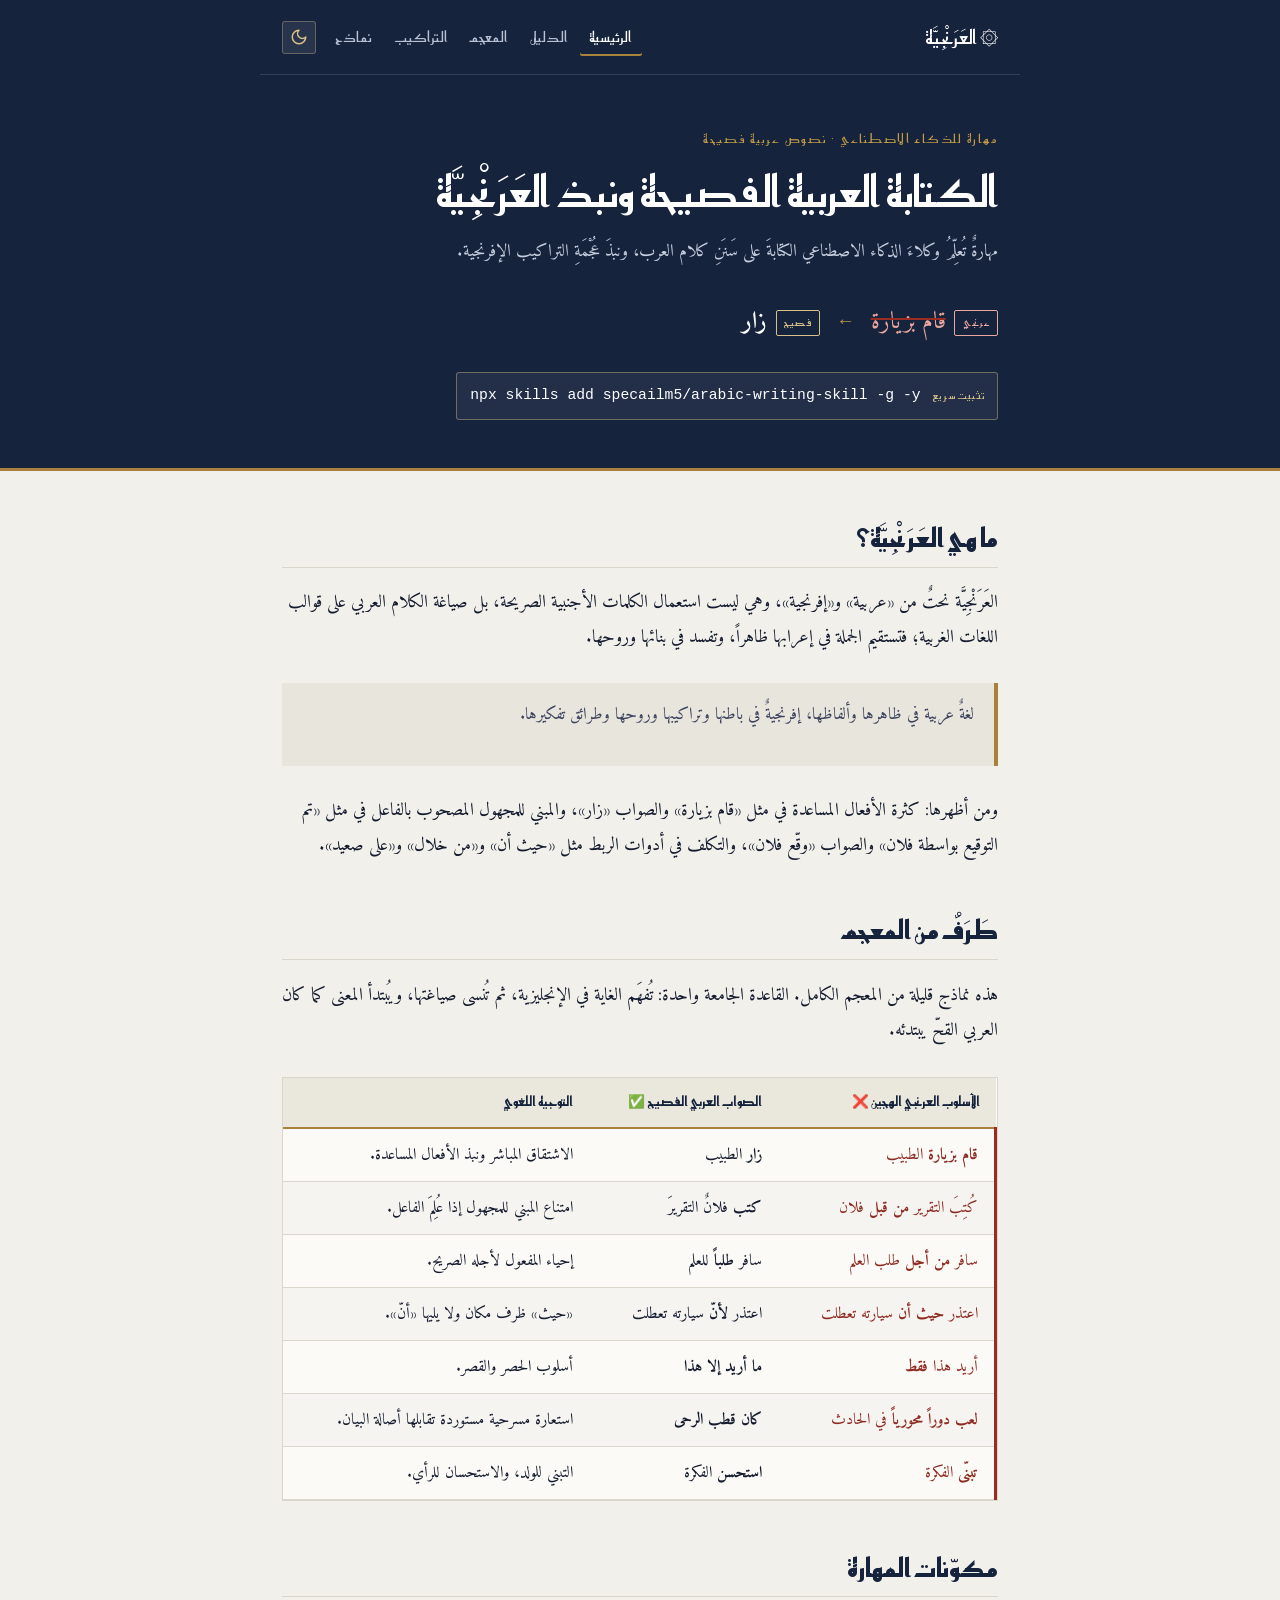
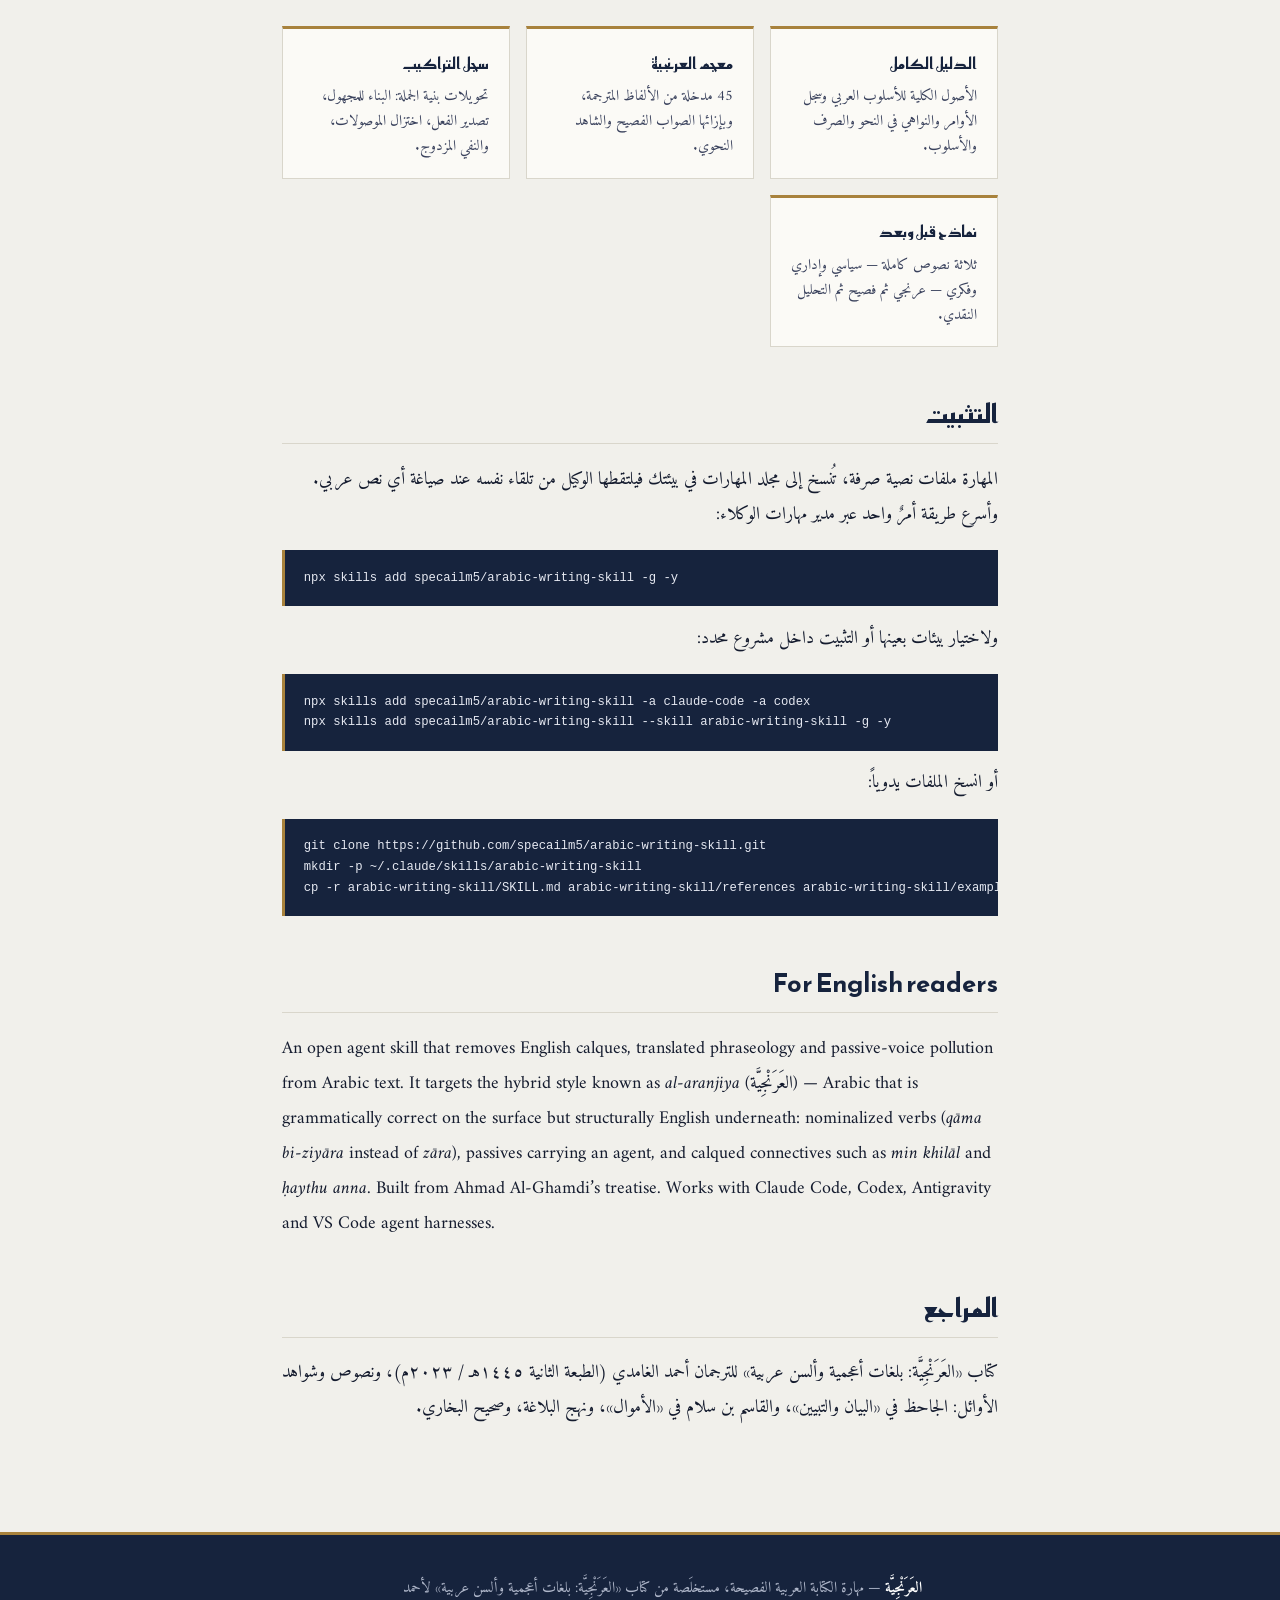
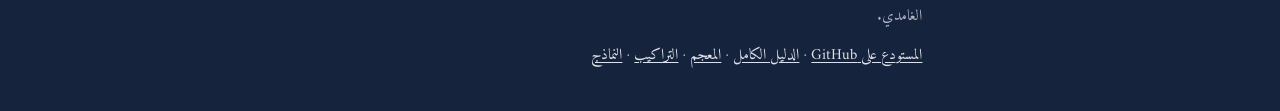
<file: docs/index.html>
<!DOCTYPE html>
<html lang="ar" dir="rtl">
<head>
<meta charset="utf-8">
<meta name="viewport" content="width=device-width, initial-scale=1">
<title>العرنجية: مهارة الكتابة العربية الفصيحة | Arabic Writing Skill</title>
<meta name="description" content="مهارة ذكاء اصطناعي تنقّي العربية من العرنجية: «قام بزيارة» ← «زار»، و«تم التوقيع بواسطة» ← «وقّع». Arabic writing skill that removes English calques from Arabic text.">
<link rel="canonical" href="https://specailm5.github.io/arabic-writing-skill/">
<meta name="robots" content="index,follow,max-snippet:-1,max-image-preview:large">
<meta name="author" content="Saif hassan">
<meta property="og:type" content="article">
<meta property="og:site_name" content="العَرَنْجِيَّة — مهارة الكتابة العربية الفصيحة">
<meta property="og:locale" content="ar_AR">
<meta property="og:title" content="العرنجية: مهارة الكتابة العربية الفصيحة | Arabic Writing Skill">
<meta property="og:description" content="مهارة ذكاء اصطناعي تنقّي العربية من العرنجية: «قام بزيارة» ← «زار»، و«تم التوقيع بواسطة» ← «وقّع». Arabic writing skill that removes English calques from Arabic text.">
<meta property="og:url" content="https://specailm5.github.io/arabic-writing-skill/">
<meta name="twitter:card" content="summary">
<meta name="twitter:title" content="العرنجية: مهارة الكتابة العربية الفصيحة | Arabic Writing Skill">
<meta name="twitter:description" content="مهارة ذكاء اصطناعي تنقّي العربية من العرنجية: «قام بزيارة» ← «زار»، و«تم التوقيع بواسطة» ← «وقّع». Arabic writing skill that removes English calques from Arabic text.">
<link rel="icon" href="favicon.svg" type="image/svg+xml">
<link rel="preconnect" href="https://fonts.googleapis.com">
<link rel="preconnect" href="https://fonts.gstatic.com" crossorigin>
<link rel="stylesheet" href="https://fonts.googleapis.com/css2?family=Amiri:ital,wght@0,400;0,700;1,400&amp;family=Reem+Kufi:wght@400;600&amp;display=swap">
<link rel="stylesheet" href="style.css?v=2">
<script src="theme.js"></script>
<script type="application/ld+json">{"@context":"https://schema.org","@graph":[{"@type":"WebSite","@id":"https://specailm5.github.io/arabic-writing-skill/#site","url":"https://specailm5.github.io/arabic-writing-skill/","name":"العَرَنْجِيَّة — مهارة الكتابة العربية الفصيحة","inLanguage":"ar","description":"مهارة للذكاء الاصطناعي تنقّي النص العربي من التراكيب الإفرنجية المترجمة (العرنجية)."},{"@type":"SoftwareApplication","@id":"https://specailm5.github.io/arabic-writing-skill/#app","name":"arabic-writing-skill","applicationCategory":"DeveloperApplication","operatingSystem":"Windows, macOS, Linux","url":"https://github.com/specailm5/arabic-writing-skill","codeRepository":"https://github.com/specailm5/arabic-writing-skill","inLanguage":["ar","en"],"description":"Agent skill for authentic Arabic writing: removes English calques, translated phraseology and passive-voice pollution from Arabic text.","offers":{"@type":"Offer","price":"0","priceCurrency":"USD"},"keywords":"العربية الفصيحة, العرنجية, Arabic writing, calque, translation, Claude skill, Codex, Antigravity"}]}</script>
</head>
<body>
<a class="skip" href="#main">تخطَّ إلى المتن</a>
<header class="top">
<div class="wrap bar">
<a class="brand" href="index.html">۞ العَرَنْجِيَّة</a>
<div class="bar-end">
<nav>
<a href="index.html" aria-current="page">الرئيسية</a>
<a href="guide.html">الدليل</a>
<a href="vocabulary.html">المعجم</a>
<a href="stylistic-patterns.html">التراكيب</a>
<a href="before-after.html">نماذج</a>
</nav>
<button type="button" class="theme-toggle" id="themeToggle" aria-label="تبديل المظهر" title="تبديل المظهر">
<svg class="theme-icon-sun" width="18" height="18" viewBox="0 0 24 24" fill="none" stroke="currentColor" stroke-width="2" stroke-linecap="round" stroke-linejoin="round" aria-hidden="true"><circle cx="12" cy="12" r="4"/><path d="M12 2v2M12 20v2M4.93 4.93l1.41 1.41M17.66 17.66l1.41 1.41M2 12h2M20 12h2M6.34 17.66l-1.41 1.41M19.07 4.93l-1.41 1.41"/></svg>
<svg class="theme-icon-moon" width="18" height="18" viewBox="0 0 24 24" fill="none" stroke="currentColor" stroke-width="2" stroke-linecap="round" stroke-linejoin="round" aria-hidden="true"><path d="M12 3a6 6 0 0 0 9 9 9 9 0 1 1-9-9Z"/></svg>
</button>
</div>
</div>
<div class="wrap hero">
<p class="eyebrow">مهارة للذكاء الاصطناعي · نصوص عربية فصيحة</p>
<h1>الكتابة العربية الفصيحة ونبذ العَرَنْجِيَّة</h1>
<p class="lede">مهارةٌ تُعلِّمُ وكلاءَ الذكاء الاصطناعي الكتابةَ على سَنَنِ كلام العرب، ونبذَ عُجْمَةِ التراكيب الإفرنجية.</p>
<div class="pair"><span class="side"><span class="tag tag-bad">عرنجي</span><del>قام بزيارة</del></span><span class="arrow" aria-hidden="true">←</span><span class="side"><span class="tag tag-good">فصيح</span><ins>زار</ins></span></div>
<div class="install"><span class="install-tag">تثبيت سريع</span><code class="cmd">npx skills add specailm5/arabic-writing-skill -g -y</code></div>
</div>
</header>
<main id="main">
<div class="wrap">
<div class="prose">
<h2>ما هي العَرَنْجِيَّة؟</h2>
<p>العَرَنْجِيَّة نحتٌ من «عربية» و«إفرنجية»، وهي ليست استعمال الكلمات الأجنبية الصريحة، بل صياغة الكلام العربي على قوالب اللغات الغربية؛ فتستقيم الجملة في إعرابها ظاهراً، وتفسد في بنائها وروحها.</p>
<blockquote><p>لغةٌ عربية في ظاهرها وألفاظها، إفرنجيةٌ في باطنها وتراكيبها وروحها وطرائق تفكيرها.</p></blockquote>
<p>ومن أظهرها: كثرة الأفعال المساعدة في مثل «قام بزيارة» والصواب «زار»، والمبني للمجهول المصحوب بالفاعل في مثل «تم التوقيع بواسطة فلان» والصواب «وقّع فلان»، والتكلف في أدوات الربط مثل «حيث أن» و«من خلال» و«على صعيد».</p>
<h2>طَرَفٌ من المعجم</h2>
<p>هذه نماذج قليلة من المعجم الكامل. القاعدة الجامعة واحدة: تُفهَم الغاية في الإنجليزية، ثم تُنسى صياغتها، ويُبتدأ المعنى كما كان العربي القحّ يبتدئه.</p>
<div class="tw t-wrong"><table><thead><tr><th>الأسلوب العرنجي الهجين ❌</th><th>الصواب العربي الفصيح ✅</th><th>التوجيه اللغوي</th></tr></thead><tbody><tr><td><strong>قام بزيارة</strong> الطبيب</td><td><strong>زار</strong> الطبيب</td><td>الاشتقاق المباشر ونبذ الأفعال المساعدة.</td></tr><tr><td>كُتِبَ التقرير <strong>من قبل</strong> فلان</td><td><strong>كتب</strong> فلانٌ التقريرَ</td><td>امتناع المبني للمجهول إذا عُلِمَ الفاعل.</td></tr><tr><td>سافر <strong>من أجل</strong> طلب العلم</td><td>سافر <strong>طلباً</strong> للعلم</td><td>إحياء المفعول لأجله الصريح.</td></tr><tr><td>اعتذر <strong>حيث أن</strong> سيارته تعطلت</td><td>اعتذر <strong>لأنّ</strong> سيارته تعطلت</td><td>«حيث» ظرف مكان ولا يليها «أنّ».</td></tr><tr><td>أريد هذا <strong>فقط</strong></td><td><strong>ما أريد إلا هذا</strong></td><td>أسلوب الحصر والقصر.</td></tr><tr><td><strong>لعب دوراً محورياً</strong> في الحادث</td><td><strong>كان قطب الرحى</strong></td><td>استعارة مسرحية مستوردة تقابلها أصالة البيان.</td></tr><tr><td><strong>تبنّى</strong> الفكرة</td><td><strong>استحسن</strong> الفكرة</td><td>التبني للولد، والاستحسان للرأي.</td></tr></tbody></table></div>
<h2>مكوّنات المهارة</h2>
<div class="cards">
<a class="card" href="guide.html"><h3>الدليل الكامل</h3><p>الأصول الكلية للأسلوب العربي وسجل الأوامر والنواهي في النحو والصرف والأسلوب.</p></a>
<a class="card" href="vocabulary.html"><h3>معجم العرنجية</h3><p>45 مدخلة من الألفاظ المترجمة، وبإزائها الصواب الفصيح والشاهد النحوي.</p></a>
<a class="card" href="stylistic-patterns.html"><h3>سجل التراكيب</h3><p>تحويلات بنية الجملة: البناء للمجهول، تصدير الفعل، اختزال الموصولات، والنفي المزدوج.</p></a>
<a class="card" href="before-after.html"><h3>نماذج قبل وبعد</h3><p>ثلاثة نصوص كاملة — سياسي وإداري وفكري — عرنجي ثم فصيح ثم التحليل النقدي.</p></a>
</div>
<h2>التثبيت</h2>
<p>المهارة ملفات نصية صرفة، تُنسخ إلى مجلد المهارات في بيئتك فيلتقطها الوكيل من تلقاء نفسه عند صياغة أي نص عربي. وأسرع طريقة أمرٌ واحد عبر مدير مهارات الوكلاء:</p>
<pre><code>npx skills add specailm5/arabic-writing-skill -g -y</code></pre>
<p>ولاختيار بيئات بعينها أو التثبيت داخل مشروع محدد:</p>
<pre><code>npx skills add specailm5/arabic-writing-skill -a claude-code -a codex
npx skills add specailm5/arabic-writing-skill --skill arabic-writing-skill -g -y</code></pre>
<p>أو انسخ الملفات يدوياً:</p>
<pre><code>git clone https://github.com/specailm5/arabic-writing-skill.git
mkdir -p ~/.claude/skills/arabic-writing-skill
cp -r arabic-writing-skill/SKILL.md arabic-writing-skill/references arabic-writing-skill/examples ~/.claude/skills/arabic-writing-skill/</code></pre>
<h2>For English readers</h2>
<p class="en">An open agent skill that removes English calques, translated phraseology and passive-voice pollution from Arabic text. It targets the hybrid style known as <em>al-aranjiya</em> (العَرَنْجِيَّة) — Arabic that is grammatically correct on the surface but structurally English underneath: nominalized verbs (<em>qāma bi-ziyāra</em> instead of <em>zāra</em>), passives carrying an agent, and calqued connectives such as <em>min khilāl</em> and <em>ḥaythu anna</em>. Built from Ahmad Al-Ghamdi’s treatise. Works with Claude Code, Codex, Antigravity and VS Code agent harnesses.</p>
<h2>المراجع</h2>
<p>كتاب «العَرَنْجِيَّة: بلغات أعجمية وألسن عربية» للترجمان أحمد الغامدي (الطبعة الثانية ١٤٤٥هـ / ٢٠٢٣م)، ونصوص وشواهد الأوائل: الجاحظ في «البيان والتبيين»، والقاسم بن سلام في «الأموال»، ونهج البلاغة، وصحيح البخاري.</p>
</div>
</div>
</main>
<footer>
<div class="wrap foot">
<p><strong>العَرَنْجِيَّة</strong> — مهارة الكتابة العربية الفصيحة، مستخلَصة من كتاب «العَرَنْجِيَّة: بلغات أعجمية وألسن عربية» لأحمد الغامدي.</p>
<p><a href="https://github.com/specailm5/arabic-writing-skill">المستودع على GitHub</a> · <a href="guide.html">الدليل الكامل</a> · <a href="vocabulary.html">المعجم</a> · <a href="stylistic-patterns.html">التراكيب</a> · <a href="before-after.html">النماذج</a></p>
</div>
</footer>
</body>
</html>
</file>
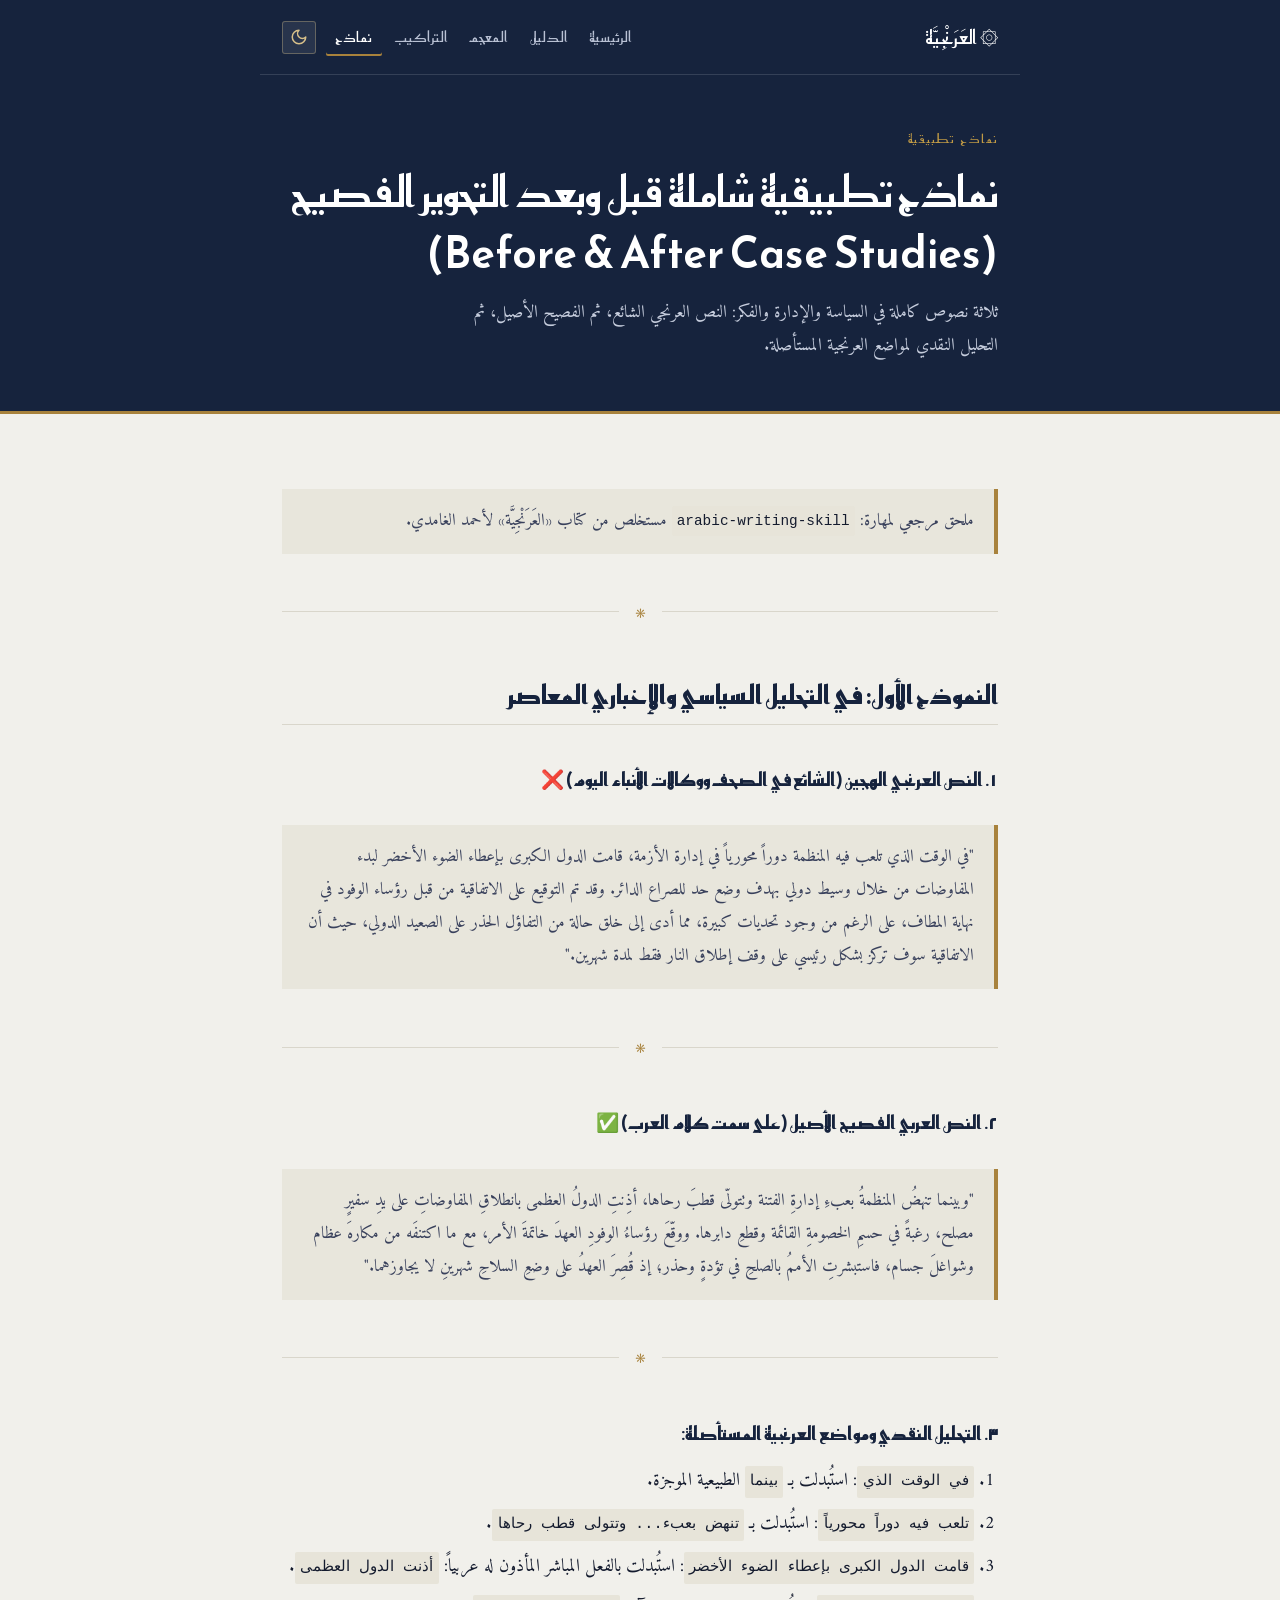
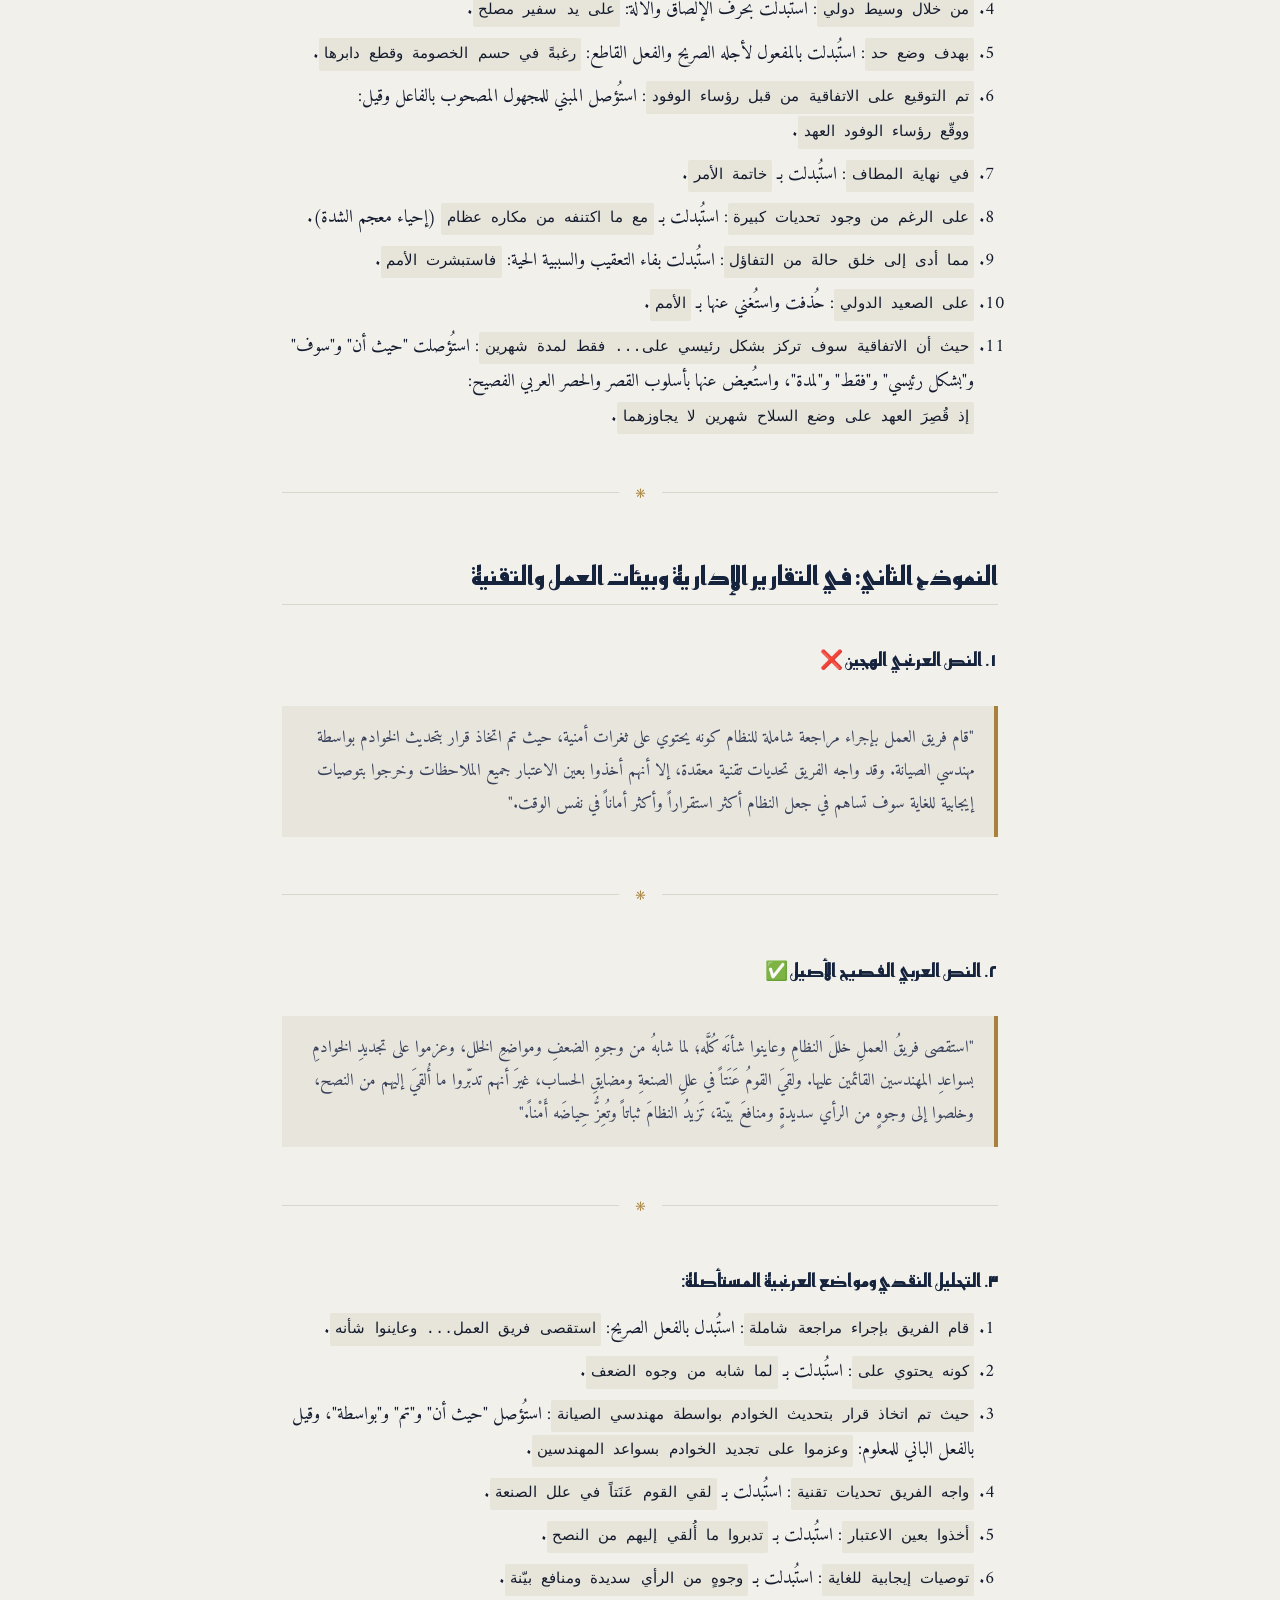
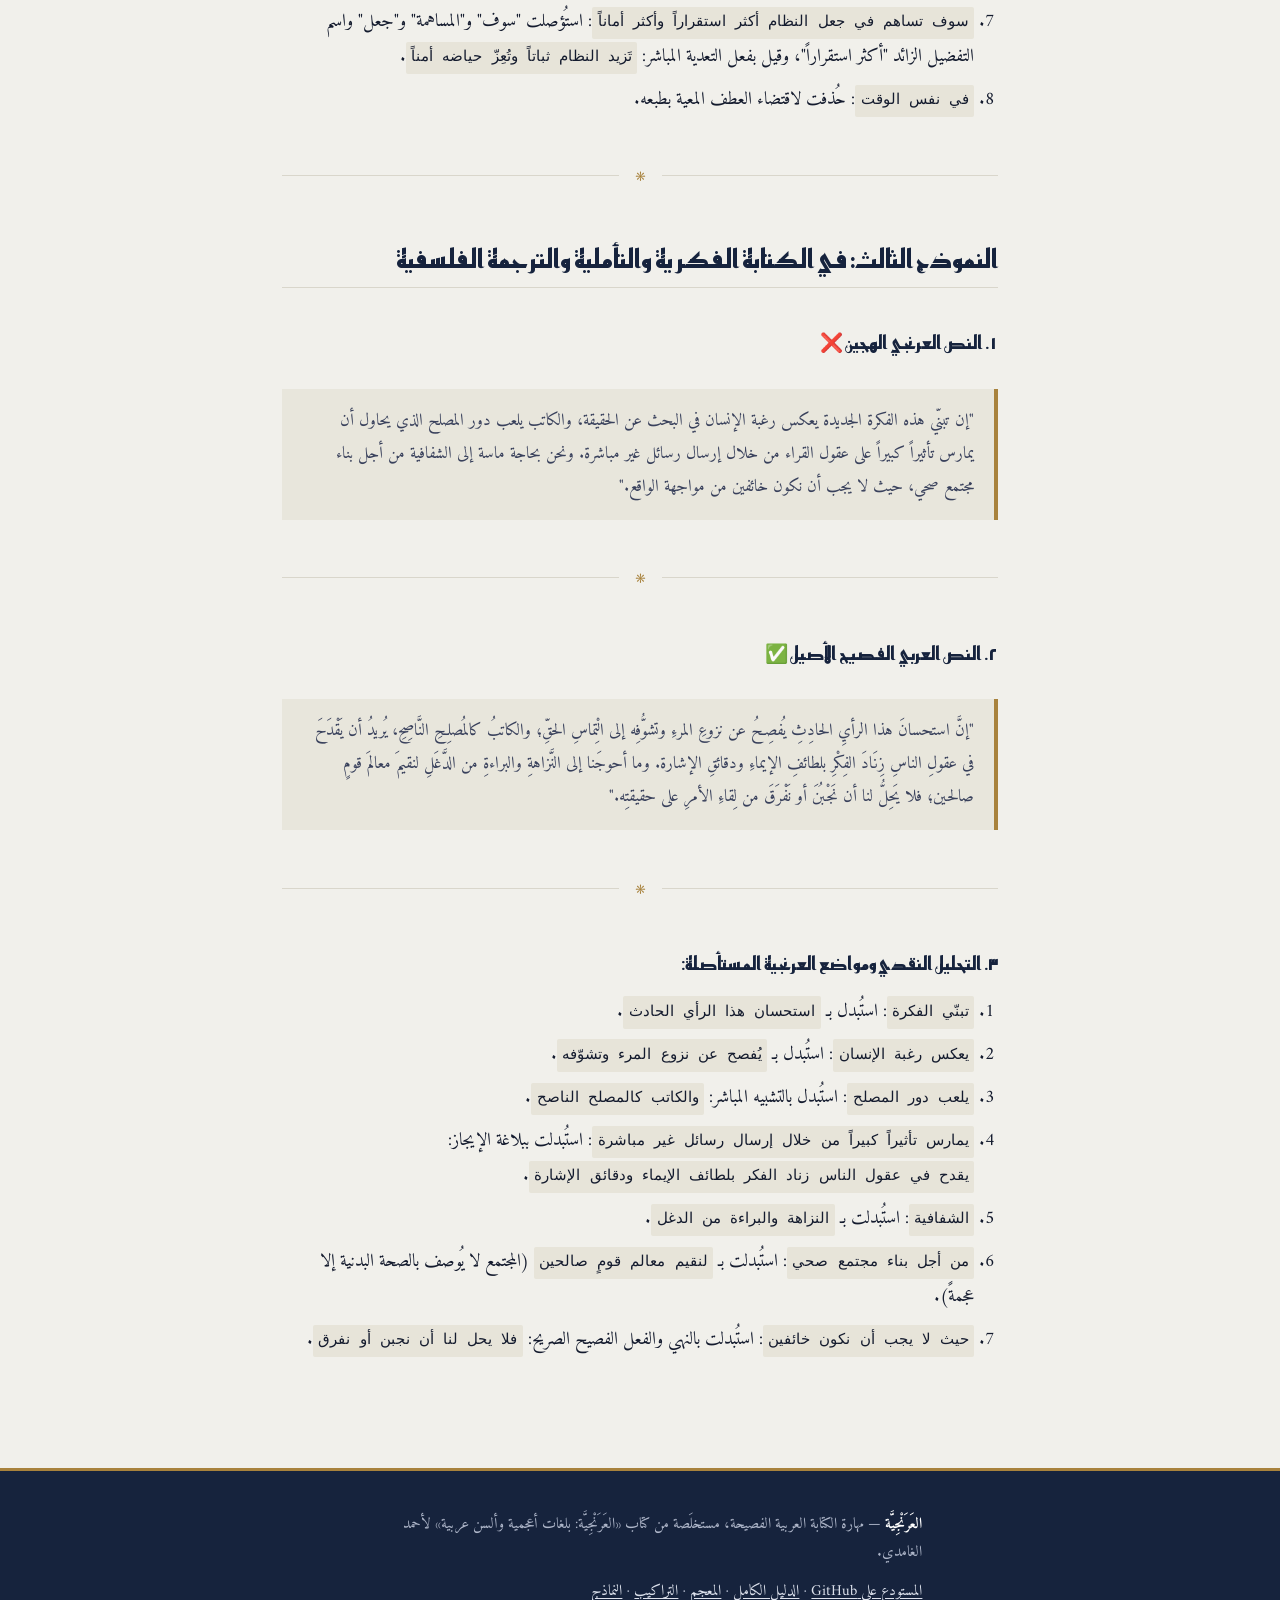
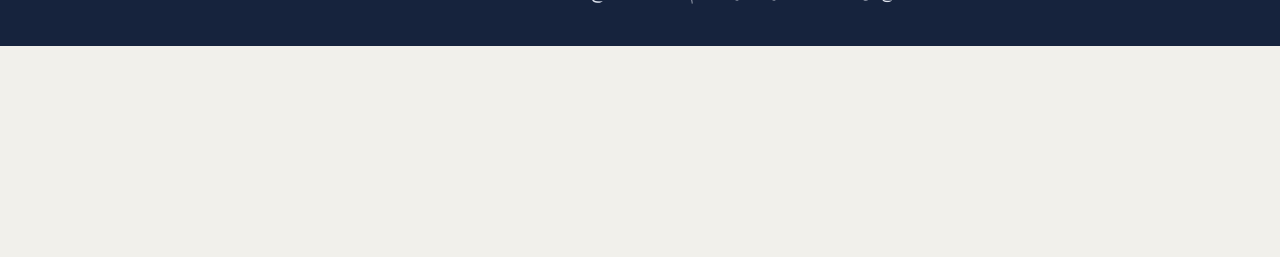
<file: docs/before-after.html>
<!DOCTYPE html>
<html lang="ar" dir="rtl">
<head>
<meta charset="utf-8">
<meta name="viewport" content="width=device-width, initial-scale=1">
<title>نماذج قبل وبعد: تحرير النص العربي من العرنجية</title>
<meta name="description" content="ثلاثة نماذج تطبيقية كاملة — في التحليل السياسي، والتقارير الإدارية، والكتابة الفكرية — تعرض النص العرنجي ثم الفصيح ثم التحليل النقدي لمواضع العرنجية.">
<link rel="canonical" href="https://specailm5.github.io/arabic-writing-skill/before-after.html">
<meta name="robots" content="index,follow,max-snippet:-1,max-image-preview:large">
<meta name="author" content="Saif hassan">
<meta property="og:type" content="article">
<meta property="og:site_name" content="العَرَنْجِيَّة — مهارة الكتابة العربية الفصيحة">
<meta property="og:locale" content="ar_AR">
<meta property="og:title" content="نماذج قبل وبعد: تحرير النص العربي من العرنجية">
<meta property="og:description" content="ثلاثة نماذج تطبيقية كاملة — في التحليل السياسي، والتقارير الإدارية، والكتابة الفكرية — تعرض النص العرنجي ثم الفصيح ثم التحليل النقدي لمواضع العرنجية.">
<meta property="og:url" content="https://specailm5.github.io/arabic-writing-skill/before-after.html">
<meta name="twitter:card" content="summary">
<meta name="twitter:title" content="نماذج قبل وبعد: تحرير النص العربي من العرنجية">
<meta name="twitter:description" content="ثلاثة نماذج تطبيقية كاملة — في التحليل السياسي، والتقارير الإدارية، والكتابة الفكرية — تعرض النص العرنجي ثم الفصيح ثم التحليل النقدي لمواضع العرنجية.">
<link rel="icon" href="favicon.svg" type="image/svg+xml">
<link rel="preconnect" href="https://fonts.googleapis.com">
<link rel="preconnect" href="https://fonts.gstatic.com" crossorigin>
<link rel="stylesheet" href="https://fonts.googleapis.com/css2?family=Amiri:ital,wght@0,400;0,700;1,400&amp;family=Reem+Kufi:wght@400;600&amp;display=swap">
<link rel="stylesheet" href="style.css?v=2">
<script src="theme.js"></script>
<script type="application/ld+json">{"@context":"https://schema.org","@graph":[{"@type":"Article","@id":"https://specailm5.github.io/arabic-writing-skill/before-after.html#article","headline":"نماذج تطبيقية شاملة قبل وبعد التحوير الفصيح (Before &amp; After Case Studies)","description":"نماذج تطبيقية قبل وبعد التحوير الفصيح.","inLanguage":"ar","isPartOf":{"@id":"https://specailm5.github.io/arabic-writing-skill/#site"},"mainEntityOfPage":"https://specailm5.github.io/arabic-writing-skill/before-after.html","author":{"@type":"Person","name":"Saif hassan"},"about":["العرنجية","Arabic writing","Arabic calques"]},{"@type":"BreadcrumbList","itemListElement":[{"@type":"ListItem","position":1,"name":"الرئيسية","item":"https://specailm5.github.io/arabic-writing-skill/"},{"@type":"ListItem","position":2,"name":"نماذج","item":"https://specailm5.github.io/arabic-writing-skill/before-after.html"}]}]}</script>
</head>
<body>
<a class="skip" href="#main">تخطَّ إلى المتن</a>
<header class="top">
<div class="wrap bar">
<a class="brand" href="index.html">۞ العَرَنْجِيَّة</a>
<div class="bar-end">
<nav>
<a href="index.html">الرئيسية</a>
<a href="guide.html">الدليل</a>
<a href="vocabulary.html">المعجم</a>
<a href="stylistic-patterns.html">التراكيب</a>
<a href="before-after.html" aria-current="page">نماذج</a>
</nav>
<button type="button" class="theme-toggle" id="themeToggle" aria-label="تبديل المظهر" title="تبديل المظهر">
<svg class="theme-icon-sun" width="18" height="18" viewBox="0 0 24 24" fill="none" stroke="currentColor" stroke-width="2" stroke-linecap="round" stroke-linejoin="round" aria-hidden="true"><circle cx="12" cy="12" r="4"/><path d="M12 2v2M12 20v2M4.93 4.93l1.41 1.41M17.66 17.66l1.41 1.41M2 12h2M20 12h2M6.34 17.66l-1.41 1.41M19.07 4.93l-1.41 1.41"/></svg>
<svg class="theme-icon-moon" width="18" height="18" viewBox="0 0 24 24" fill="none" stroke="currentColor" stroke-width="2" stroke-linecap="round" stroke-linejoin="round" aria-hidden="true"><path d="M12 3a6 6 0 0 0 9 9 9 9 0 1 1-9-9Z"/></svg>
</button>
</div>
</div>
<div class="wrap hero">
<p class="eyebrow">نماذج تطبيقية</p>
<h1>نماذج تطبيقية شاملة قبل وبعد التحوير الفصيح (Before &amp; After Case Studies)</h1>
<p class="lede">ثلاثة نصوص كاملة في السياسة والإدارة والفكر: النص العرنجي الشائع، ثم الفصيح الأصيل، ثم التحليل النقدي لمواضع العرنجية المستأصلة.</p>
</div>
</header>
<main id="main">
<div class="wrap">
<div class="prose"><blockquote>ملحق مرجعي لمهارة: <code>arabic-writing-skill</code> مستخلص من كتاب «العَرَنْجِيَّة» لأحمد الغامدي.</blockquote>
<div class="orn" aria-hidden="true">۞</div>
<h2 id="النموذج-الأول-في-التحليل-السياسي-والإخباري-المعاصر">النموذج الأول: في التحليل السياسي والإخباري المعاصر</h2>
<h3 id="١-النص-العرنجي-الهجين-الشائع-في-الصحف-ووكالات-الأنباء-اليوم">١. النص العرنجي الهجين (الشائع في الصحف ووكالات الأنباء اليوم) ❌</h3>
<blockquote>&quot;في الوقت الذي تلعب فيه المنظمة دوراً محورياً في إدارة الأزمة، قامت الدول الكبرى بإعطاء الضوء الأخضر لبدء المفاوضات من خلال وسيط دولي بهدف وضع حد للصراع الدائر. وقد تم التوقيع على الاتفاقية من قبل رؤساء الوفود في نهاية المطاف، على الرغم من وجود تحديات كبيرة، مما أدى إلى خلق حالة من التفاؤل الحذر على الصعيد الدولي، حيث أن الاتفاقية سوف تركز بشكل رئيسي على وقف إطلاق النار فقط لمدة شهرين.&quot;</blockquote>
<div class="orn" aria-hidden="true">۞</div>
<h3 id="٢-النص-العربي-الفصيح-الأصيل-على-سمت-كلام-العرب">٢. النص العربي الفصيح الأصيل (على سمت كلام العرب) ✅</h3>
<blockquote>&quot;وبينما تنهضُ المنظمةُ بعبءِ إدارةِ الفتنة وتتولّى قطبَ رحاها، أذِنتِ الدولُ العظمى بانطلاقِ المفاوضاتِ على يدِ سفيرٍ مصلح، رغبةً في حسمِ الخصومةِ القائمة وقطعِ دابرها. ووقّعَ رؤساءُ الوفودِ العهدَ خاتمةَ الأمر، مع ما اكتنفَه من مكارهَ عظام وشواغلَ جسام، فاستبشرتِ الأممُ بالصلحِ في تؤدةٍ وحذر؛ إذ قُصِرَ العهدُ على وضعِ السلاحِ شهرينِ لا يجاوزهما.&quot;</blockquote>
<div class="orn" aria-hidden="true">۞</div>
<h3 id="٣-التحليل-النقدي-ومواضع-العرنجية-المستأصلة">٣. التحليل النقدي ومواضع العرنجية المستأصلة:</h3>
<ol><li><code>في الوقت الذي</code>: استُبدلت بـ <code>بينما</code> الطبيعية الموجزة.</li><li><code>تلعب فيه دوراً محورياً</code>: استُبدلت بـ <code>تنهض بعبء... وتتولى قطب رحاها</code>.</li><li><code>قامت الدول الكبرى بإعطاء الضوء الأخضر</code>: استُبدلت بالفعل المباشر المأذون له عربياً: <code>أذنت الدول العظمى</code>.</li><li><code>من خلال وسيط دولي</code>: استُبدلت بحرف الإلصاق والآلة: <code>على يد سفير مصلح</code>.</li><li><code>بهدف وضع حد</code>: استُبدلت بالمفعول لأجله الصريح والفعل القاطع: <code>رغبةً في حسم الخصومة وقطع دابرها</code>.</li><li><code>تم التوقيع على الاتفاقية من قبل رؤساء الوفود</code>: استُؤصل المبني للمجهول المصحوب بالفاعل وقيل: <code>ووقّع رؤساء الوفود العهد</code>.</li><li><code>في نهاية المطاف</code>: استُبدلت بـ <code>خاتمة الأمر</code>.</li><li><code>على الرغم من وجود تحديات كبيرة</code>: استُبدلت بـ <code>مع ما اكتنفه من مكاره عظام</code> (إحياء معجم الشدة).</li><li><code>مما أدى إلى خلق حالة من التفاؤل</code>: استُبدلت بفاء التعقيب والسببية الحية: <code>فاستبشرت الأمم</code>.</li><li><code>على الصعيد الدولي</code>: حُذفت واستُغني عنها بـ <code>الأمم</code>.</li><li><code>حيث أن الاتفاقية سوف تركز بشكل رئيسي على... فقط لمدة شهرين</code>: استُؤصلت &quot;حيث أن&quot; و&quot;سوف&quot; و&quot;بشكل رئيسي&quot; و&quot;فقط&quot; و&quot;لمدة&quot;، واستُعيض عنها بأسلوب القصر والحصر العربي الفصيح: <code>إذ قُصِرَ العهد على وضع السلاح شهرين لا يجاوزهما</code>.</li></ol>
<div class="orn" aria-hidden="true">۞</div>
<h2 id="النموذج-الثاني-في-التقارير-الإدارية-وبيئات-العمل-والتقنية">النموذج الثاني: في التقارير الإدارية وبيئات العمل والتقنية</h2>
<h3 id="١-النص-العرنجي-الهجين">١. النص العرنجي الهجين ❌</h3>
<blockquote>&quot;قام فريق العمل بإجراء مراجعة شاملة للنظام كونه يحتوي على ثغرات أمنية، حيث تم اتخاذ قرار بتحديث الخوادم بواسطة مهندسي الصيانة. وقد واجه الفريق تحديات تقنية معقدة، إلا أنهم أخذوا بعين الاعتبار جميع الملاحظات وخرجوا بتوصيات إيجابية للغاية سوف تساهم في جعل النظام أكثر استقراراً وأكثر أماناً في نفس الوقت.&quot;</blockquote>
<div class="orn" aria-hidden="true">۞</div>
<h3 id="٢-النص-العربي-الفصيح-الأصيل">٢. النص العربي الفصيح الأصيل ✅</h3>
<blockquote>&quot;استقصى فريقُ العملِ خللَ النظامِ وعاينوا شأنَه كُلَّه؛ لما شابهُ من وجوهِ الضعفِ ومواضعِ الخلل، وعزموا على تجديدِ الخوادمِ بسواعدِ المهندسين القائمين عليها. ولقيَ القومُ عَنَتاً في عللِ الصنعةِ ومضايقِ الحساب، غيرَ أنهم تدبّروا ما أُلقيَ إليهم من النصح، وخلصوا إلى وجوهٍ من الرأي سديدةٍ ومنافعَ بيّنة، تَزيدُ النظامَ ثباتاً وتُعِزُّ حِياضَه أَمْناً.&quot;</blockquote>
<div class="orn" aria-hidden="true">۞</div>
<h3 id="٣-التحليل-النقدي-ومواضع-العرنجية-المستأصلة-2">٣. التحليل النقدي ومواضع العرنجية المستأصلة:</h3>
<ol><li><code>قام الفريق بإجراء مراجعة شاملة</code>: استُبدل بالفعل الصريح: <code>استقصى فريق العمل... وعاينوا شأنه</code>.</li><li><code>كونه يحتوي على</code>: استُبدلت بـ <code>لما شابه من وجوه الضعف</code>.</li><li><code>حيث تم اتخاذ قرار بتحديث الخوادم بواسطة مهندسي الصيانة</code>: استُؤصل &quot;حيث أن&quot; و&quot;تم&quot; و&quot;بواسطة&quot;، وقيل بالفعل الباني للمعلوم: <code>وعزموا على تجديد الخوادم بسواعد المهندسين</code>.</li><li><code>واجه الفريق تحديات تقنية</code>: استُبدلت بـ <code>لقي القوم عَنَتاً في علل الصنعة</code>.</li><li><code>أخذوا بعين الاعتبار</code>: استُبدلت بـ <code>تدبروا ما أُلقي إليهم من النصح</code>.</li><li><code>توصيات إيجابية للغاية</code>: استُبدلت بـ <code>وجوهٍ من الرأي سديدة ومنافع بيّنة</code>.</li><li><code>سوف تساهم في جعل النظام أكثر استقراراً وأكثر أماناً</code>: استُؤصلت &quot;سوف&quot; و&quot;المساهمة&quot; و&quot;جعل&quot; واسم التفضيل الزائد &quot;أكثر استقراراً&quot;، وقيل بفعل التعدية المباشر: <code>تَزيد النظام ثباتاً وتُعِزّ حياضه أمناً</code>.</li><li><code>في نفس الوقت</code>: حُذفت لاقتضاء العطف المعية بطبعه.</li></ol>
<div class="orn" aria-hidden="true">۞</div>
<h2 id="النموذج-الثالث-في-الكتابة-الفكرية-والتأملية-والترجمة-الفلسفي">النموذج الثالث: في الكتابة الفكرية والتأملية والترجمة الفلسفية</h2>
<h3 id="١-النص-العرنجي-الهجين-2">١. النص العرنجي الهجين ❌</h3>
<blockquote>&quot;إن تبنّي هذه الفكرة الجديدة يعكس رغبة الإنسان في البحث عن الحقيقة، والكاتب يلعب دور المصلح الذي يحاول أن يمارس تأثيراً كبيراً على عقول القراء من خلال إرسال رسائل غير مباشرة. ونحن بحاجة ماسة إلى الشفافية من أجل بناء مجتمع صحي، حيث لا يجب أن نكون خائفين من مواجهة الواقع.&quot;</blockquote>
<div class="orn" aria-hidden="true">۞</div>
<h3 id="٢-النص-العربي-الفصيح-الأصيل-2">٢. النص العربي الفصيح الأصيل ✅</h3>
<blockquote>&quot;إنَّ استحسانَ هذا الرأيِ الحادِثِ يُفصِحُ عن نزوعِ المرءِ وتشوُّفِه إلى الْتِماسِ الحقِّ؛ والكاتبُ كالمُصلِحِ النَّاصِحِ، يُريدُ أن يَقْدَحَ في عقولِ الناسِ زِنَادَ الفِكْرِ بلطائفِ الإيماءِ ودقائقِ الإشارة. وما أحوجَنا إلى النَّزاهةِ والبراءةِ من الدَّغَلِ لنقيمَ معالمَ قومٍ صالحين؛ فلا يَحِلُّ لنا أن نَجْبُنَ أو نَفْرَقَ من لِقاءِ الأمرِ على حقيقتِه.&quot;</blockquote>
<div class="orn" aria-hidden="true">۞</div>
<h3 id="٣-التحليل-النقدي-ومواضع-العرنجية-المستأصلة-3">٣. التحليل النقدي ومواضع العرنجية المستأصلة:</h3>
<ol><li><code>تبنّي الفكرة</code>: استُبدل بـ <code>استحسان هذا الرأي الحادث</code>.</li><li><code>يعكس رغبة الإنسان</code>: استُبدل بـ <code>يُفصح عن نزوع المرء وتشوّفه</code>.</li><li><code>يلعب دور المصلح</code>: استُبدل بالتشبيه المباشر: <code>والكاتب كالمصلح الناصح</code>.</li><li><code>يمارس تأثيراً كبيراً من خلال إرسال رسائل غير مباشرة</code>: استُبدلت ببلاغة الإيجاز: <code>يقدح في عقول الناس زناد الفكر بلطائف الإيماء ودقائق الإشارة</code>.</li><li><code>الشفافية</code>: استُبدلت بـ <code>النزاهة والبراءة من الدغل</code>.</li><li><code>من أجل بناء مجتمع صحي</code>: استُبدلت بـ <code>لنقيم معالم قومٍ صالحين</code> (المجتمع لا يُوصف بالصحة البدنية إلا عجمةً).</li><li><code>حيث لا يجب أن نكون خائفين</code>: استُبدلت بالنهي والفعل الفصيح الصريح: <code>فلا يحل لنا أن نجبن أو نفرق</code>.</li></ol></div>
</div>
</main>
<footer>
<div class="wrap foot">
<p><strong>العَرَنْجِيَّة</strong> — مهارة الكتابة العربية الفصيحة، مستخلَصة من كتاب «العَرَنْجِيَّة: بلغات أعجمية وألسن عربية» لأحمد الغامدي.</p>
<p><a href="https://github.com/specailm5/arabic-writing-skill">المستودع على GitHub</a> · <a href="guide.html">الدليل الكامل</a> · <a href="vocabulary.html">المعجم</a> · <a href="stylistic-patterns.html">التراكيب</a> · <a href="before-after.html">النماذج</a></p>
</div>
</footer>
</body>
</html>
</file>
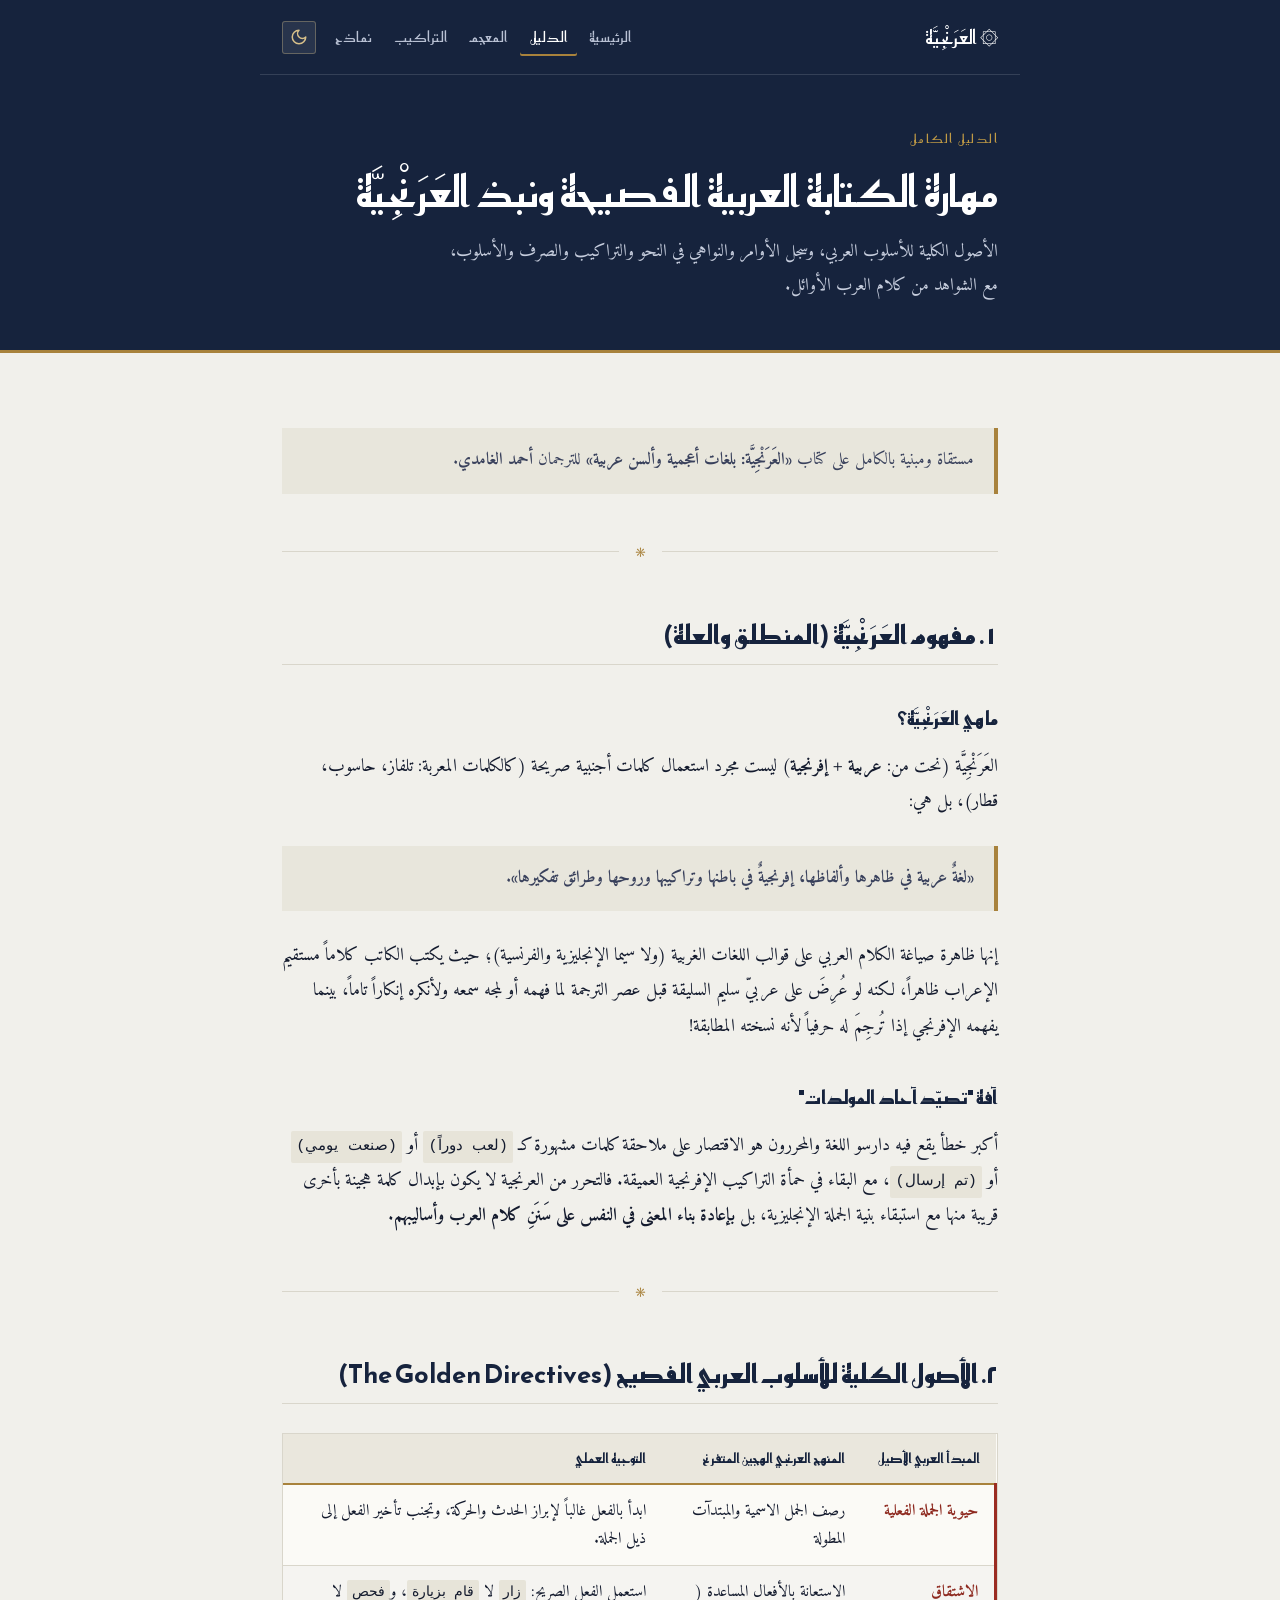
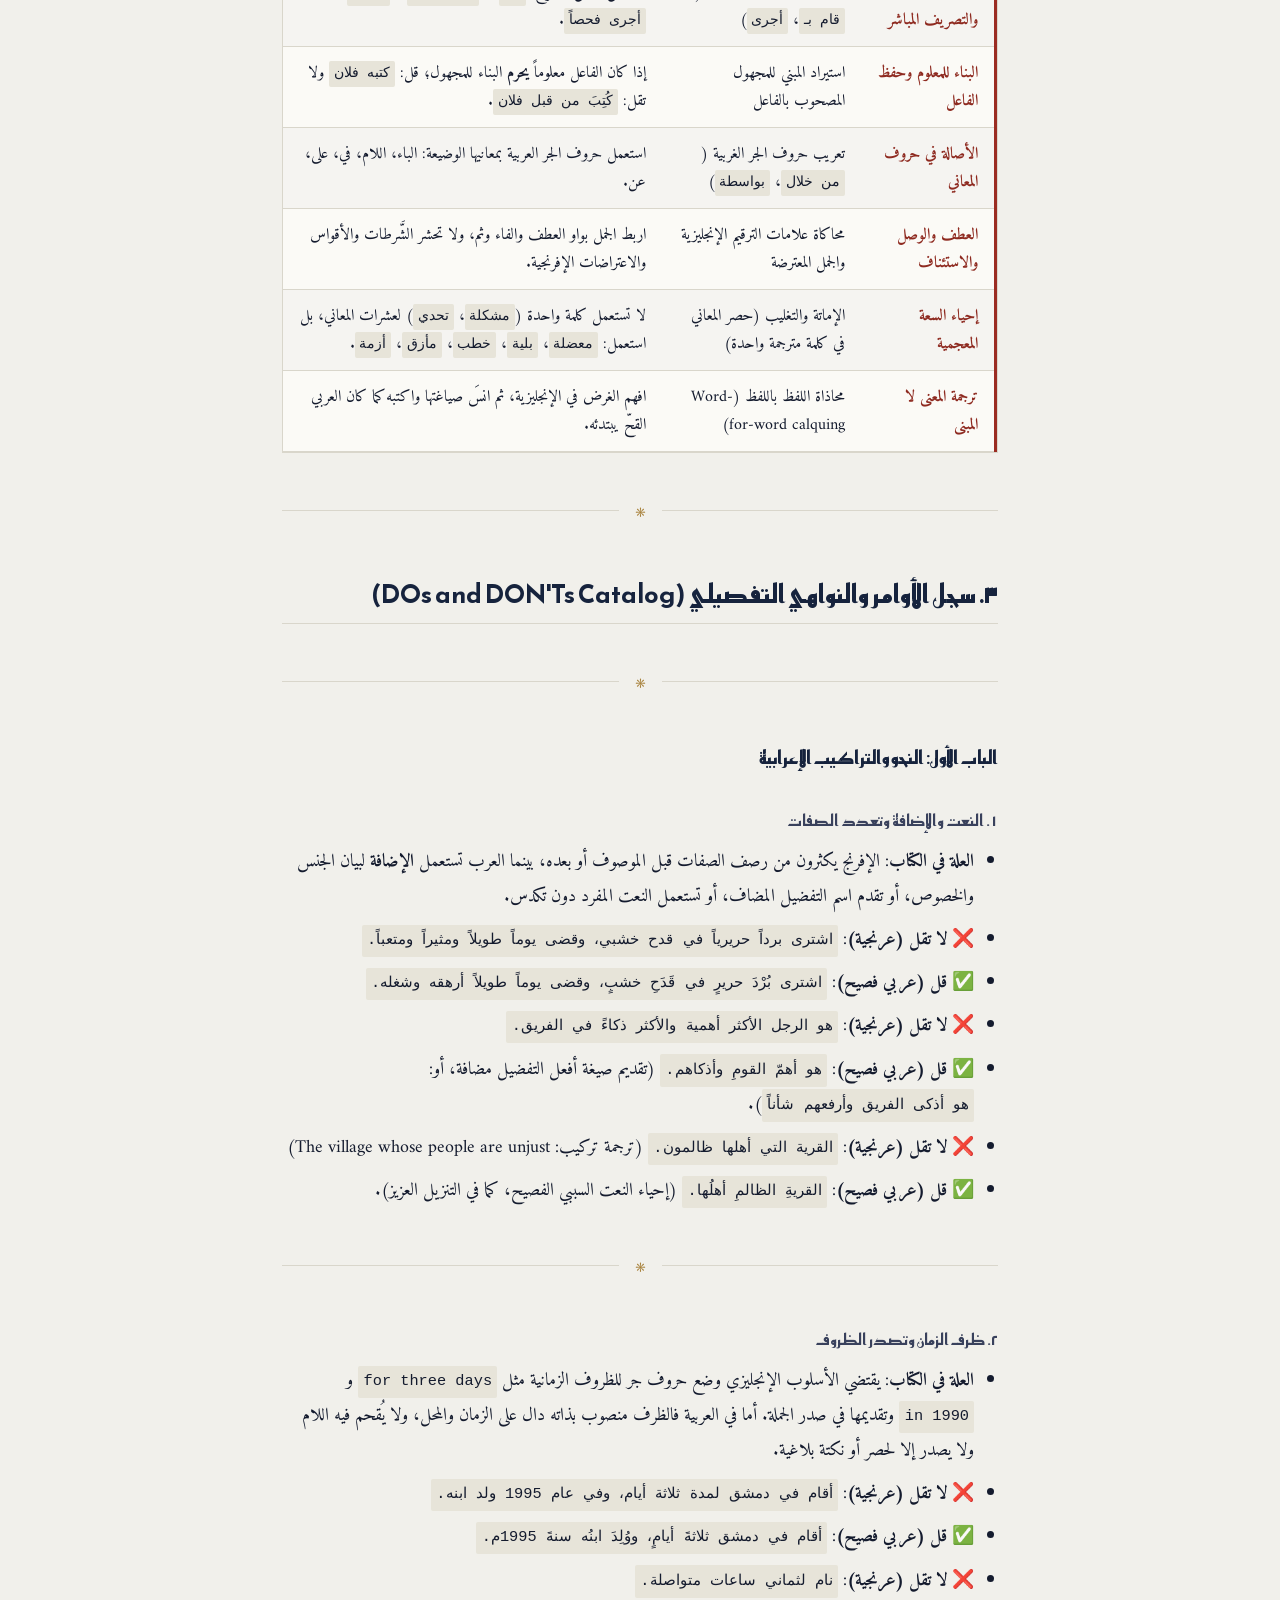
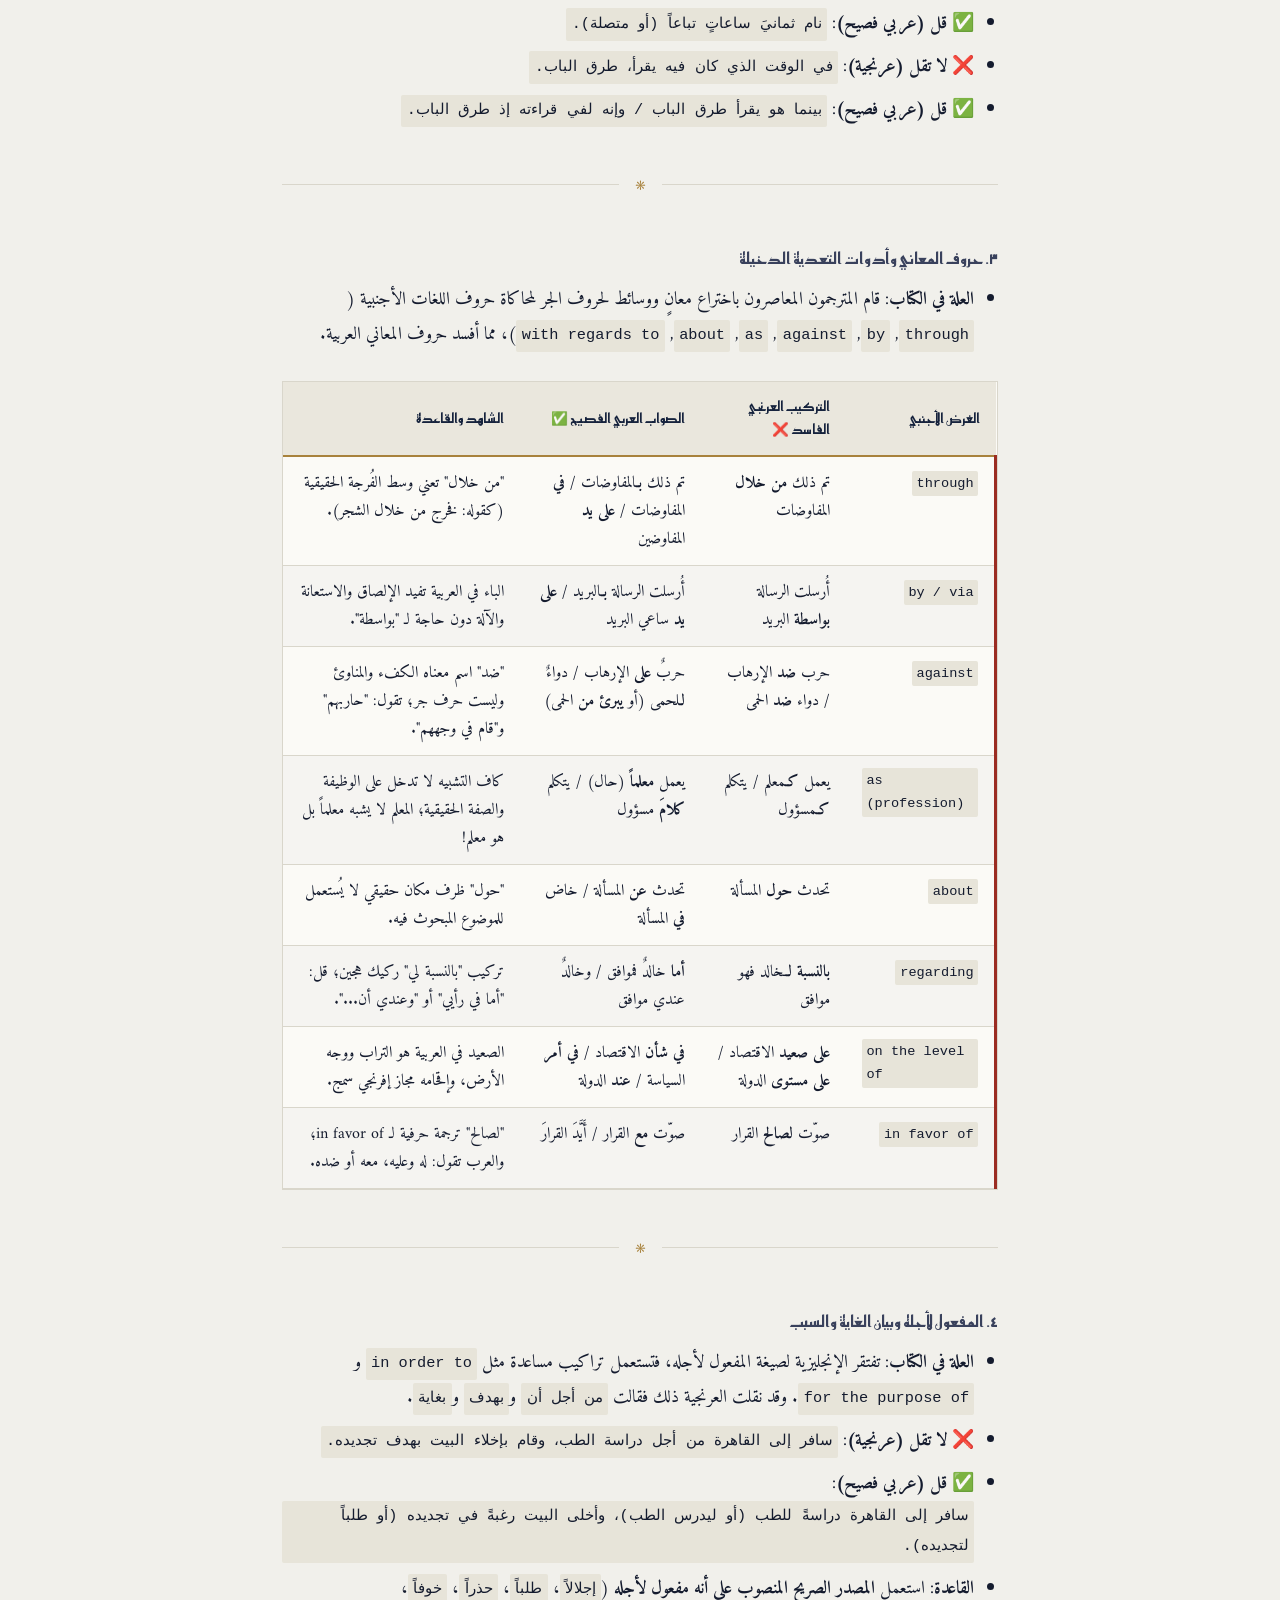
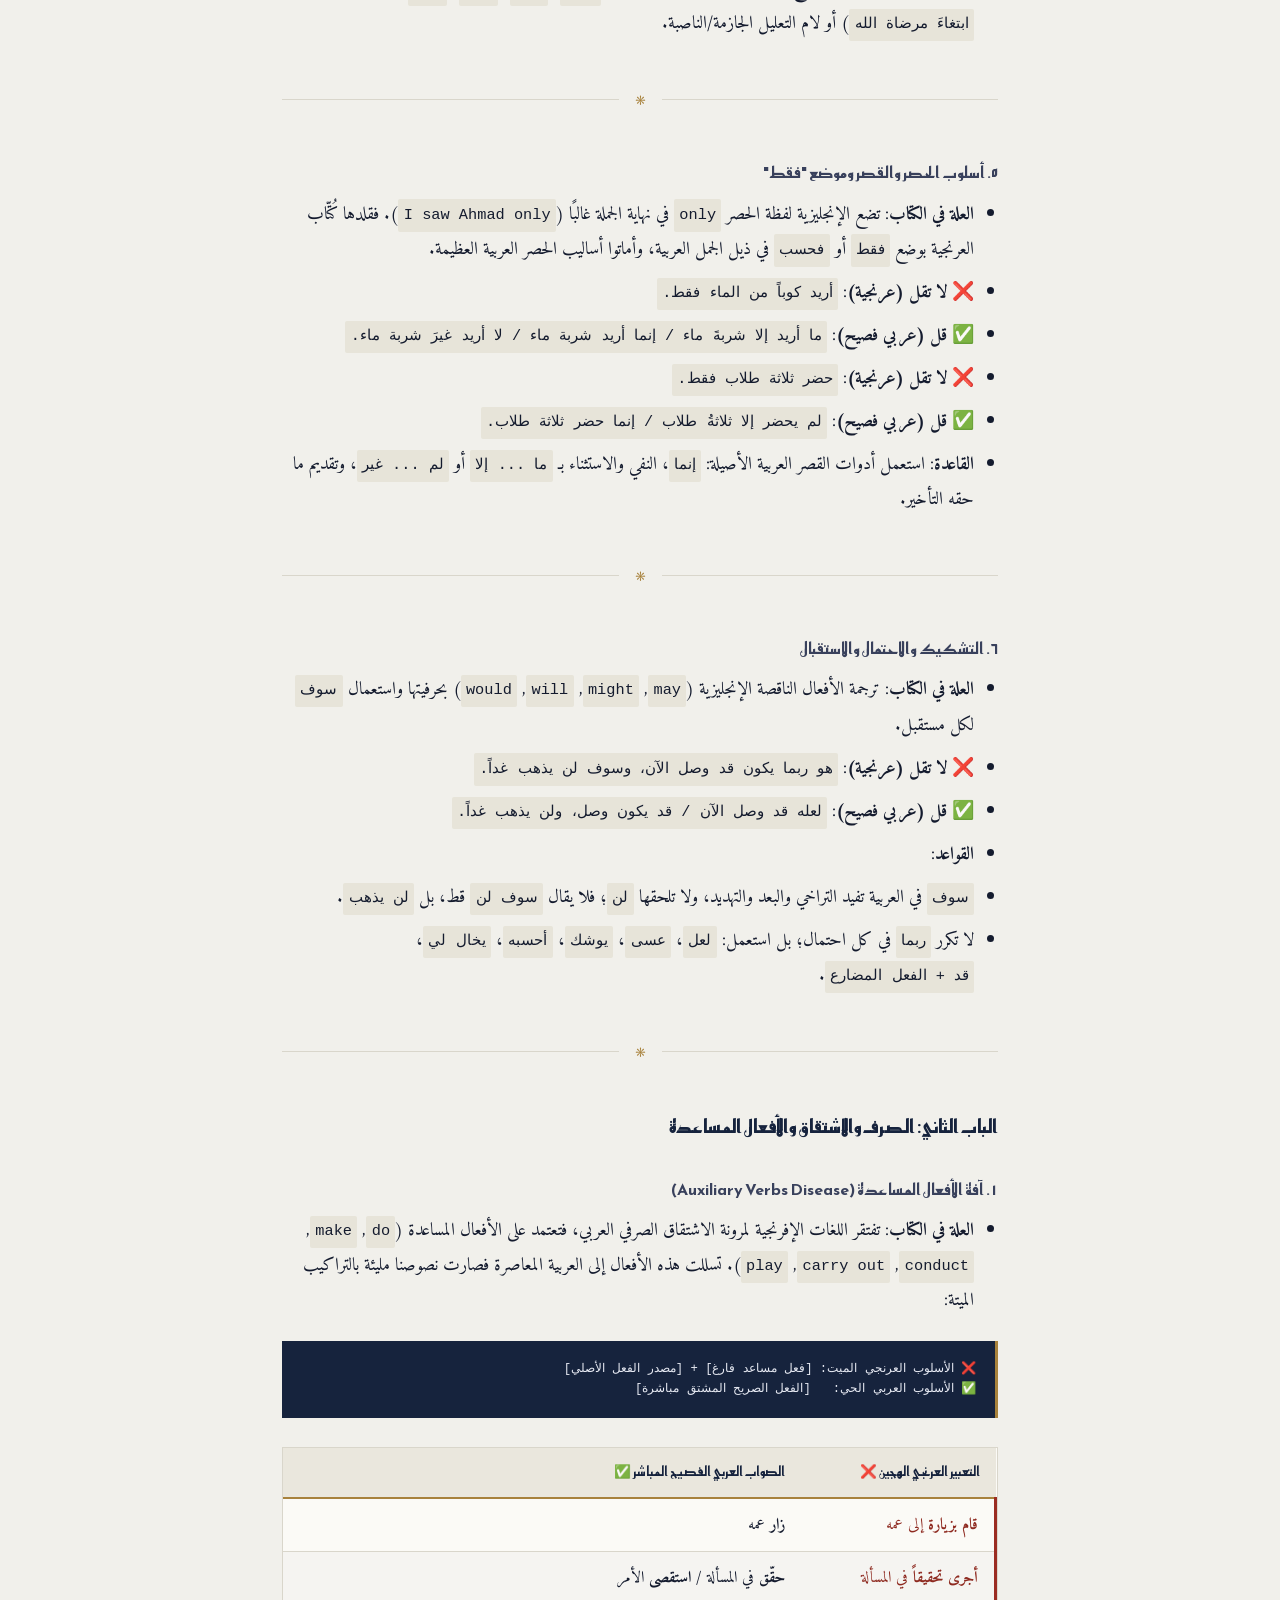
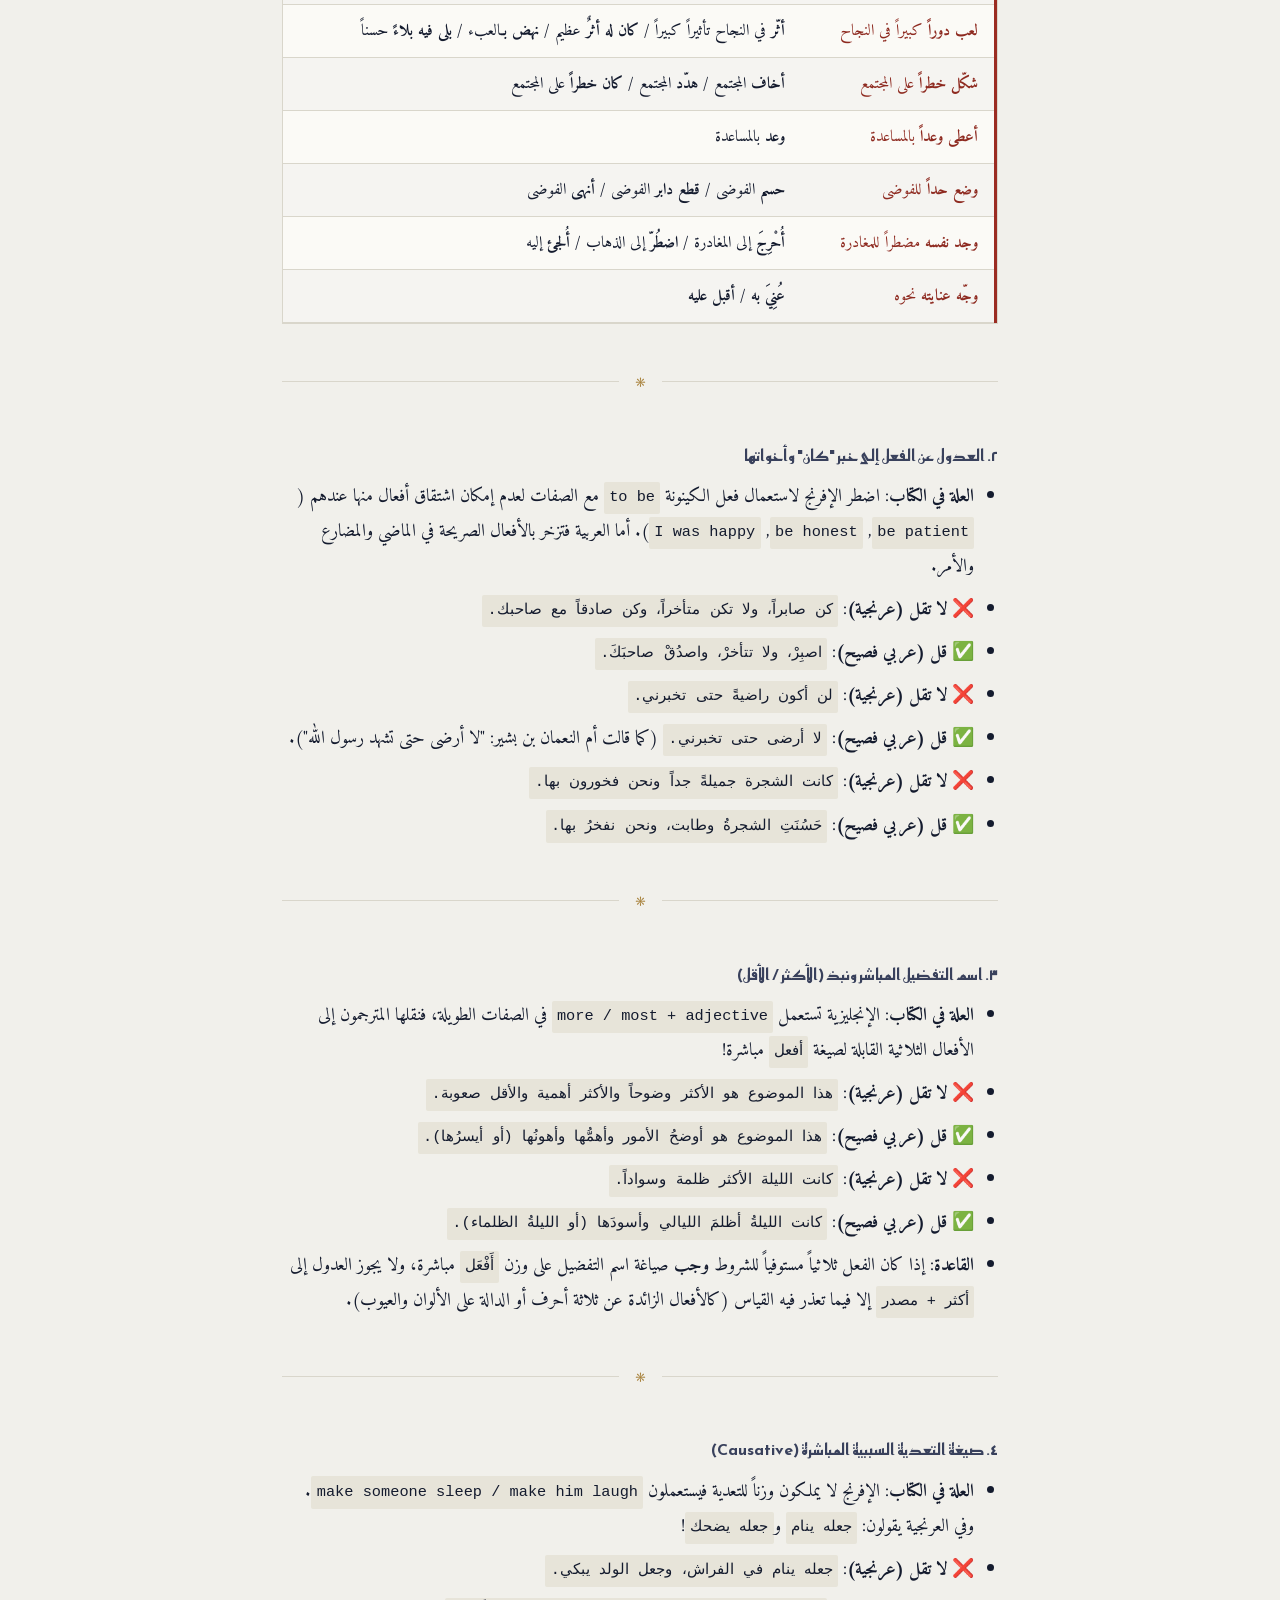
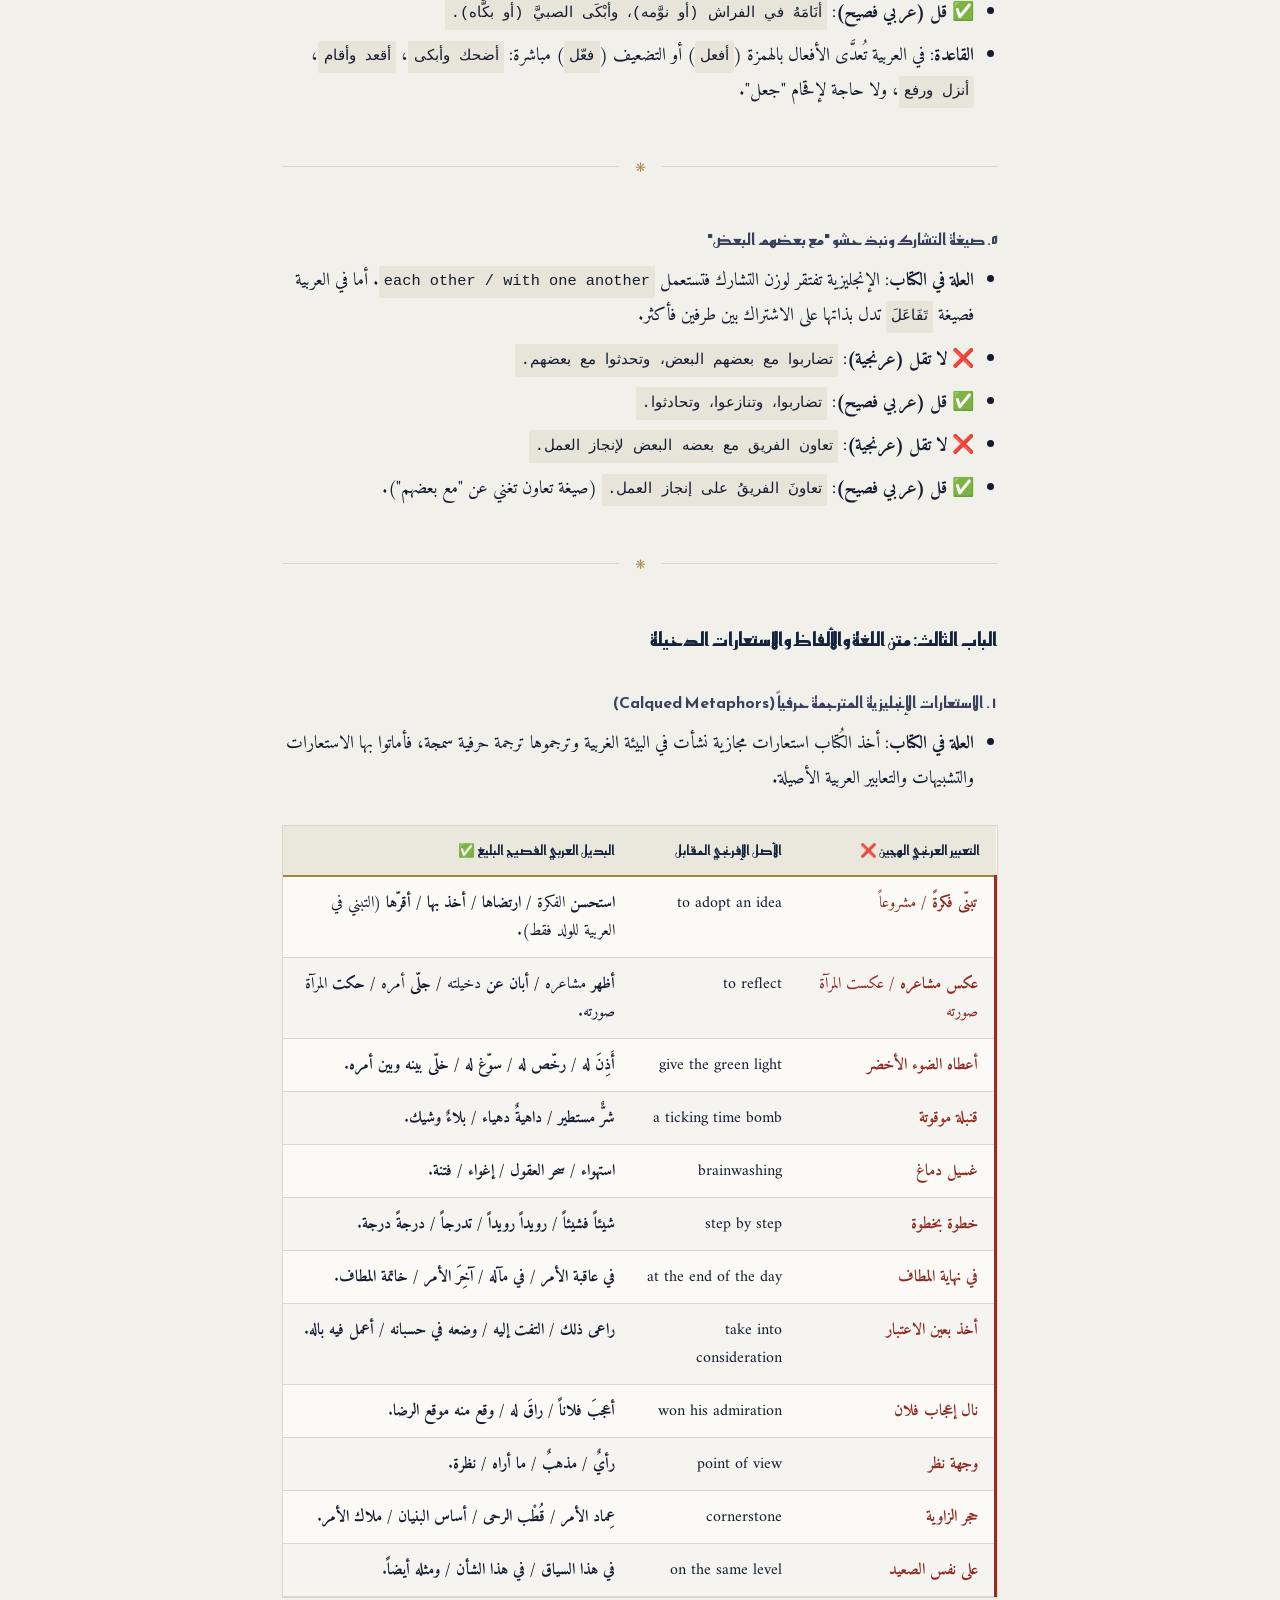
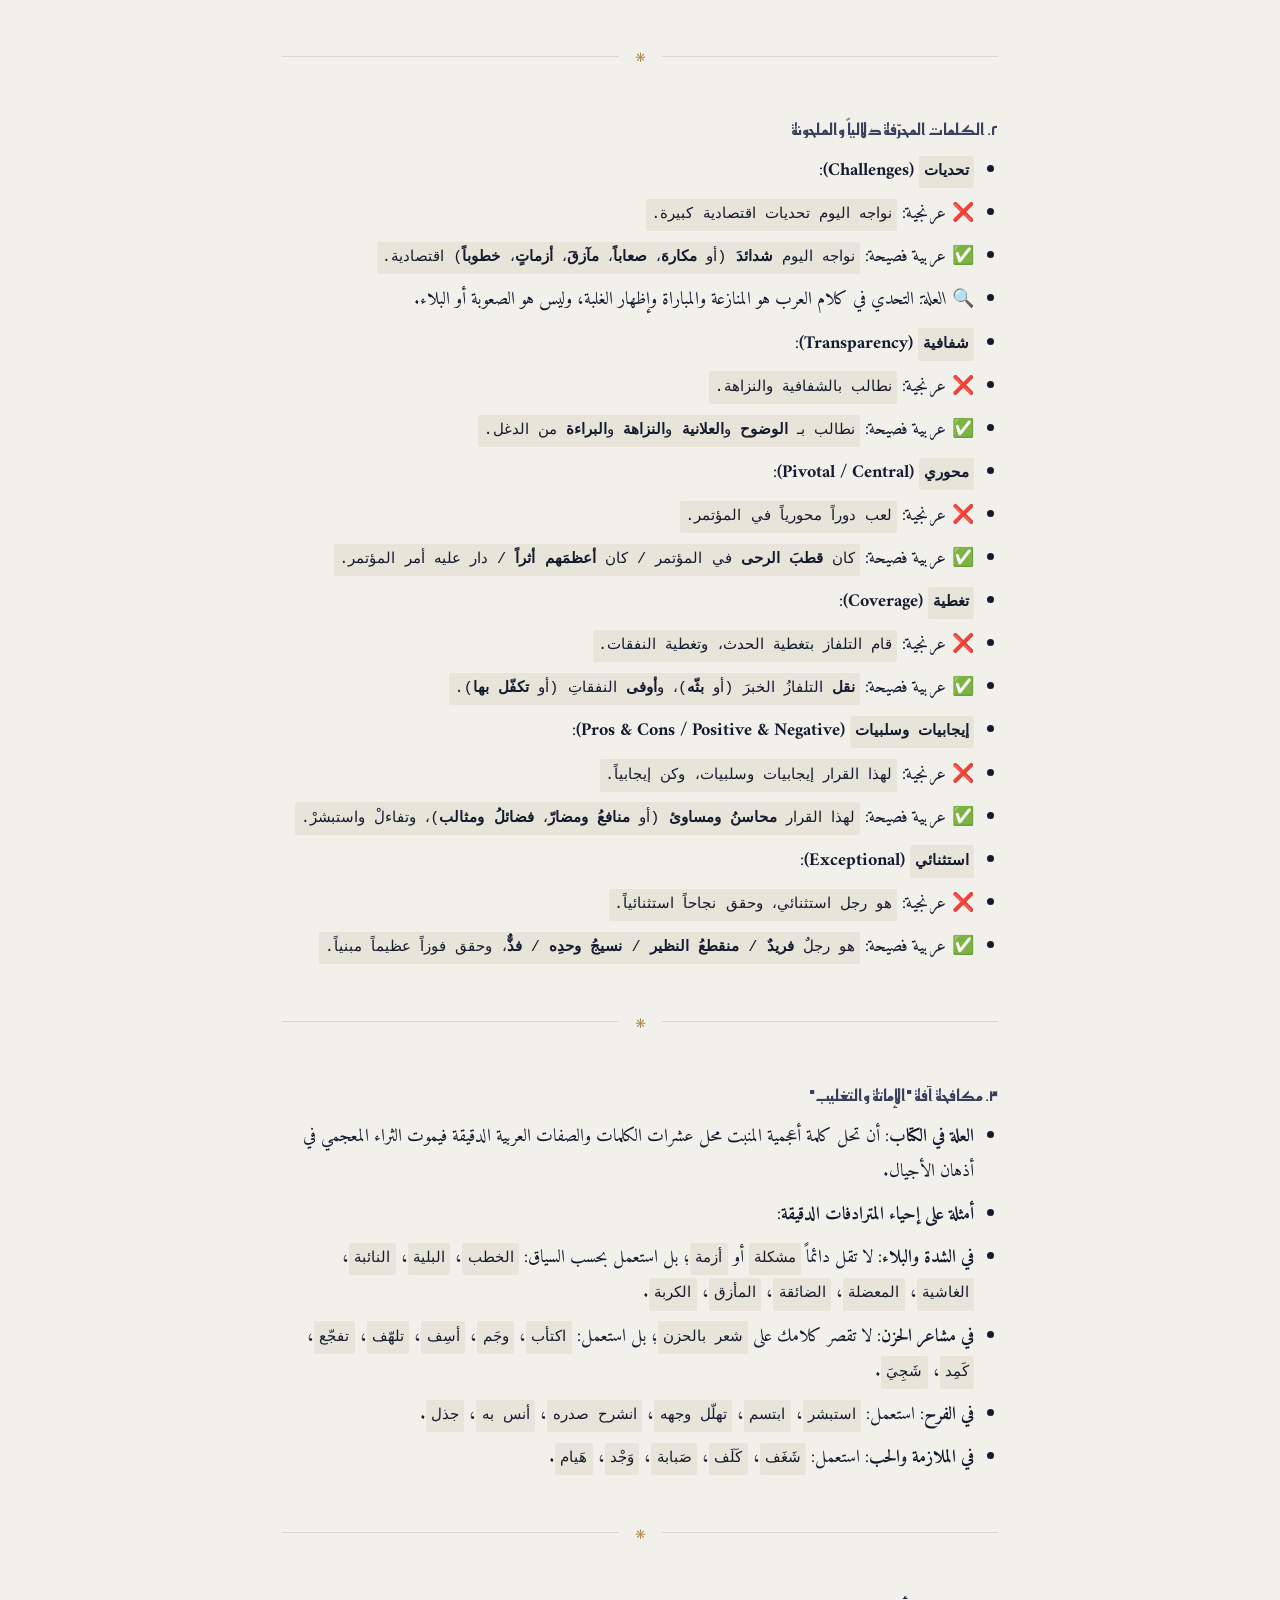
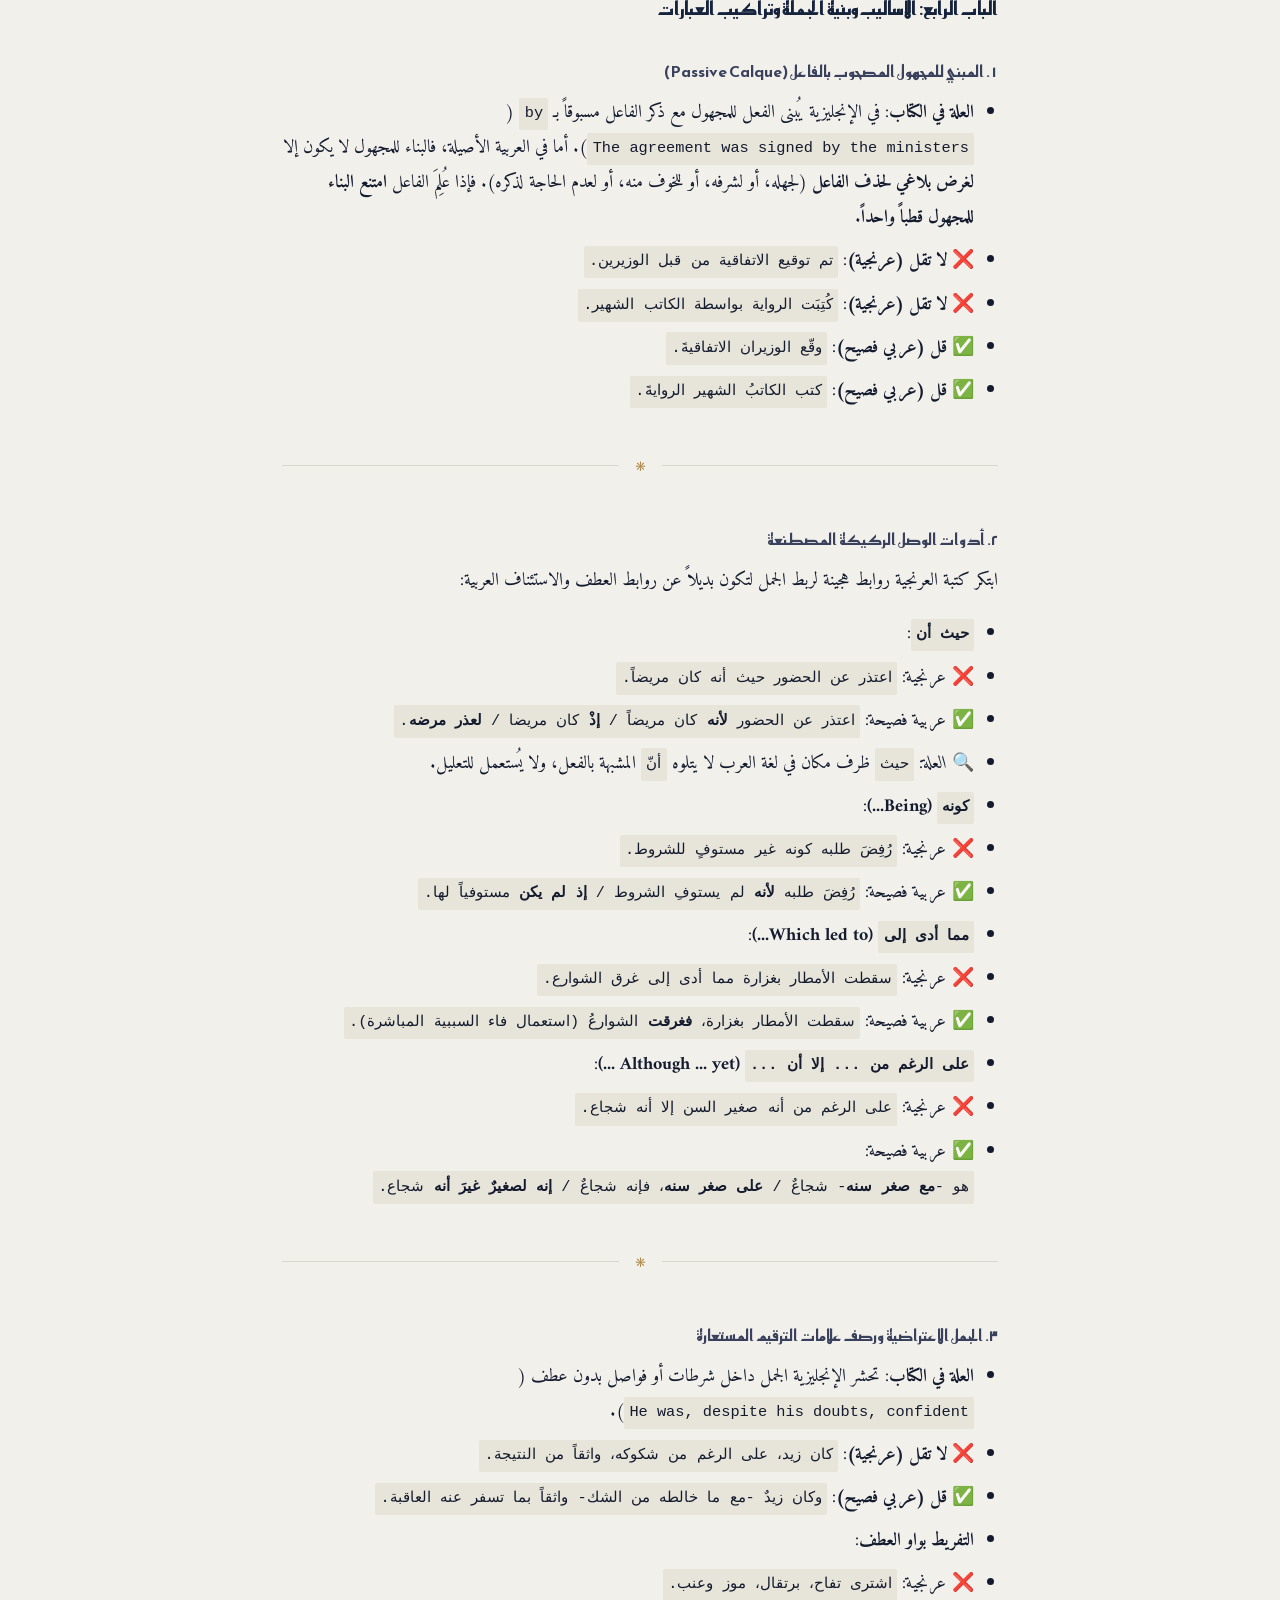
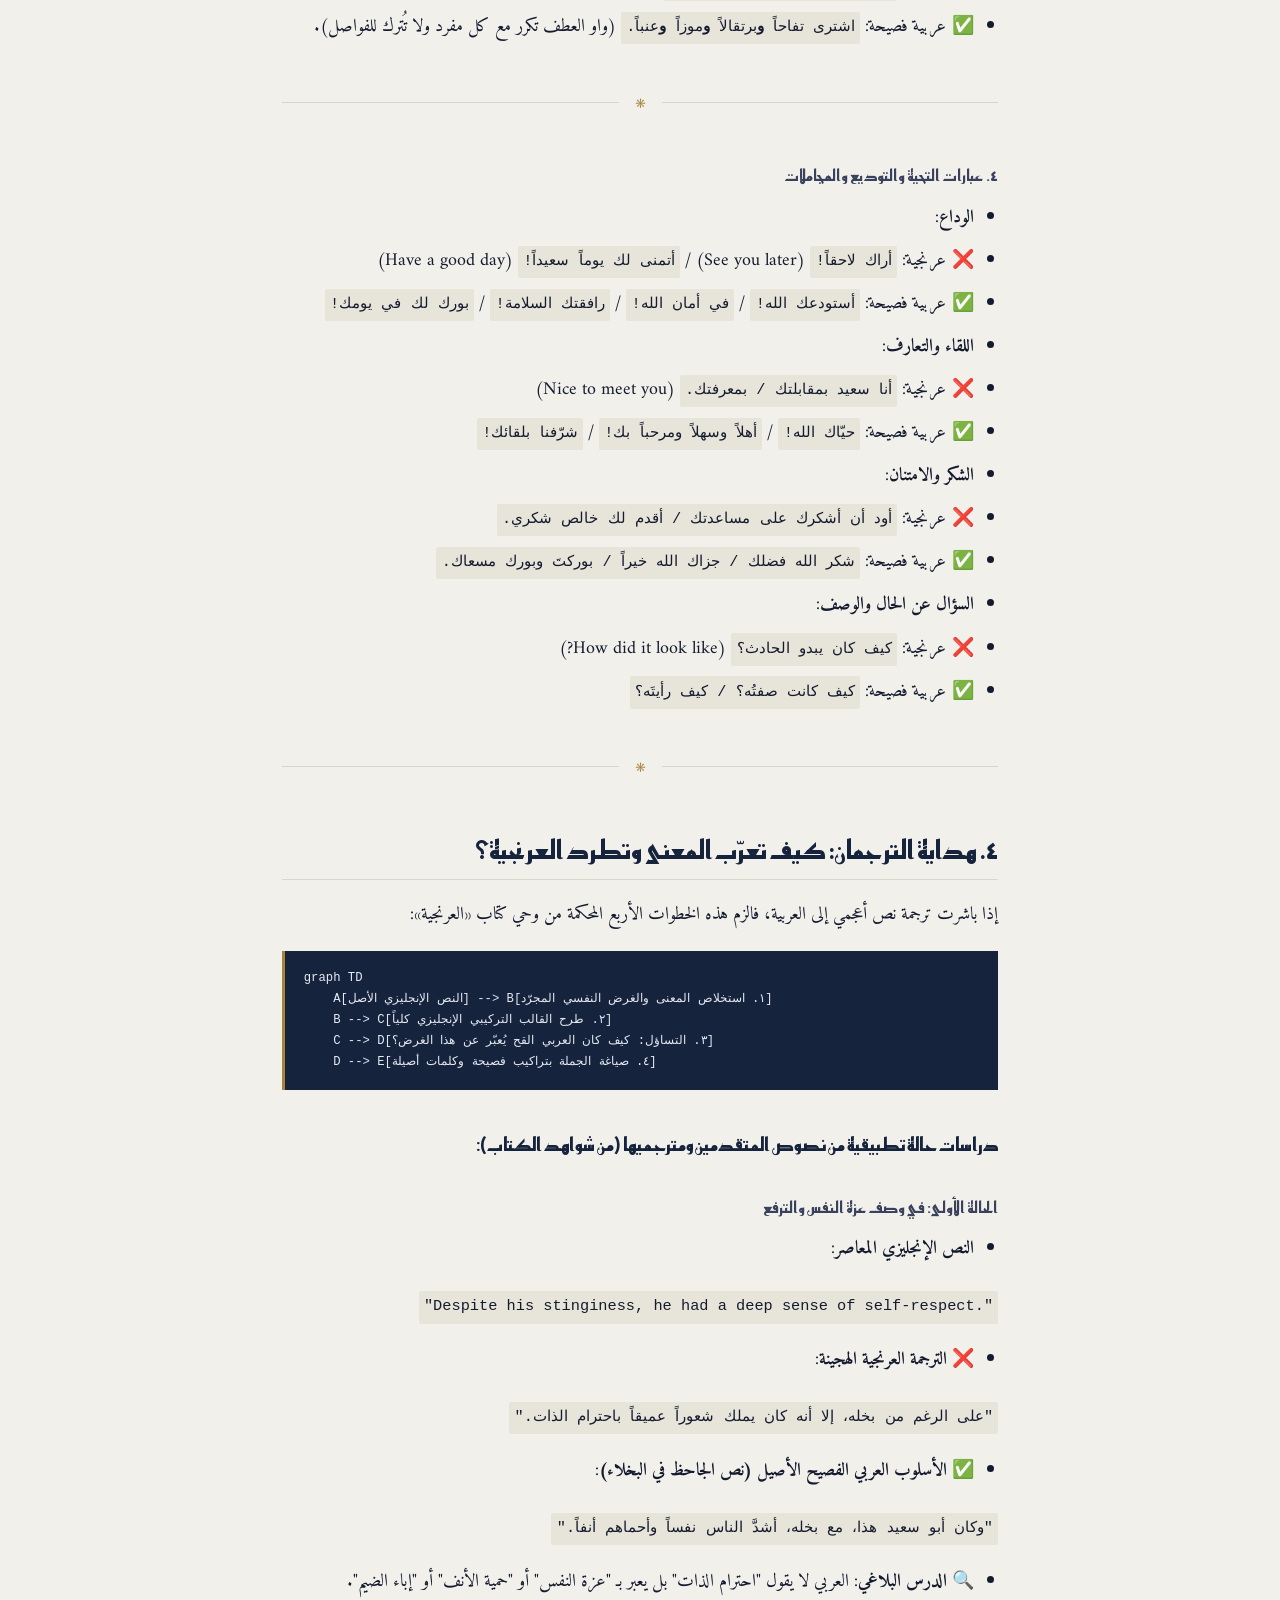
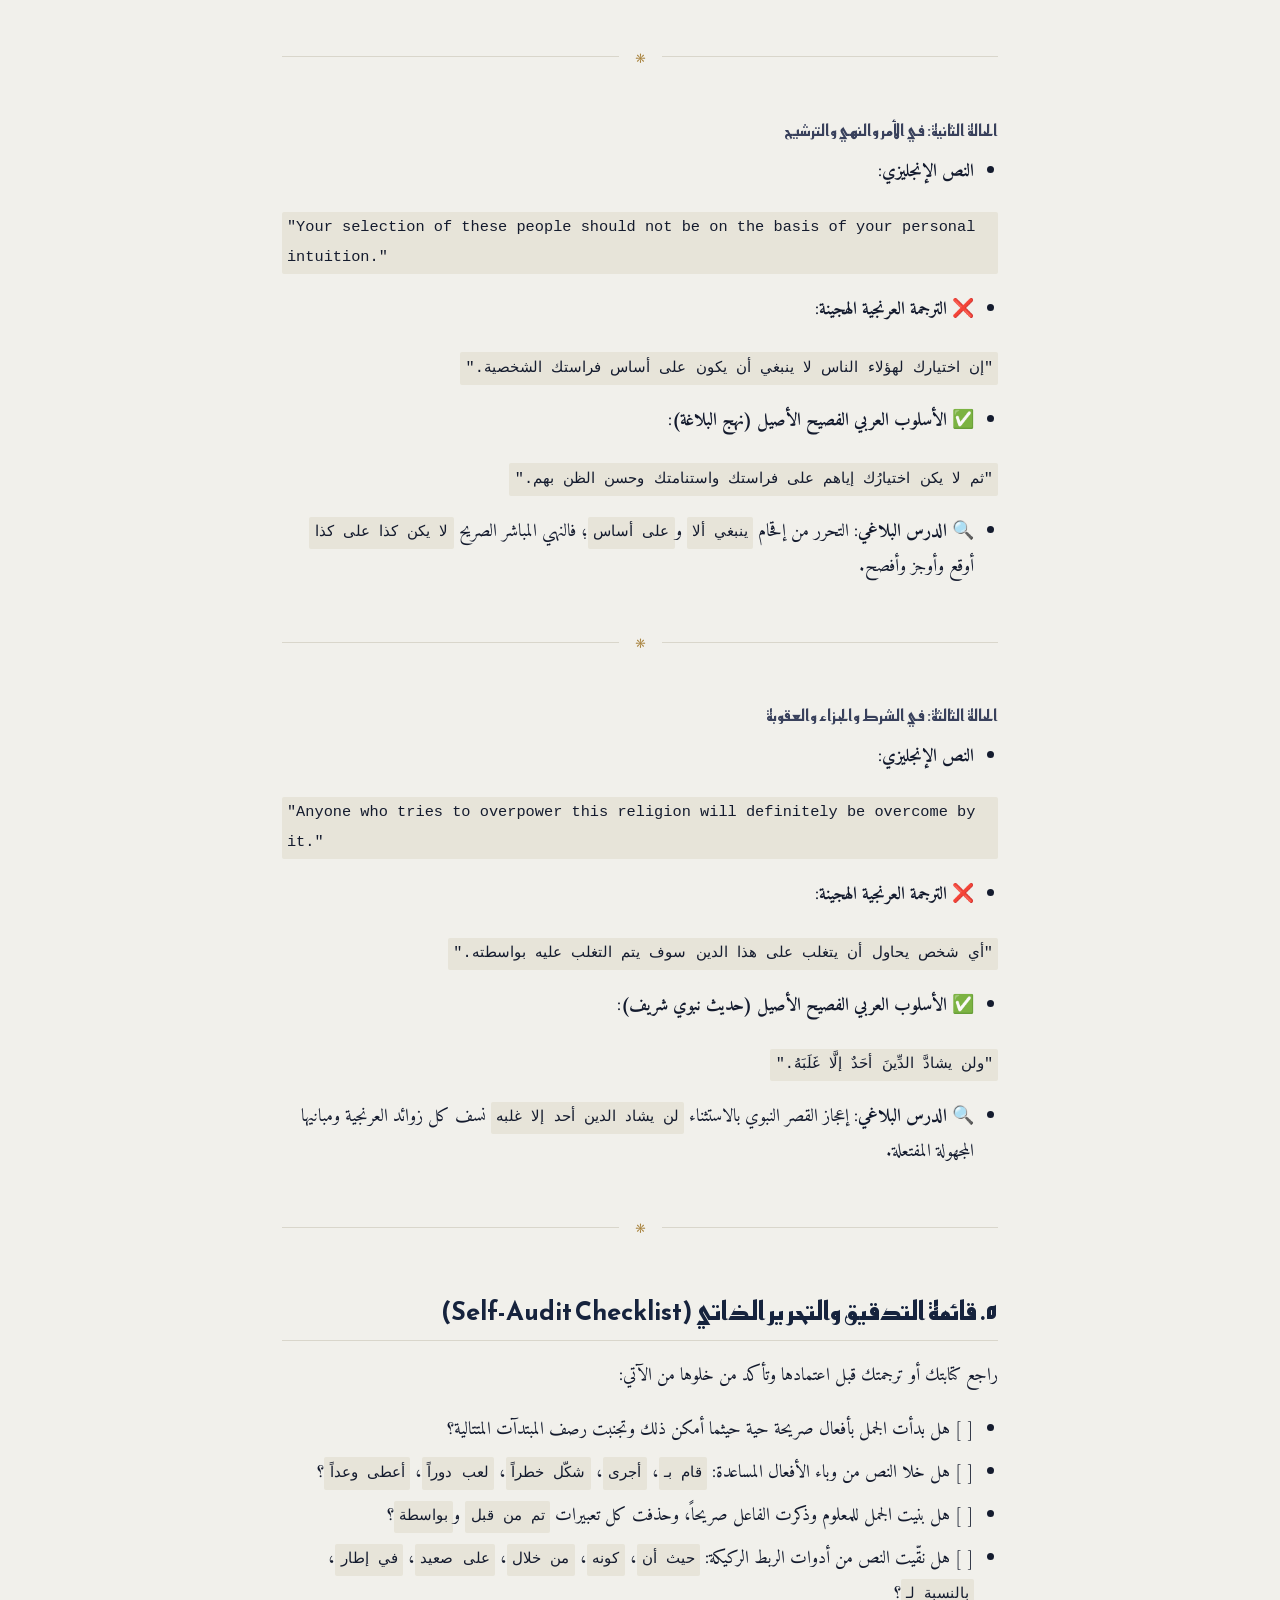
<file: docs/guide.html>
<!DOCTYPE html>
<html lang="ar" dir="rtl">
<head>
<meta charset="utf-8">
<meta name="viewport" content="width=device-width, initial-scale=1">
<title>دليل الكتابة العربية الفصيحة ونبذ العرنجية — الأصول والأوامر والنواهي</title>
<meta name="description" content="الدليل الكامل: الأصول الكلية للأسلوب العربي الفصيح، وسجل الأوامر والنواهي في النحو والتراكيب والصرف والأسلوب، مع الشواهد من كلام العرب.">
<link rel="canonical" href="https://specailm5.github.io/arabic-writing-skill/guide.html">
<meta name="robots" content="index,follow,max-snippet:-1,max-image-preview:large">
<meta name="author" content="Saif hassan">
<meta property="og:type" content="article">
<meta property="og:site_name" content="العَرَنْجِيَّة — مهارة الكتابة العربية الفصيحة">
<meta property="og:locale" content="ar_AR">
<meta property="og:title" content="دليل الكتابة العربية الفصيحة ونبذ العرنجية — الأصول والأوامر والنواهي">
<meta property="og:description" content="الدليل الكامل: الأصول الكلية للأسلوب العربي الفصيح، وسجل الأوامر والنواهي في النحو والتراكيب والصرف والأسلوب، مع الشواهد من كلام العرب.">
<meta property="og:url" content="https://specailm5.github.io/arabic-writing-skill/guide.html">
<meta name="twitter:card" content="summary">
<meta name="twitter:title" content="دليل الكتابة العربية الفصيحة ونبذ العرنجية — الأصول والأوامر والنواهي">
<meta name="twitter:description" content="الدليل الكامل: الأصول الكلية للأسلوب العربي الفصيح، وسجل الأوامر والنواهي في النحو والتراكيب والصرف والأسلوب، مع الشواهد من كلام العرب.">
<link rel="icon" href="favicon.svg" type="image/svg+xml">
<link rel="preconnect" href="https://fonts.googleapis.com">
<link rel="preconnect" href="https://fonts.gstatic.com" crossorigin>
<link rel="stylesheet" href="https://fonts.googleapis.com/css2?family=Amiri:ital,wght@0,400;0,700;1,400&amp;family=Reem+Kufi:wght@400;600&amp;display=swap">
<link rel="stylesheet" href="style.css?v=2">
<script src="theme.js"></script>
<script type="application/ld+json">{"@context":"https://schema.org","@graph":[{"@type":"Article","@id":"https://specailm5.github.io/arabic-writing-skill/guide.html#article","headline":"مهارة الكتابة العربية الفصيحة ونبذ العَرَنْجِيَّة","description":"دليل الكتابة العربية الفصيحة ونبذ العرنجية.","inLanguage":"ar","isPartOf":{"@id":"https://specailm5.github.io/arabic-writing-skill/#site"},"mainEntityOfPage":"https://specailm5.github.io/arabic-writing-skill/guide.html","author":{"@type":"Person","name":"Saif hassan"},"about":["العرنجية","Arabic writing","Arabic calques"]},{"@type":"BreadcrumbList","itemListElement":[{"@type":"ListItem","position":1,"name":"الرئيسية","item":"https://specailm5.github.io/arabic-writing-skill/"},{"@type":"ListItem","position":2,"name":"الدليل","item":"https://specailm5.github.io/arabic-writing-skill/guide.html"}]}]}</script>
</head>
<body>
<a class="skip" href="#main">تخطَّ إلى المتن</a>
<header class="top">
<div class="wrap bar">
<a class="brand" href="index.html">۞ العَرَنْجِيَّة</a>
<div class="bar-end">
<nav>
<a href="index.html">الرئيسية</a>
<a href="guide.html" aria-current="page">الدليل</a>
<a href="vocabulary.html">المعجم</a>
<a href="stylistic-patterns.html">التراكيب</a>
<a href="before-after.html">نماذج</a>
</nav>
<button type="button" class="theme-toggle" id="themeToggle" aria-label="تبديل المظهر" title="تبديل المظهر">
<svg class="theme-icon-sun" width="18" height="18" viewBox="0 0 24 24" fill="none" stroke="currentColor" stroke-width="2" stroke-linecap="round" stroke-linejoin="round" aria-hidden="true"><circle cx="12" cy="12" r="4"/><path d="M12 2v2M12 20v2M4.93 4.93l1.41 1.41M17.66 17.66l1.41 1.41M2 12h2M20 12h2M6.34 17.66l-1.41 1.41M19.07 4.93l-1.41 1.41"/></svg>
<svg class="theme-icon-moon" width="18" height="18" viewBox="0 0 24 24" fill="none" stroke="currentColor" stroke-width="2" stroke-linecap="round" stroke-linejoin="round" aria-hidden="true"><path d="M12 3a6 6 0 0 0 9 9 9 9 0 1 1-9-9Z"/></svg>
</button>
</div>
</div>
<div class="wrap hero">
<p class="eyebrow">الدليل الكامل</p>
<h1>مهارة الكتابة العربية الفصيحة ونبذ العَرَنْجِيَّة</h1>
<p class="lede">الأصول الكلية للأسلوب العربي، وسجل الأوامر والنواهي في النحو والتراكيب والصرف والأسلوب، مع الشواهد من كلام العرب الأوائل.</p>
</div>
</header>
<main id="main">
<div class="wrap">
<div class="prose"><blockquote>مستقاة ومبنية بالكامل على كتاب <strong>«العَرَنْجِيَّة: بلغات أعجمية وألسن عربية»</strong> للترجمان <strong>أحمد الغامدي</strong>.</blockquote>
<div class="orn" aria-hidden="true">۞</div>
<h2 id="١-مفهوم-العرنجية-المنطلق-والعلة">١. مفهوم العَرَنْجِيَّة (المنطلق والعلة)</h2>
<h3 id="ما-هي-العرنجية">ما هي العَرَنْجِيَّة؟</h3>
<p>العَرَنْجِيَّة (نحت من: <strong>عربية + إفرنجية</strong>) ليست مجرد استعمال كلمات أجنبية صريحة (كالكلمات المعربة: تلفاز، حاسوب، قطار)، بل هي:</p>
<blockquote><strong>«لغةٌ عربية في ظاهرها وألفاظها، إفرنجيةٌ في باطنها وتراكيبها وروحها وطرائق تفكيرها»</strong>.</blockquote>
<p>إنها ظاهرة صياغة الكلام العربي على قوالب اللغات الغربية (ولا سيما الإنجليزية والفرنسية)؛ حيث يكتب الكاتب كلاماً مستقيم الإعراب ظاهراً، لكنه لو عُرِضَ على عربيّ سليم السليقة قبل عصر الترجمة لما فهمه أو لمجه سمعه ولأنكره إنكاراً تاماً، بينما يفهمه الإفرنجي إذا تُرجِمَ له حرفياً لأنه نسخته المطابقة!</p>
<h3 id="آفة-تصيد-آحاد-المولدات">آفة &quot;تصيّد آحاد المولدات&quot;</h3>
<p>أكبر خطأ يقع فيه دارسو اللغة والمحررون هو الاقتصار على ملاحقة كلمات مشهورة كـ <code>(لعب دوراً)</code> أو <code>(صنعت يومي)</code> أو <code>(تم إرسال)</code>، مع البقاء في حمأة التراكيب الإفرنجية العميقة. فالتحرر من العرنجية لا يكون بإبدال كلمة هجينة بأخرى قريبة منها مع استبقاء بنية الجملة الإنجليزية، بل <strong>بإعادة بناء المعنى في النفس على سَنَنِ كلام العرب وأساليبهم</strong>.</p>
<div class="orn" aria-hidden="true">۞</div>
<h2 id="٢-الأصول-الكلية-للأسلوب-العربي-الفصيح-the-golden-directives">٢. الأصول الكلية للأسلوب العربي الفصيح (The Golden Directives)</h2>
<div class="tw t-wrong"><table><thead><tr><th>المبدأ العربي الأصيل</th><th>المنهج العرنجي الهجين المتفرنج</th><th>التوجيه العملي</th></tr></thead><tbody><tr><td><strong>حيوية الجملة الفعلية</strong></td><td>رصف الجمل الاسمية والمبتدآت المطولة</td><td>ابدأ بالفعل غالباً لإبراز الحدث والحركة، وتجنب تأخير الفعل إلى ذيل الجملة.</td></tr><tr><td><strong>الاشتقاق والتصريف المباشر</strong></td><td>الاستعانة بالأفعال المساعدة (<code>قام بـ</code>، <code>أجرى</code>)</td><td>استعمل الفعل الصريح: <code>زار</code> لا <code>قام بزيارة</code>، و<code>فحص</code> لا <code>أجرى فحصاً</code>.</td></tr><tr><td><strong>البناء للمعلوم وحفظ الفاعل</strong></td><td>استيراد المبني للمجهول المصحوب بالفاعل</td><td>إذا كان الفاعل معلوماً <strong>يحرم</strong> البناء للمجهول؛ قل: <code>كتبه فلان</code> ولا تقل: <code>كُتِبَ من قبل فلان</code>.</td></tr><tr><td><strong>الأصالة في حروف المعاني</strong></td><td>تعريب حروف الجر الغربية (<code>من خلال</code>، <code>بواسطة</code>)</td><td>استعمل حروف الجر العربية بمعانيها الوضيعة: الباء، اللام، في، على، عن.</td></tr><tr><td><strong>العطف والوصل والاستئناف</strong></td><td>محاكاة علامات الترقيم الإنجليزية والجمل المعترضة</td><td>اربط الجمل بواو العطف والفاء وثم، ولا تحشر الشَّرطات والأقواس والاعتراضات الإفرنجية.</td></tr><tr><td><strong>إحياء السعة المعجمية</strong></td><td>الإماتة والتغليب (حصر المعاني في كلمة مترجمة واحدة)</td><td>لا تستعمل كلمة واحدة (<code>مشكلة</code>، <code>تحدي</code>) لعشرات المعاني، بل استعمل: <code>معضلة</code>، <code>بلية</code>، <code>خطب</code>، <code>مأزق</code>، <code>أزمة</code>.</td></tr><tr><td><strong>ترجمة المعنى لا المبنى</strong></td><td>محاذاة اللفظ باللفظ (Word-for-word calquing)</td><td>افهم الغرض في الإنجليزية، ثم انسَ صياغتها واكتبه كما كان العربي القحّ يبتدئه.</td></tr></tbody></table></div>
<div class="orn" aria-hidden="true">۞</div>
<h2 id="٣-سجل-الأوامر-والنواهي-التفصيلي-dos-and-donts-catalog">٣. سجل الأوامر والنواهي التفصيلي (DOs and DON'Ts Catalog)</h2>
<div class="orn" aria-hidden="true">۞</div>
<h3 id="الباب-الأول-النحو-والتراكيب-الإعرابية">الباب الأول: النحو والتراكيب الإعرابية</h3>
<h4 id="١-النعت-والإضافة-وتعدد-الصفات">١. النعت والإضافة وتعدد الصفات</h4>
<ul><li><strong>العلة في الكتاب</strong>: الإفرنج يكثرون من رصف الصفات قبل الموصوف أو بعده، بينما العرب تستعمل <strong>الإضافة</strong> لبيان الجنس والخصوص، أو تقدم اسم التفضيل المضاف، أو تستعمل النعت المفرد دون تكدس.</li><li>❌ <strong>لا تقل (عرنجية)</strong>: <code>اشترى برداً حريرياً في قدح خشبي، وقضى يوماً طويلاً ومثيراً ومتعباً.</code></li><li>✅ <strong>قل (عربي فصيح)</strong>: <code>اشترى بُرْدَ حريرٍ في قَدَحِ خشبٍ، وقضى يوماً طويلاً أرهقه وشغله.</code></li><li>❌ <strong>لا تقل (عرنجية)</strong>: <code>هو الرجل الأكثر أهمية والأكثر ذكاءً في الفريق.</code></li><li>✅ <strong>قل (عربي فصيح)</strong>: <code>هو أهمّ القومِ وأذكاهم.</code> (تقديم صيغة أفعل التفضيل مضافة، أو: <code>هو أذكى الفريق وأرفعهم شأناً</code>).</li><li>❌ <strong>لا تقل (عرنجية)</strong>: <code>القرية التي أهلها ظالمون.</code> (ترجمة تركيب: The village whose people are unjust)</li><li>✅ <strong>قل (عربي فصيح)</strong>: <code>القريةِ الظالمِ أهلُها.</code> (إحياء النعت السببي الفصيح، كما في التنزيل العزيز).</li></ul>
<div class="orn" aria-hidden="true">۞</div>
<h4 id="٢-ظرف-الزمان-وتصدر-الظروف">٢. ظرف الزمان وتصدر الظروف</h4>
<ul><li><strong>العلة في الكتاب</strong>: يقتضي الأسلوب الإنجليزي وضع حروف جر للظروف الزمانية مثل <code>for three days</code> و<code>in 1990</code> وتقديمها في صدر الجملة. أما في العربية فالظرف منصوب بذاته دال على الزمان والمحل، ولا يُقحم فيه اللام ولا يصدر إلا لحصر أو نكتة بلاغية.</li><li>❌ <strong>لا تقل (عرنجية)</strong>: <code>أقام في دمشق لمدة ثلاثة أيام، وفي عام 1995 ولد ابنه.</code></li><li>✅ <strong>قل (عربي فصيح)</strong>: <code>أقام في دمشق ثلاثةَ أيامٍ، ووُلِدَ ابنُه سنةَ 1995م.</code></li><li>❌ <strong>لا تقل (عرنجية)</strong>: <code>نام لثماني ساعات متواصلة.</code></li><li>✅ <strong>قل (عربي فصيح)</strong>: <code>نام ثمانيَ ساعاتٍ تباعاً (أو متصلة).</code></li><li>❌ <strong>لا تقل (عرنجية)</strong>: <code>في الوقت الذي كان فيه يقرأ، طرق الباب.</code></li><li>✅ <strong>قل (عربي فصيح)</strong>: <code>بينما هو يقرأ طرق الباب / وإنه لفي قراءته إذ طرق الباب.</code></li></ul>
<div class="orn" aria-hidden="true">۞</div>
<h4 id="٣-حروف-المعاني-وأدوات-التعدية-الدخيلة">٣. حروف المعاني وأدوات التعدية الدخيلة</h4>
<ul><li><strong>العلة في الكتاب</strong>: قام المترجمون المعاصرون باختراع معانٍ ووسائط لحروف الجر لمحاكاة حروف اللغات الأجنبية (<code>through</code>, <code>by</code>, <code>against</code>, <code>as</code>, <code>about</code>, <code>with regards to</code>)، مما أفسد حروف المعاني العربية.</li></ul>
<div class="tw t-wrong"><table><thead><tr><th>الغرض الأجنبي</th><th>التركيب العرنجي الفاسد ❌</th><th>الصواب العربي الفصيح ✅</th><th>الشاهد والقاعدة</th></tr></thead><tbody><tr><td><code>through</code></td><td>تم ذلك <strong>من خلال</strong> المفاوضات</td><td>تم ذلك <strong>بـ</strong>المفاوضات / <strong>في</strong> المفاوضات / <strong>على يد</strong> المفاوضين</td><td>&quot;من خلال&quot; تعني وسط الفُرجة الحقيقية (كقوله: فخرج من خلال الشجر).</td></tr><tr><td><code>by / via</code></td><td>أُرسلت الرسالة <strong>بواسطة</strong> البريد</td><td>أُرسلت الرسالة <strong>بـ</strong>البريد / <strong>على يد</strong> ساعي البريد</td><td>الباء في العربية تفيد الإلصاق والاستعانة والآلة دون حاجة لـ &quot;بواسطة&quot;.</td></tr><tr><td><code>against</code></td><td>حرب <strong>ضد</strong> الإرهاب / دواء <strong>ضد</strong> الحمى</td><td>حربٌ <strong>على</strong> الإرهاب / دواءٌ <strong>لـ</strong>لحمى (أو <strong>يبرئ من</strong> الحمى)</td><td>&quot;ضد&quot; اسم معناه الكفء والمناوئ وليست حرف جر؛ تقول: &quot;حاربهم&quot; و&quot;قام في وجههم&quot;.</td></tr><tr><td><code>as (profession)</code></td><td>يعمل <strong>كـ</strong>معلم / يتكلم <strong>كـ</strong>مسؤول</td><td>يعمل <strong>معلماً</strong> (حال) / يتكلم <strong>كلامَ</strong> مسؤول</td><td>كاف التشبيه لا تدخل على الوظيفة والصفة الحقيقية؛ المعلم لا يشبه معلماً بل هو معلم!</td></tr><tr><td><code>about</code></td><td>تحدث <strong>حول</strong> المسألة</td><td>تحدث <strong>عن</strong> المسألة / خاض <strong>في</strong> المسألة</td><td>&quot;حول&quot; ظرف مكان حقيقي لا يُستعمل للموضوع المبحوث فيه.</td></tr><tr><td><code>regarding</code></td><td><strong>بالنسبة لـ</strong>ـخالد فهو موافق</td><td><strong>أما</strong> خالدٌ فموافق / وخالدٌ عندي موافق</td><td>تركيب &quot;بالنسبة لي&quot; ركيك هجين؛ قل: &quot;أما في رأيي&quot; أو &quot;وعندي أن...&quot;.</td></tr><tr><td><code>on the level of</code></td><td><strong>على صعيد</strong> الاقتصاد / <strong>على مستوى</strong> الدولة</td><td><strong>في شأن</strong> الاقتصاد / <strong>في أمر</strong> السياسة / <strong>عند</strong> الدولة</td><td>الصعيد في العربية هو التراب ووجه الأرض، وإقحامه مجاز إفرنجي سمج.</td></tr><tr><td><code>in favor of</code></td><td>صوّت <strong>لصالح</strong> القرار</td><td>صوّت <strong>مع</strong> القرار / أَيَّدَ القرارَ</td><td>&quot;لصالح&quot; ترجمة حرفية لـ in favor of؛ والعرب تقول: له وعليه، معه أو ضده.</td></tr></tbody></table></div>
<div class="orn" aria-hidden="true">۞</div>
<h4 id="٤-المفعول-لأجله-وبيان-الغاية-والسبب">٤. المفعول لأجله وبيان الغاية والسبب</h4>
<ul><li><strong>العلة في الكتاب</strong>: تفتقر الإنجليزية لصيغة المفعول لأجله، فتستعمل تراكيب مساعدة مثل <code>in order to</code> و<code>for the purpose of</code>. وقد نقلت العرنجية ذلك فقالت <code>من أجل أن</code> و<code>بهدف</code> و<code>بغاية</code>.</li><li>❌ <strong>لا تقل (عرنجية)</strong>: <code>سافر إلى القاهرة من أجل دراسة الطب، وقام بإخلاء البيت بهدف تجديده.</code></li><li>✅ <strong>قل (عربي فصيح)</strong>: <code>سافر إلى القاهرة دراسةً للطب (أو ليدرس الطب)، وأخلى البيت رغبةً في تجديده (أو طلباً لتجديده).</code></li><li><strong>القاعدة</strong>: استعمل <strong>المصدر الصريح المنصوب على أنه مفعول لأجله</strong> (<code>إجلالاً</code>، <code>طلباً</code>، <code>حذراً</code>، <code>خوفاً</code>، <code>ابتغاءَ مرضاة الله</code>) أو لام التعليل الجازمة/الناصبة.</li></ul>
<div class="orn" aria-hidden="true">۞</div>
<h4 id="٥-أسلوب-الحصر-والقصر-وموضع-فقط">٥. أسلوب الحصر والقصر وموضع &quot;فقط&quot;</h4>
<ul><li><strong>العلة في الكتاب</strong>: تضع الإنجليزية لفظة الحصر <code>only</code> في نهاية الجملة غالبًا (<code>I saw Ahmad only</code>). فقلدها كُتّاب العرنجية بوضع <code>فقط</code> أو <code>فحسب</code> في ذيل الجمل العربية، وأماتوا أساليب الحصر العربية العظيمة.</li><li>❌ <strong>لا تقل (عرنجية)</strong>: <code>أريد كوباً من الماء فقط.</code></li><li>✅ <strong>قل (عربي فصيح)</strong>: <code>ما أريد إلا شربةَ ماء / إنما أريد شربة ماء / لا أريد غيرَ شربة ماء.</code></li><li>❌ <strong>لا تقل (عرنجية)</strong>: <code>حضر ثلاثة طلاب فقط.</code></li><li>✅ <strong>قل (عربي فصيح)</strong>: <code>لم يحضر إلا ثلاثةُ طلاب / إنما حضر ثلاثة طلاب.</code></li><li><strong>القاعدة</strong>: استعمل أدوات القصر العربية الأصيلة: <code>إنما</code>، النفي والاستثناء بـ <code>ما ... إلا</code> أو <code>لم ... غير</code>، وتقديم ما حقه التأخير.</li></ul>
<div class="orn" aria-hidden="true">۞</div>
<h4 id="٦-التشكيك-والاحتمال-والاستقبال">٦. التشكيك والاحتمال والاستقبال</h4>
<ul><li><strong>العلة في الكتاب</strong>: ترجمة الأفعال الناقصة الإنجليزية (<code>may</code>, <code>might</code>, <code>will</code>, <code>would</code>) بحرفيتها واستعمال <code>سوف</code> لكل مستقبل.</li><li>❌ <strong>لا تقل (عرنجية)</strong>: <code>هو ربما يكون قد وصل الآن، وسوف لن يذهب غداً.</code></li><li>✅ <strong>قل (عربي فصيح)</strong>: <code>لعله قد وصل الآن / قد يكون وصل، ولن يذهب غداً.</code></li><li><strong>القواعد</strong>:</li><li><code>سوف</code> في العربية تفيد التراخي والبعد والتهديد، ولا تلحقها <code>لن</code>؛ فلا يقال <code>سوف لن</code> قط، بل <code>لن يذهب</code>.</li><li>لا تكرر <code>ربما</code> في كل احتمال؛ بل استعمل: <code>لعل</code>، <code>عسى</code>، <code>يوشك</code>، <code>أحسبه</code>، <code>يخال لي</code>، <code>قد + الفعل المضارع</code>.</li></ul>
<div class="orn" aria-hidden="true">۞</div>
<h3 id="الباب-الثاني-الصرف-والاشتقاق-والأفعال-المساعدة">الباب الثاني: الصرف والاشتقاق والأفعال المساعدة</h3>
<h4 id="١-آفة-الأفعال-المساعدة-auxiliary-verbs-disease">١. آفة الأفعال المساعدة (Auxiliary Verbs Disease)</h4>
<ul><li><strong>العلة في الكتاب</strong>: تفتقر اللغات الإفرنجية لمرونة الاشتقاق الصرفي العربي، فتعتمد على الأفعال المساعدة (<code>do</code>, <code>make</code>, <code>conduct</code>, <code>carry out</code>, <code>play</code>). تسللت هذه الأفعال إلى العربية المعاصرة فصارت نصوصنا مليئة بالتراكيب الميتة:</li></ul>
<pre dir="rtl" class="code-rtl"><code>❌ الأسلوب العرنجي الميت: [فعل مساعد فارغ] + [مصدر الفعل الأصلي]
✅ الأسلوب العربي الحي:   [الفعل الصريح المشتق مباشرة]</code></pre>
<div class="tw t-wrong"><table><thead><tr><th>التعبير العرنجي الهجين ❌</th><th>الصواب العربي الفصيح المباشر ✅</th></tr></thead><tbody><tr><td><strong>قام بزيارة</strong> إلى عمه</td><td><strong>زار</strong> عمه</td></tr><tr><td><strong>أجرى تحقيقاً</strong> في المسألة</td><td><strong>حقّق</strong> في المسألة / <strong>استقصى</strong> الأمر</td></tr><tr><td><strong>لعب دوراً</strong> كبيراً في النجاح</td><td><strong>أثّر</strong> في النجاح تأثيراً كبيراً / <strong>كان له أثرٌ</strong> عظيم / <strong>نهض بـ</strong>العبء / <strong>بلى فيه بلاءً</strong> حسناً</td></tr><tr><td><strong>شكّل خطراً</strong> على المجتمع</td><td><strong>أخاف</strong> المجتمع / <strong>هدّد</strong> المجتمع / <strong>كان خطراً</strong> على المجتمع</td></tr><tr><td><strong>أعطى وعداً</strong> بالمساعدة</td><td><strong>وعد</strong> بالمساعدة</td></tr><tr><td><strong>وضع حداً</strong> للفوضى</td><td><strong>حسم</strong> الفوضى / <strong>قطع دابر</strong> الفوضى / <strong>أنهى</strong> الفوضى</td></tr><tr><td><strong>وجد نفسه</strong> مضطراً للمغادرة</td><td><strong>أُحْرِجَ</strong> إلى المغادرة / <strong>اضطُرّ</strong> إلى الذهاب / <strong>أُلجئ</strong> إليه</td></tr><tr><td><strong>وجّه عنايته</strong> نحوه</td><td><strong>عُنِيَ به</strong> / <strong>أقبل عليه</strong></td></tr></tbody></table></div>
<div class="orn" aria-hidden="true">۞</div>
<h4 id="٢-العدول-عن-الفعل-إلى-خبر-كان-وأخواتها">٢. العدول عن الفعل إلى خبر &quot;كان&quot; وأخواتها</h4>
<ul><li><strong>العلة في الكتاب</strong>: اضطر الإفرنج لاستعمال فعل الكينونة <code>to be</code> مع الصفات لعدم إمكان اشتقاق أفعال منها عندهم (<code>be patient</code>, <code>be honest</code>, <code>I was happy</code>). أما العربية فتزخر بالأفعال الصريحة في الماضي والمضارع والأمر.</li><li>❌ <strong>لا تقل (عرنجية)</strong>: <code>كن صابراً، ولا تكن متأخراً، وكن صادقاً مع صاحبك.</code></li><li>✅ <strong>قل (عربي فصيح)</strong>: <code>اصبِرْ، ولا تتأخرْ، واصدُقْ صاحبَكَ.</code></li><li>❌ <strong>لا تقل (عرنجية)</strong>: <code>لن أكون راضيةً حتى تخبرني.</code></li><li>✅ <strong>قل (عربي فصيح)</strong>: <code>لا أرضى حتى تخبرني.</code> (كما قالت أم النعمان بن بشير: &quot;لا أرضى حتى تشهد رسول الله&quot;).</li><li>❌ <strong>لا تقل (عرنجية)</strong>: <code>كانت الشجرة جميلةً جداً ونحن فخورون بها.</code></li><li>✅ <strong>قل (عربي فصيح)</strong>: <code>حَسُنَتِ الشجرةُ وطابت، ونحن نفخرُ بها.</code></li></ul>
<div class="orn" aria-hidden="true">۞</div>
<h4 id="٣-اسم-التفضيل-المباشر-ونبذ-الأكثر-الأقل">٣. اسم التفضيل المباشر ونبذ (الأكثر / الأقل)</h4>
<ul><li><strong>العلة في الكتاب</strong>: الإنجليزية تستعمل <code>more / most + adjective</code> في الصفات الطويلة، فنقلها المترجمون إلى الأفعال الثلاثية القابلة لصيغة <code>أفعل</code> مباشرة!</li><li>❌ <strong>لا تقل (عرنجية)</strong>: <code>هذا الموضوع هو الأكثر وضوحاً والأكثر أهمية والأقل صعوبة.</code></li><li>✅ <strong>قل (عربي فصيح)</strong>: <code>هذا الموضوع هو أوضحُ الأمور وأهمُّها وأهونُها (أو أيسرُها).</code></li><li>❌ <strong>لا تقل (عرنجية)</strong>: <code>كانت الليلة الأكثر ظلمة وسواداً.</code></li><li>✅ <strong>قل (عربي فصيح)</strong>: <code>كانت الليلةُ أظلمَ الليالي وأسودَها (أو الليلةُ الظلماء).</code></li><li><strong>القاعدة</strong>: إذا كان الفعل ثلاثياً مستوفياً للشروط <strong>وجب</strong> صياغة اسم التفضيل على وزن <code>أَفْعَل</code> مباشرة، ولا يجوز العدول إلى <code>أكثر + مصدر</code> إلا فيما تعذر فيه القياس (كالأفعال الزائدة عن ثلاثة أحرف أو الدالة على الألوان والعيوب).</li></ul>
<div class="orn" aria-hidden="true">۞</div>
<h4 id="٤-صيغة-التعدية-السببية-المباشرة-causative">٤. صيغة التعدية السببية المباشرة (Causative)</h4>
<ul><li><strong>العلة في الكتاب</strong>: الإفرنج لا يملكون وزناً للتعدية فيستعملون <code>make someone sleep / make him laugh</code>. وفي العرنجية يقولون: <code>جعله ينام</code> و<code>جعله يضحك</code>!</li><li>❌ <strong>لا تقل (عرنجية)</strong>: <code>جعله ينام في الفراش، وجعل الولد يبكي.</code></li><li>✅ <strong>قل (عربي فصيح)</strong>: <code>أنَامَهُ في الفراش (أو نوَّمه)، وأبْكَى الصبيَّ (أو بكَّاه).</code></li><li><strong>القاعدة</strong>: في العربية تُعدَّى الأفعال بالهمزة (<code>أفعل</code>) أو التضعيف (<code>فعّل</code>) مباشرة: <code>أضحك وأبكى</code>، <code>أقعد وأقام</code>، <code>أنزل ورفع</code>، ولا حاجة لإقحام &quot;جعل&quot;.</li></ul>
<div class="orn" aria-hidden="true">۞</div>
<h4 id="٥-صيغة-التشارك-ونبذ-حشو-مع-بعضهم-البعض">٥. صيغة التشارك ونبذ حشو &quot;مع بعضهم البعض&quot;</h4>
<ul><li><strong>العلة في الكتاب</strong>: الإنجليزية تفتقر لوزن التشارك فتستعمل <code>each other / with one another</code>. أما في العربية فصيغة <code>تَفَاعَلَ</code> تدل بذاتها على الاشتراك بين طرفين فأكثر.</li><li>❌ <strong>لا تقل (عرنجية)</strong>: <code>تضاربوا مع بعضهم البعض، وتحدثوا مع بعضهم.</code></li><li>✅ <strong>قل (عربي فصيح)</strong>: <code>تضاربوا، وتنازعوا، وتحادثوا.</code></li><li>❌ <strong>لا تقل (عرنجية)</strong>: <code>تعاون الفريق مع بعضه البعض لإنجاز العمل.</code></li><li>✅ <strong>قل (عربي فصيح)</strong>: <code>تعاونَ الفريقُ على إنجاز العمل.</code> (صيغة تعاون تغني عن &quot;مع بعضهم&quot;).</li></ul>
<div class="orn" aria-hidden="true">۞</div>
<h3 id="الباب-الثالث-متن-اللغة-والألفاظ-والاستعارات-الدخيلة">الباب الثالث: متن اللغة والألفاظ والاستعارات الدخيلة</h3>
<h4 id="١-الاستعارات-الإنجليزية-المترجمة-حرفيا-calqued-metaphors">١. الاستعارات الإنجليزية المترجمة حرفياً (Calqued Metaphors)</h4>
<ul><li><strong>العلة في الكتاب</strong>: أخذ الكُتاب استعارات مجازية نشأت في البيئة الغربية وترجموها ترجمة حرفية سمجة، فأماتوا بها الاستعارات والتشبيهات والتعابير العربية الأصيلة.</li></ul>
<div class="tw t-wrong"><table><thead><tr><th>التعبير العرنجي الهجين ❌</th><th>الأصل الإفرنجي المقابل</th><th>البديل العربي الفصيح البليغ ✅</th></tr></thead><tbody><tr><td><strong>تبنّى فكرةً</strong> / مشروعاً</td><td>to adopt an idea</td><td><strong>استحسن</strong> الفكرة / <strong>ارتضاها</strong> / <strong>أخذ بها</strong> / <strong>أقرّها</strong> (التبني في العربية للولد فقط).</td></tr><tr><td><strong>عكس مشاعره</strong> / عكست المرآة صورته</td><td>to reflect</td><td><strong>أظهر</strong> مشاعره / <strong>أبان عن</strong> دخيلته / <strong>جلّى</strong> أمره / <strong>حكت</strong> المرآة صورته.</td></tr><tr><td><strong>أعطاه الضوء الأخضر</strong></td><td>give the green light</td><td><strong>أَذِنَ له</strong> / <strong>رخّص له</strong> / <strong>سوّغ له</strong> / <strong>خلّى بينه وبين أمره</strong>.</td></tr><tr><td><strong>قنبلة موقوتة</strong></td><td>a ticking time bomb</td><td><strong>شرٌّ مستطير</strong> / <strong>داهيةٌ دهياء</strong> / <strong>بلاءٌ وشيك</strong>.</td></tr><tr><td><strong>غسيل دماغ</strong></td><td>brainwashing</td><td><strong>استهواء</strong> / <strong>سحر العقول</strong> / <strong>إغواء</strong> / <strong>فتنة</strong>.</td></tr><tr><td><strong>خطوة بخطوة</strong></td><td>step by step</td><td><strong>شيئاً فشيئاً</strong> / <strong>رويداً رويداً</strong> / <strong>تدرجاً</strong> / <strong>درجةً درجة</strong>.</td></tr><tr><td><strong>في نهاية المطاف</strong></td><td>at the end of the day</td><td><strong>في عاقبة الأمر</strong> / <strong>في مآله</strong> / <strong>آخِرَ الأمر</strong> / <strong>خاتمة المطاف</strong>.</td></tr><tr><td><strong>أخذ بعين الاعتبار</strong></td><td>take into consideration</td><td><strong>راعى ذلك</strong> / <strong>التفت إليه</strong> / <strong>وضعه في حسبانه</strong> / <strong>أعمل فيه باله</strong>.</td></tr><tr><td><strong>نال إعجاب فلان</strong></td><td>won his admiration</td><td><strong>أعجبَ فلاناً</strong> / <strong>راقَ له</strong> / <strong>وقع منه موقع الرضا</strong>.</td></tr><tr><td><strong>وجهة نظر</strong></td><td>point of view</td><td><strong>رأيٌ</strong> / <strong>مذهبٌ</strong> / <strong>ما أراه</strong> / <strong>نظرة</strong>.</td></tr><tr><td><strong>حجر الزاوية</strong></td><td>cornerstone</td><td><strong>عِماد الأمر</strong> / <strong>قُطْب الرحى</strong> / <strong>أساس البنيان</strong> / <strong>ملاك الأمر</strong>.</td></tr><tr><td><strong>على نفس الصعيد</strong></td><td>on the same level</td><td><strong>في هذا السياق</strong> / <strong>في هذا الشأن</strong> / <strong>ومثله أيضاً</strong>.</td></tr></tbody></table></div>
<div class="orn" aria-hidden="true">۞</div>
<h4 id="٢-الكلمات-المحرفة-دلاليا-والملحونة">٢. الكلمات المحرّفة دلالياً والملحونة</h4>
<ul><li><strong><code>تحديات</code> (Challenges)</strong>:</li><li>❌ <em>عرنجية</em>: <code>نواجه اليوم تحديات اقتصادية كبيرة.</code></li><li>✅ <em>عربية فصيحة</em>: <code>نواجه اليوم <strong>شدائدَ</strong> (أو <strong>مكارهَ</strong>، <strong>صعاباً</strong>، <strong>مآزقَ</strong>، <strong>أزماتٍ</strong>، <strong>خطوباً</strong>) اقتصادية.</code></li><li>🔍 <em>العلة</em>: التحدي في كلام العرب هو المنازعة والمباراة وإظهار الغلبة، وليس هو الصعوبة أو البلاء.</li><li><strong><code>شفافية</code> (Transparency)</strong>:</li><li>❌ <em>عرنجية</em>: <code>نطالب بالشفافية والنزاهة.</code></li><li>✅ <em>عربية فصيحة</em>: <code>نطالب بـ <strong>الوضوح</strong> و<strong>العلانية</strong> و<strong>النزاهة</strong> و<strong>البراءة</strong> من الدغل.</code></li><li><strong><code>محوري</code> (Pivotal / Central)</strong>:</li><li>❌ <em>عرنجية</em>: <code>لعب دوراً محورياً في المؤتمر.</code></li><li>✅ <em>عربية فصيحة</em>: <code>كان <strong>قطبَ الرحى</strong> في المؤتمر / كان <strong>أعظمَهم أثراً</strong> / دار عليه أمر المؤتمر.</code></li><li><strong><code>تغطية</code> (Coverage)</strong>:</li><li>❌ <em>عرنجية</em>: <code>قام التلفاز بتغطية الحدث، وتغطية النفقات.</code></li><li>✅ <em>عربية فصيحة</em>: <code><strong>نقل</strong> التلفازُ الخبرَ (أو <strong>بثّه</strong>)، و<strong>أوفى</strong> النفقاتِ (أو <strong>تكفّل بها</strong>).</code></li><li><strong><code>إيجابيات وسلبيات</code> (Pros &amp; Cons / Positive &amp; Negative)</strong>:</li><li>❌ <em>عرنجية</em>: <code>لهذا القرار إيجابيات وسلبيات، وكن إيجابياً.</code></li><li>✅ <em>عربية فصيحة</em>: <code>لهذا القرار <strong>محاسنُ ومساوئ</strong> (أو <strong>منافعُ ومضارّ</strong>، <strong>فضائلُ ومثالب</strong>)، وتفاءلْ واستبشرْ.</code></li><li><strong><code>استثنائي</code> (Exceptional)</strong>:</li><li>❌ <em>عرنجية</em>: <code>هو رجل استثنائي، وحقق نجاحاً استثنائياً.</code></li><li>✅ <em>عربية فصيحة</em>: <code>هو رجلٌ <strong>فريدٌ</strong> / <strong>منقطعُ النظير</strong> / <strong>نسيجُ وحدِه</strong> / <strong>فذٌّ</strong>، وحقق فوزاً عظيماً مبنياً.</code></li></ul>
<div class="orn" aria-hidden="true">۞</div>
<h4 id="٣-مكافحة-آفة-الإماتة-والتغليب">٣. مكافحة آفة &quot;الإماتة والتغليب&quot;</h4>
<ul><li><strong>العلة في الكتاب</strong>: أن تحل كلمة أعجمية المنبت محل عشرات الكلمات والصفات العربية الدقيقة فيموت الثراء المعجمي في أذهان الأجيال.</li><li><strong>أمثلة على إحياء المترادفات الدقيقة</strong>:</li><li><strong>في الشدة والبلاء</strong>: لا تقل دائماً <code>مشكلة</code> أو <code>أزمة</code>؛ بل استعمل بحسب السياق: <code>الخطب</code>، <code>البلية</code>، <code>النائبة</code>، <code>الغاشية</code>، <code>المعضلة</code>، <code>الضائقة</code>، <code>المأزق</code>، <code>الكربة</code>.</li><li><strong>في مشاعر الحزن</strong>: لا تقصر كلامك على <code>شعر بالحزن</code>؛ بل استعمل: <code>اكتأب</code>، <code>وجَم</code>، <code>أسِف</code>، <code>تلهّف</code>، <code>تفجّع</code>، <code>كَمِد</code>، <code>شَجِيَ</code>.</li><li><strong>في الفرح</strong>: استعمل: <code>استبشر</code>، <code>ابتسم</code>، <code>تهلّل وجهه</code>، <code>انشرح صدره</code>، <code>أنس به</code>، <code>جذل</code>.</li><li><strong>في الملازمة والحب</strong>: استعمل: <code>شَغَف</code>، <code>كَلَف</code>، <code>صَبابة</code>، <code>وَجْد</code>، <code>هَيام</code>.</li></ul>
<div class="orn" aria-hidden="true">۞</div>
<h3 id="الباب-الرابع-الأساليب-وبنية-الجملة-وتراكيب-العبارات">الباب الرابع: الأساليب وبنية الجملة وتراكيب العبارات</h3>
<h4 id="١-المبني-للمجهول-المصحوب-بالفاعل-passive-calque">١. المبني للمجهول المصحوب بالفاعل (Passive Calque)</h4>
<ul><li><strong>العلة في الكتاب</strong>: في الإنجليزية يُبنى الفعل للمجهول مع ذكر الفاعل مسبوقاً بـ <code>by</code> (<code>The agreement was signed by the ministers</code>). أما في العربية الأصيلة، فالبناء للمجهول لا يكون إلا <strong>لغرض بلاغي لحذف الفاعل</strong> (لجهله، أو لشرفه، أو للخوف منه، أو لعدم الحاجة لذكره). فإذا عُلِمَ الفاعل <strong>امتنع البناء للمجهول قطباً واحداً</strong>.</li><li>❌ <strong>لا تقل (عرنجية)</strong>: <code>تم توقيع الاتفاقية من قبل الوزيرين.</code></li><li>❌ <strong>لا تقل (عرنجية)</strong>: <code>كُتِبَت الرواية بواسطة الكاتب الشهير.</code></li><li>✅ <strong>قل (عربي فصيح)</strong>: <code>وقّع الوزيران الاتفاقيةَ.</code></li><li>✅ <strong>قل (عربي فصيح)</strong>: <code>كتب الكاتبُ الشهير الروايةَ.</code></li></ul>
<div class="orn" aria-hidden="true">۞</div>
<h4 id="٢-أدوات-الوصل-الركيكة-المصطنعة">٢. أدوات الوصل الركيكة المصطنعة</h4>
<p>ابتكر كتبة العرنجية روابط هجينة لربط الجمل لتكون بديلاً عن روابط العطف والاستئناف العربية:</p>
<ul><li><strong><code>حيث أن</code></strong>:</li><li>❌ <em>عرنجية</em>: <code>اعتذر عن الحضور حيث أنه كان مريضاً.</code></li><li>✅ <em>عربية فصيحة</em>: <code>اعتذر عن الحضور <strong>لأنه</strong> كان مريضاً / <strong>إذْ</strong> كان مريضا / <strong>لعذر مرضه</strong>.</code></li><li>🔍 <em>العلة</em>: <code>حيث</code> ظرف مكان في لغة العرب لا يتلوه <code>أنّ</code> المشبهة بالفعل، ولا يُستعمل للتعليل.</li><li><strong><code>كونه</code> (Being...)</strong>:</li><li>❌ <em>عرنجية</em>: <code>رُفِضَ طلبه كونه غير مستوفٍ للشروط.</code></li><li>✅ <em>عربية فصيحة</em>: <code>رُفِضَ طلبه <strong>لأنه</strong> لم يستوفِ الشروط / <strong>إذ لم يكن</strong> مستوفياً لها.</code></li><li><strong><code>مما أدى إلى</code> (Which led to...)</strong>:</li><li>❌ <em>عرنجية</em>: <code>سقطت الأمطار بغزارة مما أدى إلى غرق الشوارع.</code></li><li>✅ <em>عربية فصيحة</em>: <code>سقطت الأمطار بغزارة، <strong>فغرقت</strong> الشوارعُ (استعمال فاء السببية المباشرة).</code></li><li><strong><code>على الرغم من ... إلا أن ...</code> (Although ... yet ...)</strong>:</li><li>❌ <em>عرنجية</em>: <code>على الرغم من أنه صغير السن إلا أنه شجاع.</code></li><li>✅ <em>عربية فصيحة</em>: <code>هو -<strong>مع صغر سنه</strong>- شجاعٌ / <strong>على صغر سنه</strong>، فإنه شجاعٌ / <strong>إنه لصغيرٌ غيرَ أنه</strong> شجاع.</code></li></ul>
<div class="orn" aria-hidden="true">۞</div>
<h4 id="٣-الجمل-الاعتراضية-ورصف-علامات-الترقيم-المستعارة">٣. الجمل الاعتراضية ورصف علامات الترقيم المستعارة</h4>
<ul><li><strong>العلة في الكتاب</strong>: تحشر الإنجليزية الجمل داخل شرطات أو فواصل بدون عطف (<code>He was, despite his doubts, confident</code>).</li><li>❌ <strong>لا تقل (عرنجية)</strong>: <code>كان زيد، على الرغم من شكوكه، واثقاً من النتيجة.</code></li><li>✅ <strong>قل (عربي فصيح)</strong>: <code>وكان زيدٌ -مع ما خالطه من الشك- واثقاً بما تسفر عنه العاقبة.</code></li><li><strong>التفريط بواو العطف</strong>:</li><li>❌ <em>عرنجية</em>: <code>اشترى تفاح، برتقال، موز وعنب.</code></li><li>✅ <em>عربية فصيحة</em>: <code>اشترى تفاحاً <strong>و</strong>برتقالاً <strong>و</strong>موزاً <strong>و</strong>عنباً.</code> (واو العطف تكرر مع كل مفرد ولا تُترك للفواصل).</li></ul>
<div class="orn" aria-hidden="true">۞</div>
<h4 id="٤-عبارات-التحية-والتوديع-والمجاملات">٤. عبارات التحية والتوديع والمجاملات</h4>
<ul><li><strong>الوداع</strong>:</li><li>❌ <em>عرنجية</em>: <code>أراك لاحقاً!</code> (See you later) / <code>أتمنى لك يوماً سعيداً!</code> (Have a good day)</li><li>✅ <em>عربية فصيحة</em>: <code>أستودعك الله!</code> / <code>في أمان الله!</code> / <code>رافقتك السلامة!</code> / <code>بورك لك في يومك!</code></li><li><strong>اللقاء والتعارف</strong>:</li><li>❌ <em>عرنجية</em>: <code>أنا سعيد بمقابلتك / بمعرفتك.</code> (Nice to meet you)</li><li>✅ <em>عربية فصيحة</em>: <code>حيّاك الله!</code> / <code>أهلاً وسهلاً ومرحباً بك!</code> / <code>شرّفنا بلقائك!</code></li><li><strong>الشكر والامتنان</strong>:</li><li>❌ <em>عرنجية</em>: <code>أود أن أشكرك على مساعدتك / أقدم لك خالص شكري.</code></li><li>✅ <em>عربية فصيحة</em>: <code>شكر الله فضلك / جزاك الله خيراً / بوركتَ وبورك مسعاك.</code></li><li><strong>السؤال عن الحال والوصف</strong>:</li><li>❌ <em>عرنجية</em>: <code>كيف كان يبدو الحادث؟</code> (How did it look like?)</li><li>✅ <em>عربية فصيحة</em>: <code>كيف كانت صفتُه؟ / كيف رأيتَه؟</code></li></ul>
<div class="orn" aria-hidden="true">۞</div>
<h2 id="٤-هداية-الترجمان-كيف-تعرب-المعنى-وتطرد-العرنجية">٤. هداية الترجمان: كيف تعرّب المعنى وتطرد العرنجية؟</h2>
<p>إذا باشرت ترجمة نص أعجمي إلى العربية، فالزم هذه الخطوات الأربع المحكمة من وحي كتاب «العرنجية»:</p>
<pre><code>graph TD
    A[النص الإنجليزي الأصل] --&gt; B[١. استخلاص المعنى والغرض النفسي المجرّد]
    B --&gt; C[٢. طرح القالب التركيبي الإنجليزي كلياً]
    C --&gt; D[٣. التساؤل: كيف كان العربي القح يُعبّر عن هذا الغرض؟]
    D --&gt; E[٤. صياغة الجملة بتراكيب فصيحة وكلمات أصيلة]</code></pre>
<h3 id="دراسات-حالة-تطبيقية-من-نصوص-المتقدمين-ومترجميها-من-شواهد-الك">دراسات حالة تطبيقية من نصوص المتقدمين ومترجميها (من شواهد الكتاب):</h3>
<h4 id="الحالة-الأولى-في-وصف-عزة-النفس-والترفع">الحالة الأولى: في وصف عزة النفس والترفع</h4>
<ul><li><strong>النص الإنجليزي المعاصر</strong>:</li></ul>
<p><code>&quot;Despite his stinginess, he had a deep sense of self-respect.&quot;</code></p>
<ul><li>❌ <strong>الترجمة العرنجية الهجينة</strong>:</li></ul>
<p><code>&quot;على الرغم من بخله، إلا أنه كان يملك شعوراً عميقاً باحترام الذات.&quot;</code></p>
<ul><li>✅ <strong>الأسلوب العربي الفصيح الأصيل (نص الجاحظ في البخلاء)</strong>:</li></ul>
<p><code>&quot;وكان أبو سعيد هذا، مع بخله، أشدَّ الناس نفساً وأحماهم أنفاً.&quot;</code></p>
<ul><li>🔍 <strong>الدرس البلاغي</strong>: العربي لا يقول &quot;احترام الذات&quot; بل يعبر بـ &quot;عزة النفس&quot; أو &quot;حمية الأنف&quot; أو &quot;إباء الضيم&quot;.</li></ul>
<div class="orn" aria-hidden="true">۞</div>
<h4 id="الحالة-الثانية-في-الأمر-والنهي-والترشيح">الحالة الثانية: في الأمر والنهي والترشيح</h4>
<ul><li><strong>النص الإنجليزي</strong>:</li></ul>
<p><code>&quot;Your selection of these people should not be on the basis of your personal intuition.&quot;</code></p>
<ul><li>❌ <strong>الترجمة العرنجية الهجينة</strong>:</li></ul>
<p><code>&quot;إن اختيارك لهؤلاء الناس لا ينبغي أن يكون على أساس فراستك الشخصية.&quot;</code></p>
<ul><li>✅ <strong>الأسلوب العربي الفصيح الأصيل (نهج البلاغة)</strong>:</li></ul>
<p><code>&quot;ثم لا يكن اختيارُك إياهم على فراستك واستنامتك وحسن الظن بهم.&quot;</code></p>
<ul><li>🔍 <strong>الدرس البلاغي</strong>: التحرر من إقحام <code>ينبغي ألا</code> و<code>على أساس</code>؛ فالنهي المباشر الصريح <code>لا يكن كذا على كذا</code> أوقع وأوجز وأفصح.</li></ul>
<div class="orn" aria-hidden="true">۞</div>
<h4 id="الحالة-الثالثة-في-الشرط-والجزاء-والعقوبة">الحالة الثالثة: في الشرط والجزاء والعقوبة</h4>
<ul><li><strong>النص الإنجليزي</strong>:</li></ul>
<p><code>&quot;Anyone who tries to overpower this religion will definitely be overcome by it.&quot;</code></p>
<ul><li>❌ <strong>الترجمة العرنجية الهجينة</strong>:</li></ul>
<p><code>&quot;أي شخص يحاول أن يتغلب على هذا الدين سوف يتم التغلب عليه بواسطته.&quot;</code></p>
<ul><li>✅ <strong>الأسلوب العربي الفصيح الأصيل (حديث نبوي شريف)</strong>:</li></ul>
<p><code>&quot;ولن يشادَّ الدِّينَ أحَدٌ إلَّا غَلَبَهُ.&quot;</code></p>
<ul><li>🔍 <strong>الدرس البلاغي</strong>: إعجاز القصر النبوي بالاستثناء <code>لن يشاد الدين أحد إلا غلبه</code> نسف كل زوائد العرنجية ومبانيها المجهولة المفتعلة.</li></ul>
<div class="orn" aria-hidden="true">۞</div>
<h2 id="٥-قائمة-التدقيق-والتحرير-الذاتي-self-audit-checklist">٥. قائمة التدقيق والتحرير الذاتي (Self-Audit Checklist)</h2>
<p>راجع كتابتك أو ترجمتك قبل اعتمادها وتأكد من خلوها من الآتي:</p>
<ul><li>[ ] هل بدأت الجمل بأفعال صريحة حية حيثما أمكن ذلك وتجنبت رصف المبتدآت المتتالية؟</li><li>[ ] هل خلا النص من وباء الأفعال المساعدة: <code>قام بـ</code>، <code>أجرى</code>، <code>شكّل خطراً</code>، <code>لعب دوراً</code>، <code>أعطى وعداً</code>؟</li><li>[ ] هل بنيت الجمل للمعلوم وذكرت الفاعل صريحاً، وحذفت كل تعبيرات <code>تم من قبل</code> و<code>بواسطة</code>؟</li><li>[ ] هل نقّيت النص من أدوات الربط الركيكة: <code>حيث أن</code>، <code>كونه</code>، <code>من خلال</code>، <code>على صعيد</code>، <code>في إطار</code>، <code>بالنسبة لـ</code>؟</li><li>[ ] هل استعملت صيغ التفضيل المباشرة: <code>الأهم</code>، <code>الأعظم</code>، <code>الأولى</code>، بدلاً من <code>الأكثر أهمية</code> و<code>الأقل وضوحاً</code>؟</li><li>[ ] هل أعدت صياغة الاستعارات الإنجليزية المترجمة (<code>ضوء أخضر</code>، <code>غسيل دماغ</code>، <code>تبنى فكرة</code>، <code>عكس مشاعر</code>) بما يناظرها في لغة العرب؟</li><li>[ ] هل استعملت أساليب الحصر العربية (<code>إنما</code>، <code>ما ... إلا</code>) بدلاً من رمي كلمة <code>فقط</code> في ذيل الجمل؟</li><li>[ ] هل التزمت بتكرار واو العطف ولم تحاكَ الفاصلة الإنجليزية في سرد المعطوفات؟</li><li>[ ] هل نوعت في معجم الألفاظ والصفات وتجنبت آفة &quot;الإماتة والتغليب&quot; بحصر الدلالات في ألفاظ مستهلكة؟</li></ul>
<div class="orn" aria-hidden="true">۞</div>
<h2 id="٦-مراجع-تفصيلية-ملحقة-skill-references">٦. مراجع تفصيلية ملحقة (Skill References)</h2>
<p>للتوسع ومطالعة مئات الأمثلة والتحويلات المسردة:</p>
<ul><li><a href="vocabulary.html">معجم الألفاظ والتعابير العرنجية وبدائلها الفصيحة</a></li><li><a href="stylistic-patterns.html">سجل التحويلات الأسلوبية والنحوية المتقدمة</a></li><li><a href="before-after.html">نماذج وفقرات كاملة قبل وبعد التحوير الفصيح</a></li></ul></div>
</div>
</main>
<footer>
<div class="wrap foot">
<p><strong>العَرَنْجِيَّة</strong> — مهارة الكتابة العربية الفصيحة، مستخلَصة من كتاب «العَرَنْجِيَّة: بلغات أعجمية وألسن عربية» لأحمد الغامدي.</p>
<p><a href="https://github.com/specailm5/arabic-writing-skill">المستودع على GitHub</a> · <a href="guide.html">الدليل الكامل</a> · <a href="vocabulary.html">المعجم</a> · <a href="stylistic-patterns.html">التراكيب</a> · <a href="before-after.html">النماذج</a></p>
</div>
</footer>
</body>
</html>
</file>
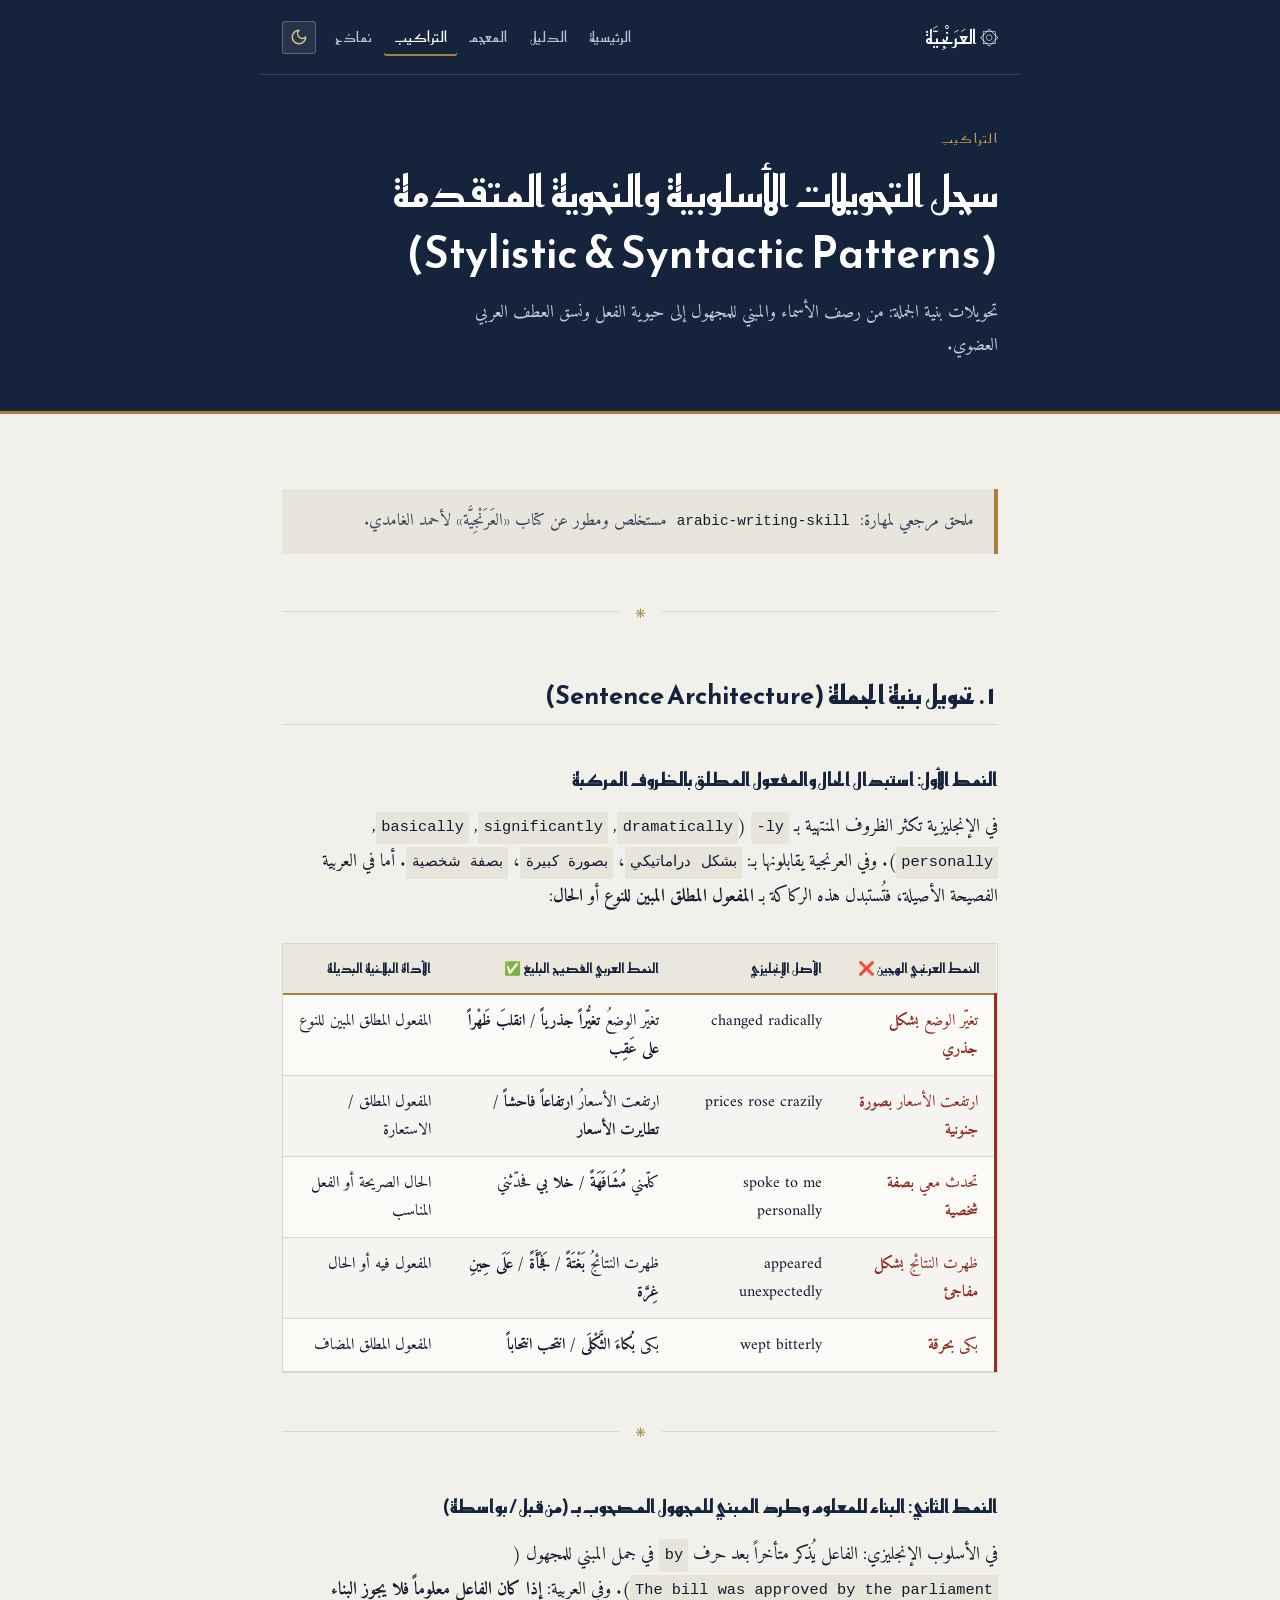
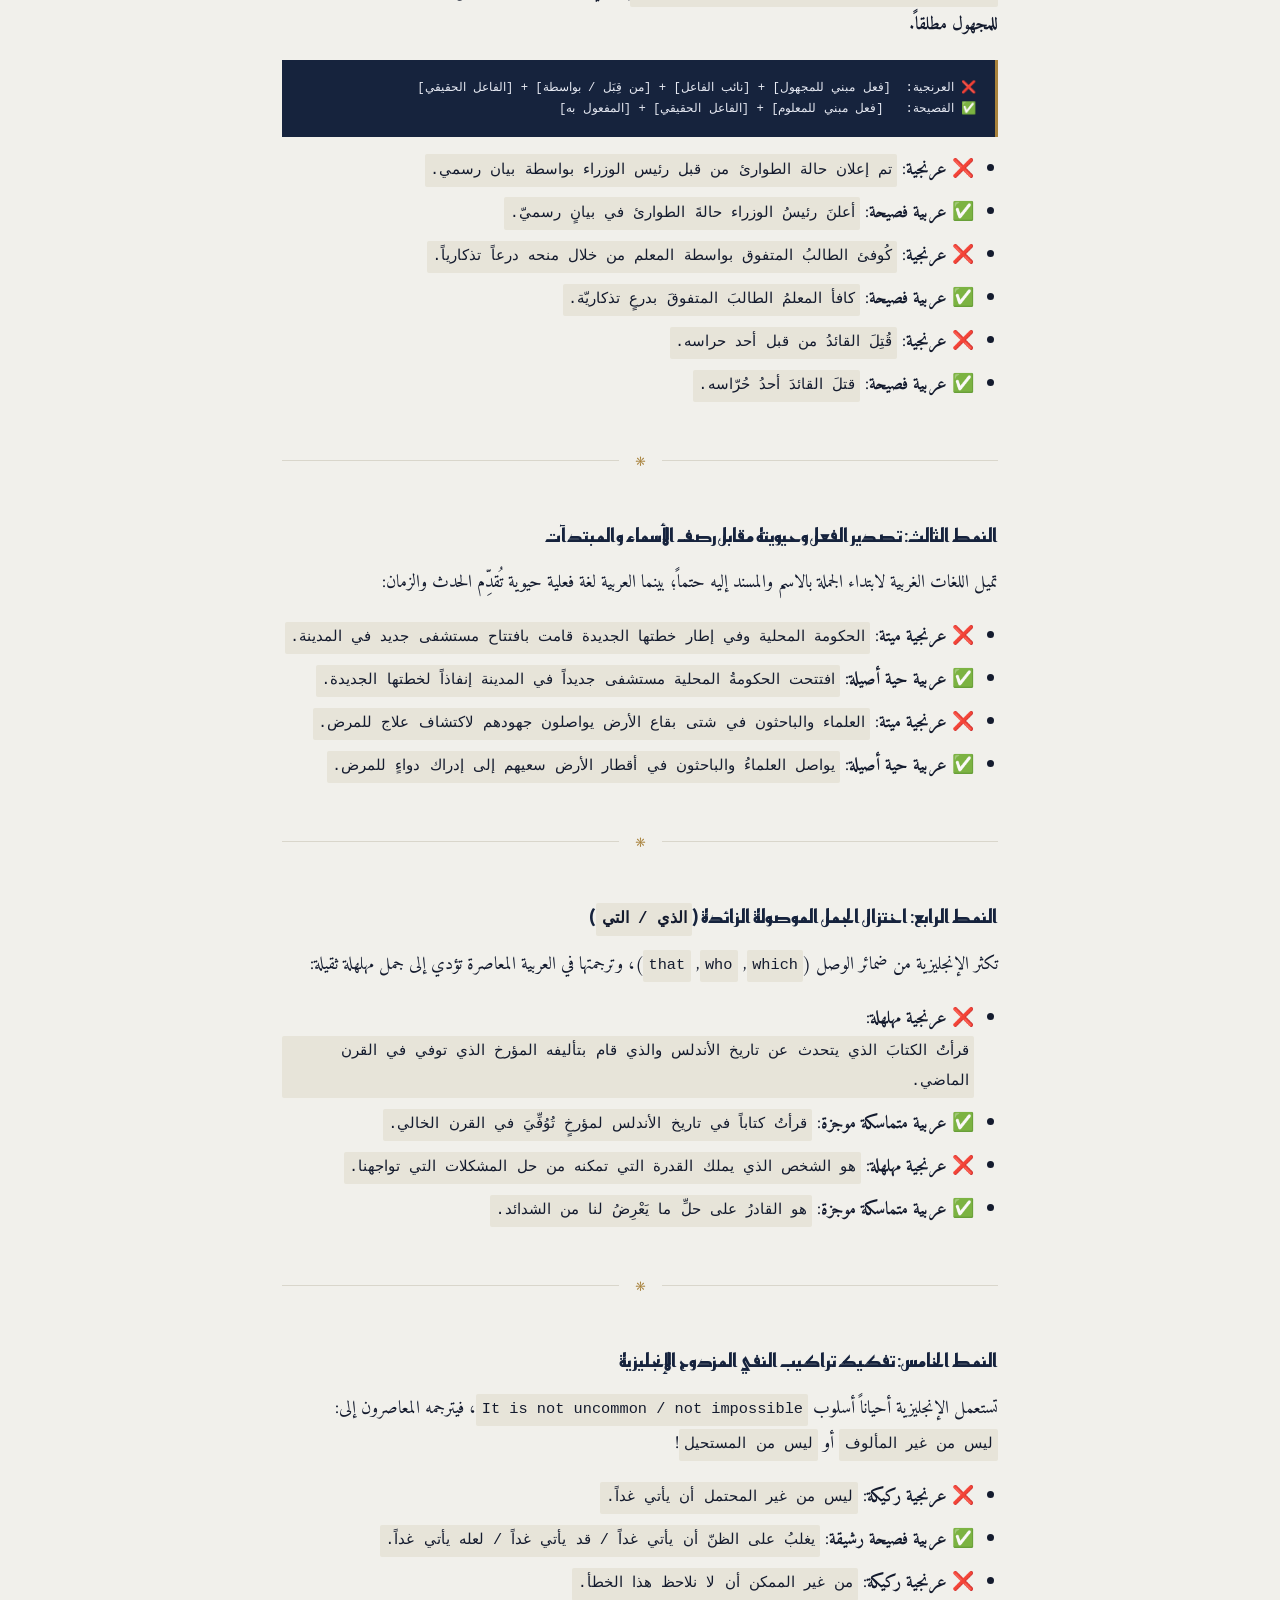
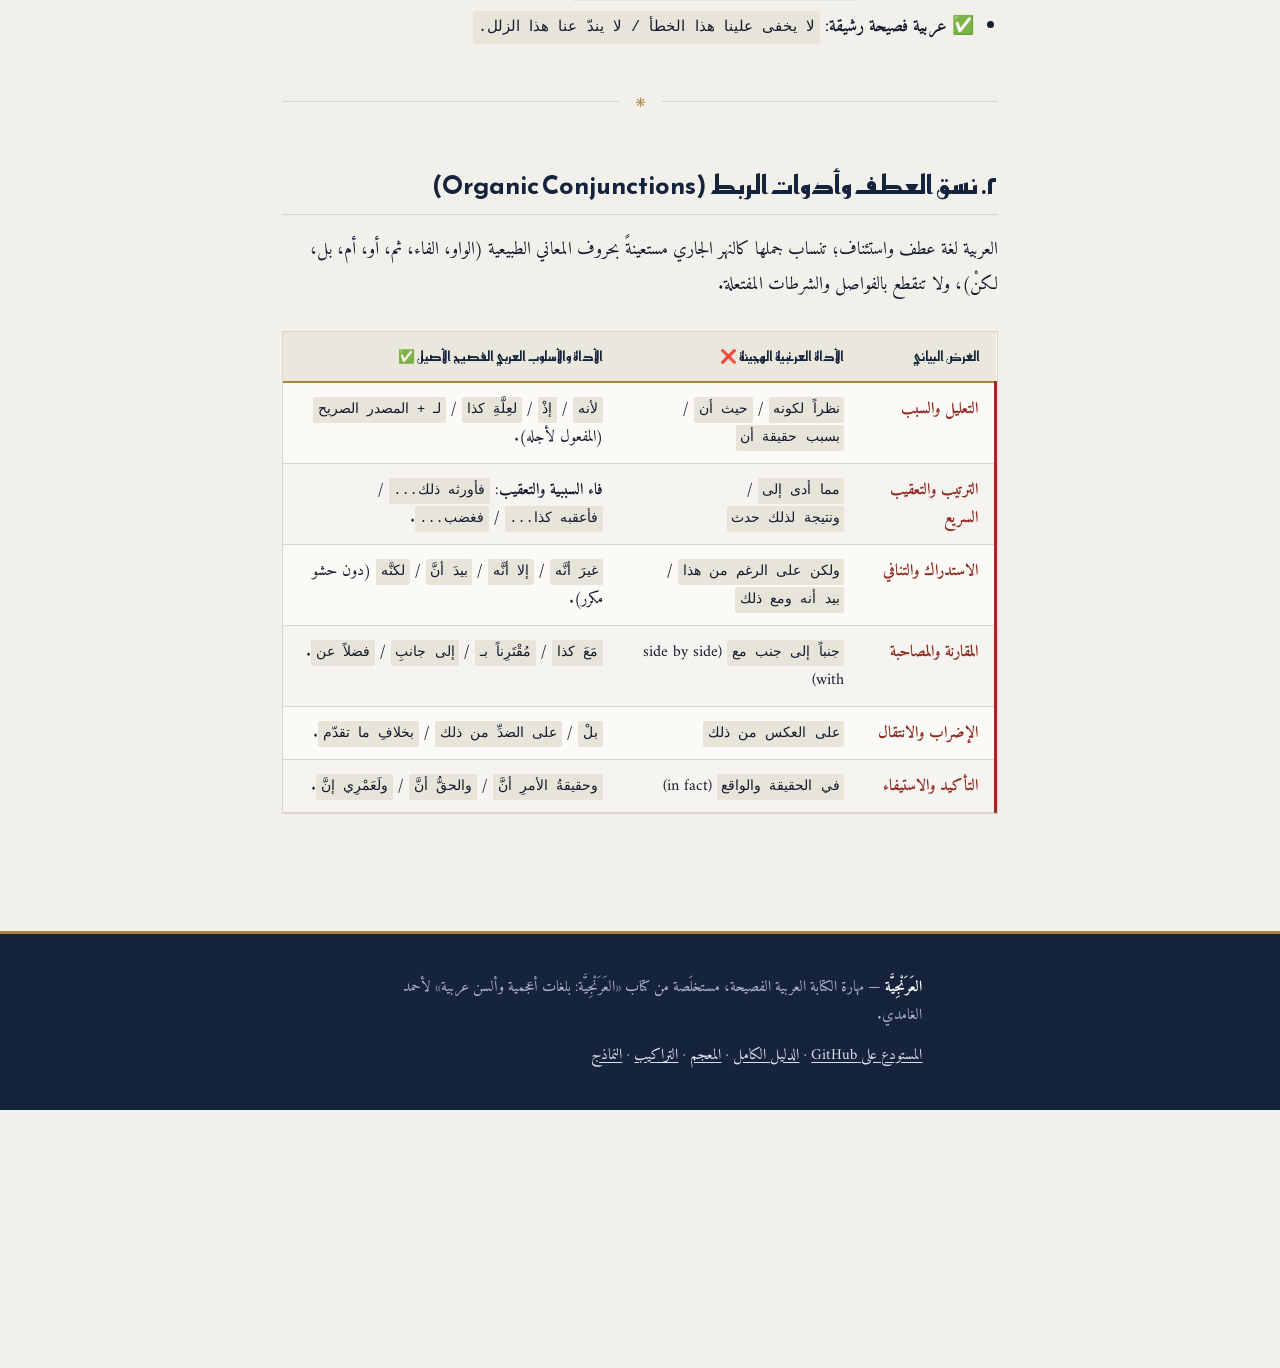
<file: docs/stylistic-patterns.html>
<!DOCTYPE html>
<html lang="ar" dir="rtl">
<head>
<meta charset="utf-8">
<meta name="viewport" content="width=device-width, initial-scale=1">
<title>التراكيب العرنجية: سجل التحويلات الأسلوبية والنحوية</title>
<meta name="description" content="سجل التحويلات الأسلوبية والنحوية المتقدمة: البناء للمعلوم وطرد المبني للمجهول، تصدير الفعل، اختزال الموصولات، تفكيك النفي المزدوج، ونسق العطف.">
<link rel="canonical" href="https://specailm5.github.io/arabic-writing-skill/stylistic-patterns.html">
<meta name="robots" content="index,follow,max-snippet:-1,max-image-preview:large">
<meta name="author" content="Saif hassan">
<meta property="og:type" content="article">
<meta property="og:site_name" content="العَرَنْجِيَّة — مهارة الكتابة العربية الفصيحة">
<meta property="og:locale" content="ar_AR">
<meta property="og:title" content="التراكيب العرنجية: سجل التحويلات الأسلوبية والنحوية">
<meta property="og:description" content="سجل التحويلات الأسلوبية والنحوية المتقدمة: البناء للمعلوم وطرد المبني للمجهول، تصدير الفعل، اختزال الموصولات، تفكيك النفي المزدوج، ونسق العطف.">
<meta property="og:url" content="https://specailm5.github.io/arabic-writing-skill/stylistic-patterns.html">
<meta name="twitter:card" content="summary">
<meta name="twitter:title" content="التراكيب العرنجية: سجل التحويلات الأسلوبية والنحوية">
<meta name="twitter:description" content="سجل التحويلات الأسلوبية والنحوية المتقدمة: البناء للمعلوم وطرد المبني للمجهول، تصدير الفعل، اختزال الموصولات، تفكيك النفي المزدوج، ونسق العطف.">
<link rel="icon" href="favicon.svg" type="image/svg+xml">
<link rel="preconnect" href="https://fonts.googleapis.com">
<link rel="preconnect" href="https://fonts.gstatic.com" crossorigin>
<link rel="stylesheet" href="https://fonts.googleapis.com/css2?family=Amiri:ital,wght@0,400;0,700;1,400&amp;family=Reem+Kufi:wght@400;600&amp;display=swap">
<link rel="stylesheet" href="style.css?v=2">
<script src="theme.js"></script>
<script type="application/ld+json">{"@context":"https://schema.org","@graph":[{"@type":"Article","@id":"https://specailm5.github.io/arabic-writing-skill/stylistic-patterns.html#article","headline":"سجل التحويلات الأسلوبية والنحوية المتقدمة (Stylistic &amp; Syntactic Patterns)","description":"سجل التحويلات الأسلوبية والنحوية.","inLanguage":"ar","isPartOf":{"@id":"https://specailm5.github.io/arabic-writing-skill/#site"},"mainEntityOfPage":"https://specailm5.github.io/arabic-writing-skill/stylistic-patterns.html","author":{"@type":"Person","name":"Saif hassan"},"about":["العرنجية","Arabic writing","Arabic calques"]},{"@type":"BreadcrumbList","itemListElement":[{"@type":"ListItem","position":1,"name":"الرئيسية","item":"https://specailm5.github.io/arabic-writing-skill/"},{"@type":"ListItem","position":2,"name":"التراكيب","item":"https://specailm5.github.io/arabic-writing-skill/stylistic-patterns.html"}]}]}</script>
</head>
<body>
<a class="skip" href="#main">تخطَّ إلى المتن</a>
<header class="top">
<div class="wrap bar">
<a class="brand" href="index.html">۞ العَرَنْجِيَّة</a>
<div class="bar-end">
<nav>
<a href="index.html">الرئيسية</a>
<a href="guide.html">الدليل</a>
<a href="vocabulary.html">المعجم</a>
<a href="stylistic-patterns.html" aria-current="page">التراكيب</a>
<a href="before-after.html">نماذج</a>
</nav>
<button type="button" class="theme-toggle" id="themeToggle" aria-label="تبديل المظهر" title="تبديل المظهر">
<svg class="theme-icon-sun" width="18" height="18" viewBox="0 0 24 24" fill="none" stroke="currentColor" stroke-width="2" stroke-linecap="round" stroke-linejoin="round" aria-hidden="true"><circle cx="12" cy="12" r="4"/><path d="M12 2v2M12 20v2M4.93 4.93l1.41 1.41M17.66 17.66l1.41 1.41M2 12h2M20 12h2M6.34 17.66l-1.41 1.41M19.07 4.93l-1.41 1.41"/></svg>
<svg class="theme-icon-moon" width="18" height="18" viewBox="0 0 24 24" fill="none" stroke="currentColor" stroke-width="2" stroke-linecap="round" stroke-linejoin="round" aria-hidden="true"><path d="M12 3a6 6 0 0 0 9 9 9 9 0 1 1-9-9Z"/></svg>
</button>
</div>
</div>
<div class="wrap hero">
<p class="eyebrow">التراكيب</p>
<h1>سجل التحويلات الأسلوبية والنحوية المتقدمة (Stylistic &amp; Syntactic Patterns)</h1>
<p class="lede">تحويلات بنية الجملة: من رصف الأسماء والمبني للمجهول إلى حيوية الفعل ونسق العطف العربي العضوي.</p>
</div>
</header>
<main id="main">
<div class="wrap">
<div class="prose"><blockquote>ملحق مرجعي لمهارة: <code>arabic-writing-skill</code> مستخلص ومطور عن كتاب «العَرَنْجِيَّة» لأحمد الغامدي.</blockquote>
<div class="orn" aria-hidden="true">۞</div>
<h2 id="١-تحويل-بنية-الجملة-sentence-architecture">١. تحويل بنية الجملة (Sentence Architecture)</h2>
<h3 id="النمط-الأول-استبدال-الحال-والمفعول-المطلق-بالظروف-المركبة">النمط الأول: استبدال الحال والمفعول المطلق بالظروف المركبة</h3>
<p>في الإنجليزية تكثر الظروف المنتهية بـ <code>-ly</code> (<code>dramatically</code>, <code>significantly</code>, <code>basically</code>, <code>personally</code>). وفي العرنجية يقابلونها بـ: <code>بشكل دراماتيكي</code>، <code>بصورة كبيرة</code>، <code>بصفة شخصية</code>. أما في العربية الفصيحة الأصيلة، فتُستبدل هذه الركاكة بـ <strong>المفعول المطلق المبين للنوع</strong> أو <strong>الحال</strong>:</p>
<div class="tw t-wrong"><table><thead><tr><th>النمط العرنجي الهجين ❌</th><th>الأصل الإنجليزي</th><th>النمط العربي الفصيح البليغ ✅</th><th>الأداة البلاغية البديلة</th></tr></thead><tbody><tr><td>تغيّر الوضع <strong>بشكل جذري</strong></td><td>changed radically</td><td>تغيّر الوضعُ <strong>تغيُّراً جذرياً</strong> / <strong>انقلبَ ظَهْراً على عَقِب</strong></td><td>المفعول المطلق المبين للنوع</td></tr><tr><td>ارتفعت الأسعار <strong>بصورة جنونية</strong></td><td>prices rose crazily</td><td>ارتفعت الأسعارُ <strong>ارتفاعاً فاحشاً</strong> / <strong>تطايرت الأسعار</strong></td><td>المفعول المطلق / الاستعارة</td></tr><tr><td>تحدث معي <strong>بصفة شخصية</strong></td><td>spoke to me personally</td><td>كلّمني <strong>مُشَافَهَةً</strong> / <strong>خلا بي</strong> فحدّثني</td><td>الحال الصريحة أو الفعل المناسب</td></tr><tr><td>ظهرت النتائج <strong>بشكل مفاجئ</strong></td><td>appeared unexpectedly</td><td>ظهرت النتائجُ <strong>بَغْتَةً</strong> / <strong>فَجْأَةً</strong> / <strong>عَلَى حِينِ غِرَّة</strong></td><td>المفعول فيه أو الحال</td></tr><tr><td>بكى <strong>بحرقة</strong></td><td>wept bitterly</td><td>بكى <strong>بُكاءَ الثَّكْلَى</strong> / <strong>انتحب انتحاباً</strong></td><td>المفعول المطلق المضاف</td></tr></tbody></table></div>
<div class="orn" aria-hidden="true">۞</div>
<h3 id="النمط-الثاني-البناء-للمعلوم-وطرد-المبني-للمجهول-المصحوب-بـ-م">النمط الثاني: البناء للمعلوم وطرد المبني للمجهول المصحوب بـ (من قبل / بواسطة)</h3>
<p>في الأسلوب الإنجليزي: الفاعل يُذكر متأخراً بعد حرف <code>by</code> في جمل المبني للمجهول (<code>The bill was approved by the parliament</code>). وفي العربية: <strong>إذا كان الفاعل معلوماً فلا يجوز البناء للمجهول مطلقاً</strong>.</p>
<pre dir="rtl" class="code-rtl"><code>❌ العرنجية:  [فعل مبني للمجهول] + [نائب الفاعل] + [من قِبَل / بواسطة] + [الفاعل الحقيقي]
✅ الفصيحة:   [فعل مبني للمعلوم] + [الفاعل الحقيقي] + [المفعول به]</code></pre>
<ul><li>❌ <strong>عرنجية</strong>: <code>تم إعلان حالة الطوارئ من قبل رئيس الوزراء بواسطة بيان رسمي.</code></li><li>✅ <strong>عربية فصيحة</strong>: <code>أعلنَ رئيسُ الوزراء حالةَ الطوارئ في بيانٍ رسميّ.</code></li><li>❌ <strong>عرنجية</strong>: <code>كُوفئ الطالبُ المتفوق بواسطة المعلم من خلال منحه درعاً تذكارياً.</code></li><li>✅ <strong>عربية فصيحة</strong>: <code>كافأ المعلمُ الطالبَ المتفوقَ بدرعٍ تذكاريّة.</code></li><li>❌ <strong>عرنجية</strong>: <code>قُتِلَ القائدُ من قبل أحد حراسه.</code></li><li>✅ <strong>عربية فصيحة</strong>: <code>قتلَ القائدَ أحدُ حُرّاسه.</code></li></ul>
<div class="orn" aria-hidden="true">۞</div>
<h3 id="النمط-الثالث-تصدير-الفعل-وحيويته-مقابل-رصف-الأسماء-والمبتدآت">النمط الثالث: تصدير الفعل وحيويته مقابل رصف الأسماء والمبتدآت</h3>
<p>تميل اللغات الغربية لابتداء الجملة بالاسم والمسند إليه حتماً؛ بينما العربية لغة فعلية حيوية تُقدِّم الحدث والزمان:</p>
<ul><li>❌ <strong>عرنجية ميتة</strong>: <code>الحكومة المحلية وفي إطار خطتها الجديدة قامت بافتتاح مستشفى جديد في المدينة.</code></li><li>✅ <strong>عربية حية أصيلة</strong>: <code>افتتحت الحكومةُ المحلية مستشفى جديداً في المدينة إنفاذاً لخطتها الجديدة.</code></li><li>❌ <strong>عرنجية ميتة</strong>: <code>العلماء والباحثون في شتى بقاع الأرض يواصلون جهودهم لاكتشاف علاج للمرض.</code></li><li>✅ <strong>عربية حية أصيلة</strong>: <code>يواصل العلماءُ والباحثون في أقطار الأرض سعيهم إلى إدراك دواءٍ للمرض.</code></li></ul>
<div class="orn" aria-hidden="true">۞</div>
<h3 id="النمط-الرابع-اختزال-الجمل-الموصولة-الزائدة-الذي-التي">النمط الرابع: اختزال الجمل الموصولة الزائدة (<code>الذي / التي</code>)</h3>
<p>تكثر الإنجليزية من ضمائر الوصل (<code>which</code>, <code>who</code>, <code>that</code>)، وترجمتها في العربية المعاصرة تؤدي إلى جمل مهلهلة ثقيلة:</p>
<ul><li>❌ <strong>عرنجية مهلهلة</strong>: <code>قرأتُ الكتابَ الذي يتحدث عن تاريخ الأندلس والذي قام بتأليفه المؤرخ الذي توفي في القرن الماضي.</code></li><li>✅ <strong>عربية متماسكة موجزة</strong>: <code>قرأتُ كتاباً في تاريخ الأندلس لمؤرخٍ تُوُفِّيَ في القرن الخالي.</code></li><li>❌ <strong>عرنجية مهلهلة</strong>: <code>هو الشخص الذي يملك القدرة التي تمكنه من حل المشكلات التي تواجهنا.</code></li><li>✅ <strong>عربية متماسكة موجزة</strong>: <code>هو القادرُ على حلِّ ما يَعْرِضُ لنا من الشدائد.</code></li></ul>
<div class="orn" aria-hidden="true">۞</div>
<h3 id="النمط-الخامس-تفكيك-تراكيب-النفي-المزدوج-الإنجليزية">النمط الخامس: تفكيك تراكيب النفي المزدوج الإنجليزية</h3>
<p>تستعمل الإنجليزية أحياناً أسلوب <code>It is not uncommon / not impossible</code>، فيترجمه المعاصرون إلى: <code>ليس من غير المألوف</code> أو <code>ليس من المستحيل</code>!</p>
<ul><li>❌ <strong>عرنجية ركيكة</strong>: <code>ليس من غير المحتمل أن يأتي غداً.</code></li><li>✅ <strong>عربية فصيحة رشيقة</strong>: <code>يغلبُ على الظنّ أن يأتي غداً / قد يأتي غداً / لعله يأتي غداً.</code></li><li>❌ <strong>عرنجية ركيكة</strong>: <code>من غير الممكن أن لا نلاحظ هذا الخطأ.</code></li><li>✅ <strong>عربية فصيحة رشيقة</strong>: <code>لا يخفى علينا هذا الخطأ / لا يندّ عنا هذا الزلل.</code></li></ul>
<div class="orn" aria-hidden="true">۞</div>
<h2 id="٢-نسق-العطف-وأدوات-الربط-organic-conjunctions">٢. نسق العطف وأدوات الربط (Organic Conjunctions)</h2>
<p>العربية لغة عطف واستئناف؛ تنساب جملها كالنهر الجاري مستعينةً بحروف المعاني الطبيعية (الواو، الفاء، ثم، أو، أم، بل، لكنْ)، ولا تنقطع بالفواصل والشرطات المفتعلة.</p>
<div class="tw t-wrong"><table><thead><tr><th>الغرض البياني</th><th>الأداة العرنجية الهجينة ❌</th><th>الأداة والأسلوب العربي الفصيح الأصيل ✅</th></tr></thead><tbody><tr><td><strong>التعليل والسبب</strong></td><td><code>نظراً لكونه</code> / <code>حيث أن</code> / <code>بسبب حقيقة أن</code></td><td><code>لأنه</code> / <code>إذْ</code> / <code>لعِلَّةِ كذا</code> / <code>لـ + المصدر الصريح</code> (المفعول لأجله).</td></tr><tr><td><strong>الترتيب والتعقيب السريع</strong></td><td><code>مما أدى إلى</code> / <code>ونتيجة لذلك حدث</code></td><td><strong>فاء السببية والتعقيب</strong>: <code>فأورثه ذلك...</code> / <code>فأعقبه كذا...</code> / <code>فغضب...</code>.</td></tr><tr><td><strong>الاستدراك والتنافي</strong></td><td><code>ولكن على الرغم من هذا</code> / <code>بيد أنه ومع ذلك</code></td><td><code>غيرَ أنَّه</code> / <code>إلا أنَّه</code> / <code>بيدَ أنَّ</code> / <code>لكنَّه</code> (دون حشو مكرر).</td></tr><tr><td><strong>المقارنة والمصاحبة</strong></td><td><code>جنباً إلى جنب مع</code> (side by side with)</td><td><code>مَعَ كذا</code> / <code>مُقْتَرِناً بـ</code> / <code>إلى جانبِ</code> / <code>فضلاً عن</code>.</td></tr><tr><td><strong>الإضراب والانتقال</strong></td><td><code>على العكس من ذلك</code></td><td><code>بلْ</code> / <code>على الضدِّ من ذلك</code> / <code>بخلافِ ما تقدّم</code>.</td></tr><tr><td><strong>التأكيد والاستيفاء</strong></td><td><code>في الحقيقة والواقع</code> (in fact)</td><td><code>وحقيقةُ الأمرِ أنَّ</code> / <code>والحقُّ أنَّ</code> / <code>ولَعَمْرِي إنَّ</code>.</td></tr></tbody></table></div></div>
</div>
</main>
<footer>
<div class="wrap foot">
<p><strong>العَرَنْجِيَّة</strong> — مهارة الكتابة العربية الفصيحة، مستخلَصة من كتاب «العَرَنْجِيَّة: بلغات أعجمية وألسن عربية» لأحمد الغامدي.</p>
<p><a href="https://github.com/specailm5/arabic-writing-skill">المستودع على GitHub</a> · <a href="guide.html">الدليل الكامل</a> · <a href="vocabulary.html">المعجم</a> · <a href="stylistic-patterns.html">التراكيب</a> · <a href="before-after.html">النماذج</a></p>
</div>
</footer>
</body>
</html>
</file>
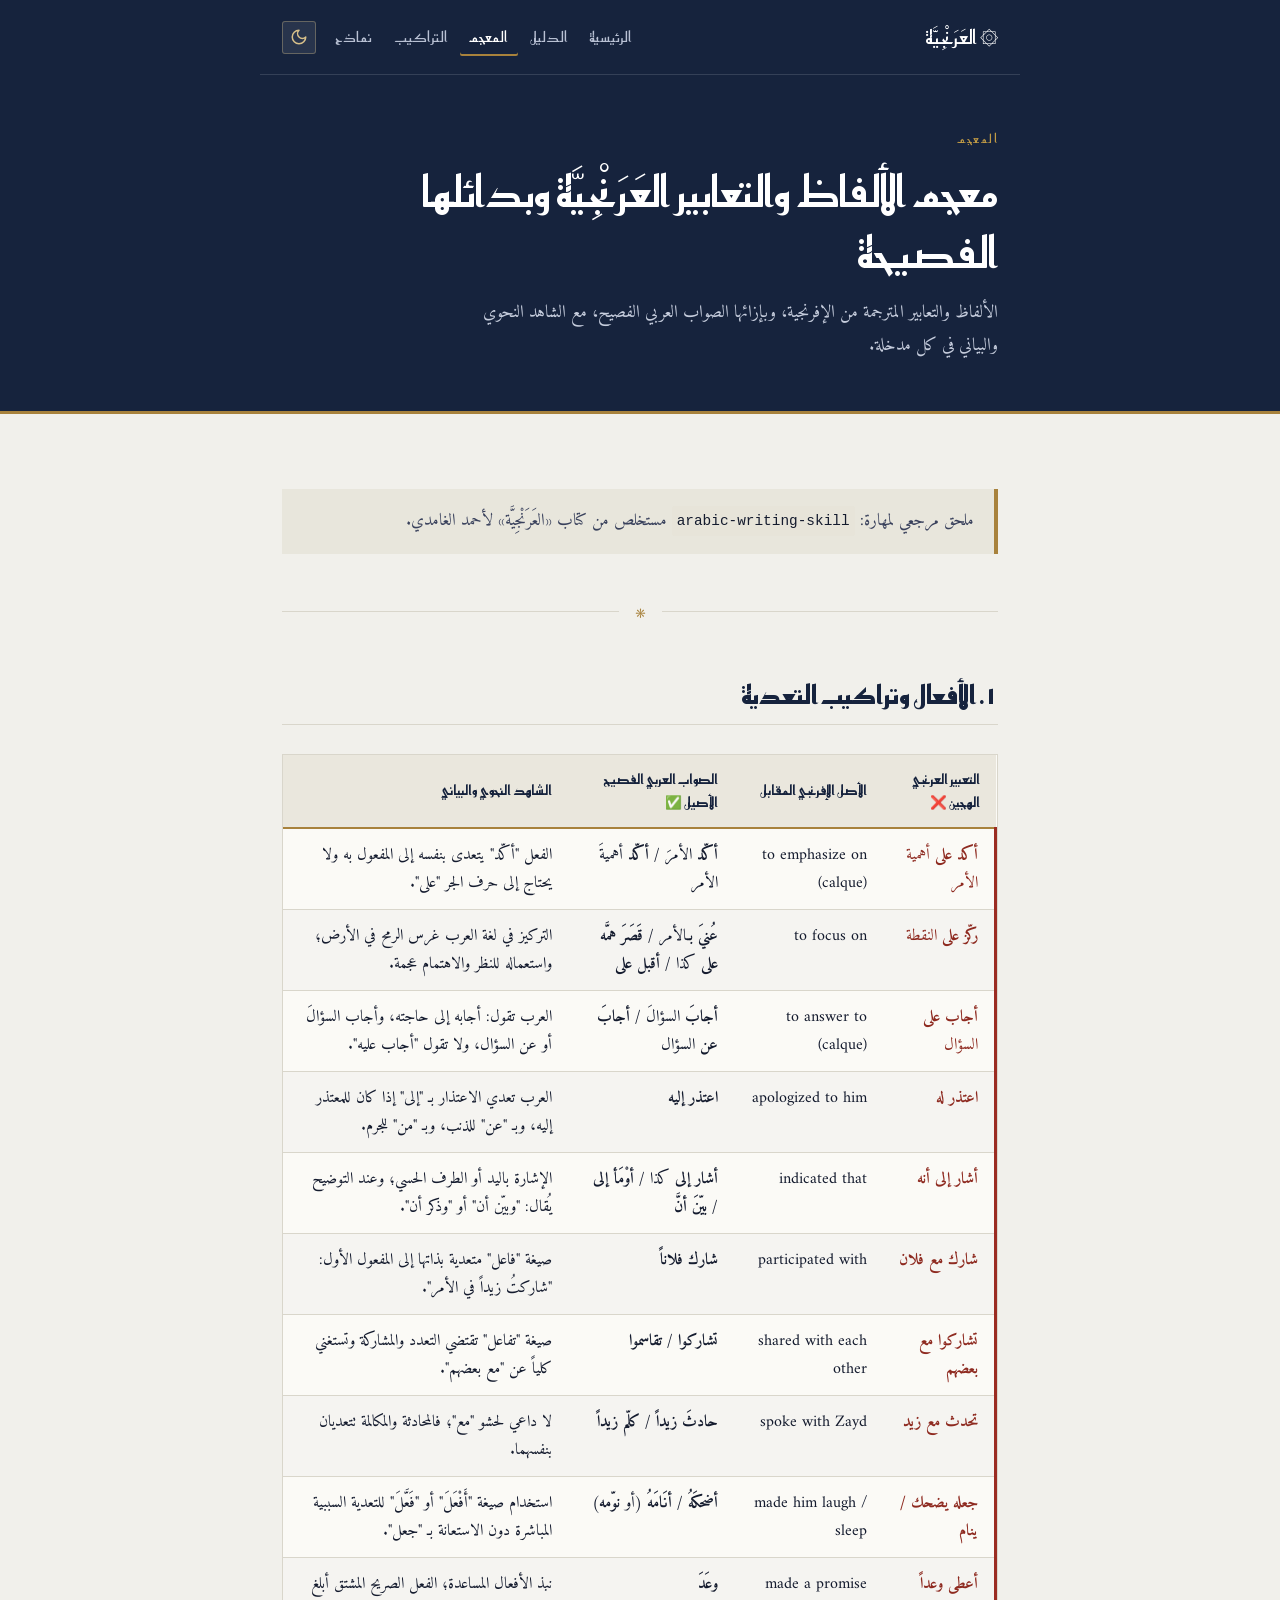
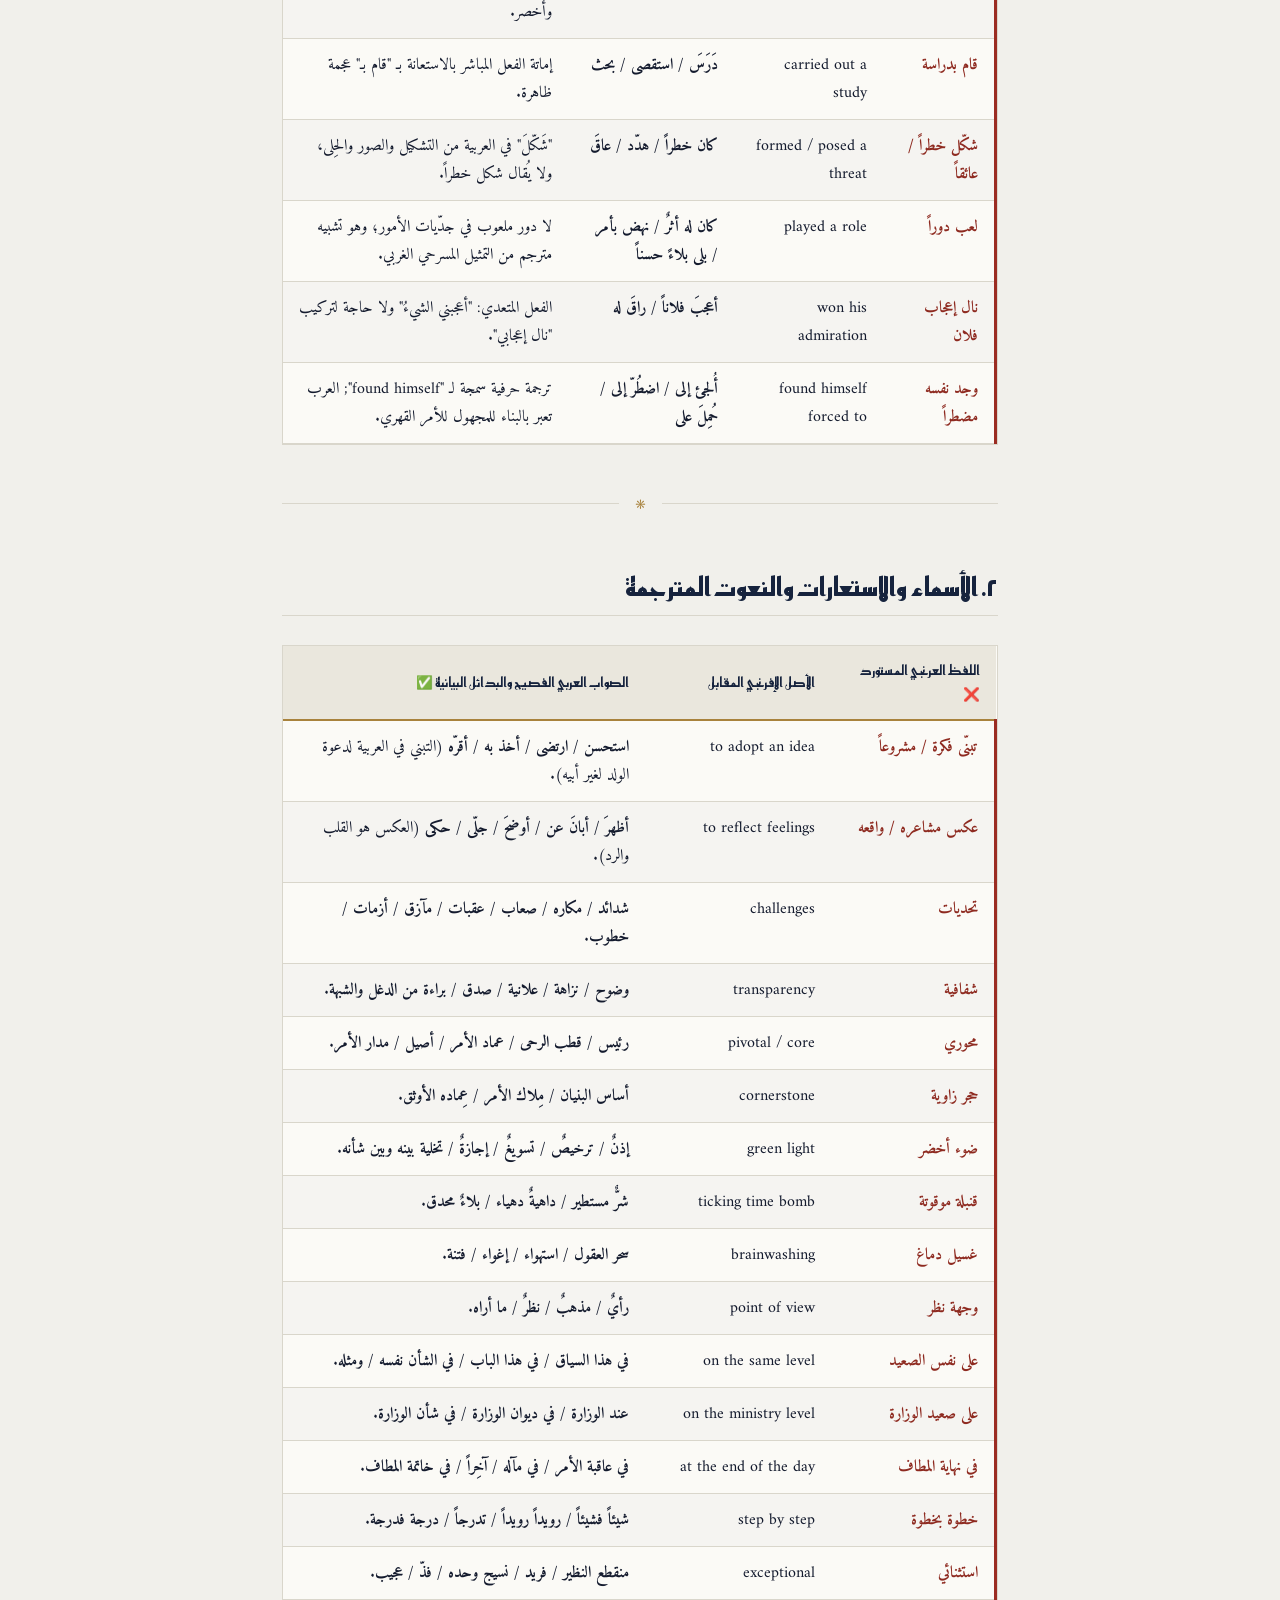
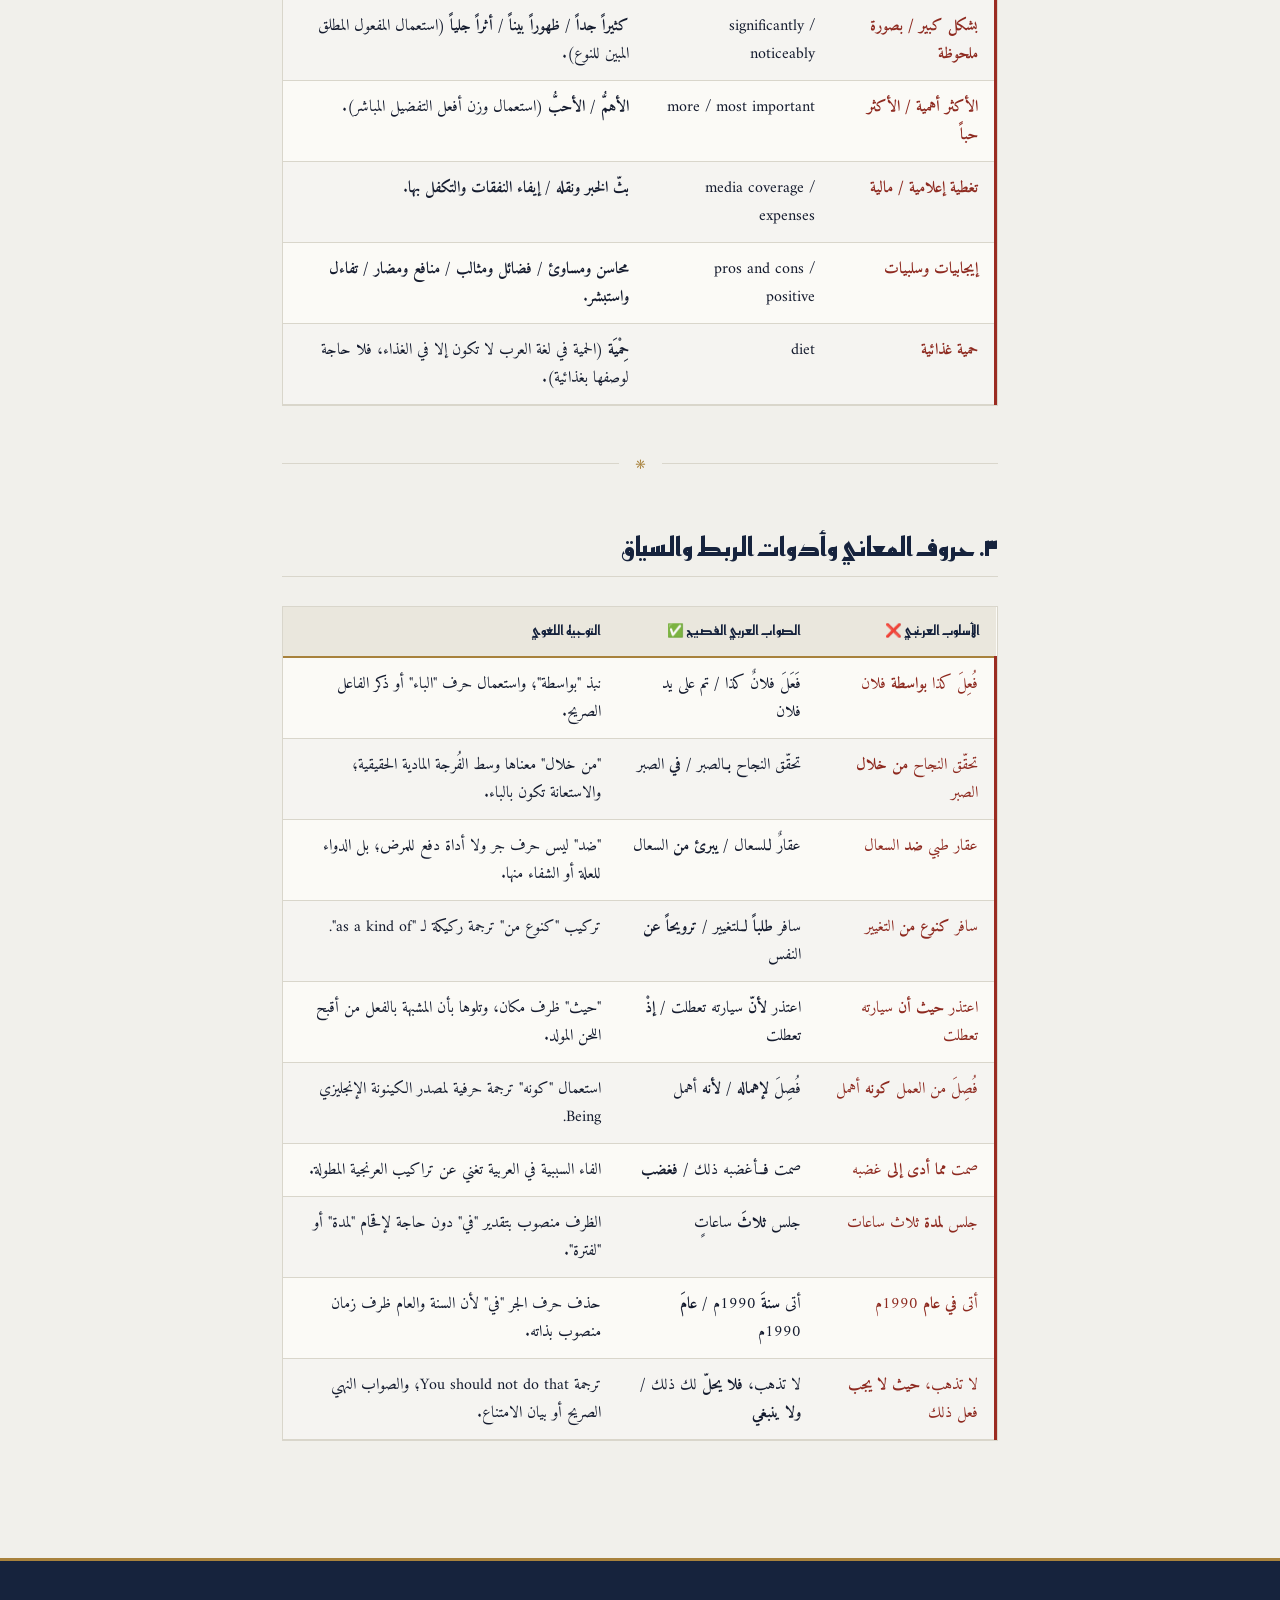
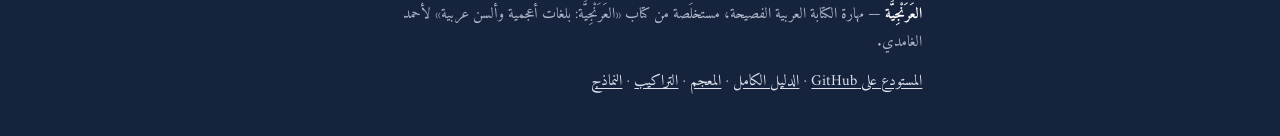
<file: docs/vocabulary.html>
<!DOCTYPE html>
<html lang="ar" dir="rtl">
<head>
<meta charset="utf-8">
<meta name="viewport" content="width=device-width, initial-scale=1">
<title>معجم العرنجية: الألفاظ المترجمة وبدائلها الفصيحة</title>
<meta name="description" content="معجم جامع للألفاظ والتعابير العرنجية وبدائلها الفصيحة: «أكد على» ← «أكّد»، «لعب دوراً» ← «كان له أثر»، «قام بدراسة» ← «درس»، مع الشاهد النحوي والبياني.">
<link rel="canonical" href="https://specailm5.github.io/arabic-writing-skill/vocabulary.html">
<meta name="robots" content="index,follow,max-snippet:-1,max-image-preview:large">
<meta name="author" content="Saif hassan">
<meta property="og:type" content="article">
<meta property="og:site_name" content="العَرَنْجِيَّة — مهارة الكتابة العربية الفصيحة">
<meta property="og:locale" content="ar_AR">
<meta property="og:title" content="معجم العرنجية: الألفاظ المترجمة وبدائلها الفصيحة">
<meta property="og:description" content="معجم جامع للألفاظ والتعابير العرنجية وبدائلها الفصيحة: «أكد على» ← «أكّد»، «لعب دوراً» ← «كان له أثر»، «قام بدراسة» ← «درس»، مع الشاهد النحوي والبياني.">
<meta property="og:url" content="https://specailm5.github.io/arabic-writing-skill/vocabulary.html">
<meta name="twitter:card" content="summary">
<meta name="twitter:title" content="معجم العرنجية: الألفاظ المترجمة وبدائلها الفصيحة">
<meta name="twitter:description" content="معجم جامع للألفاظ والتعابير العرنجية وبدائلها الفصيحة: «أكد على» ← «أكّد»، «لعب دوراً» ← «كان له أثر»، «قام بدراسة» ← «درس»، مع الشاهد النحوي والبياني.">
<link rel="icon" href="favicon.svg" type="image/svg+xml">
<link rel="preconnect" href="https://fonts.googleapis.com">
<link rel="preconnect" href="https://fonts.gstatic.com" crossorigin>
<link rel="stylesheet" href="https://fonts.googleapis.com/css2?family=Amiri:ital,wght@0,400;0,700;1,400&amp;family=Reem+Kufi:wght@400;600&amp;display=swap">
<link rel="stylesheet" href="style.css?v=2">
<script src="theme.js"></script>
<script type="application/ld+json">{"@context":"https://schema.org","@graph":[{"@type":"Article","@id":"https://specailm5.github.io/arabic-writing-skill/vocabulary.html#article","headline":"معجم الألفاظ والتعابير العَرَنْجِيَّة وبدائلها الفصيحة","description":"معجم الألفاظ العرنجية وبدائلها الفصيحة.","inLanguage":"ar","isPartOf":{"@id":"https://specailm5.github.io/arabic-writing-skill/#site"},"mainEntityOfPage":"https://specailm5.github.io/arabic-writing-skill/vocabulary.html","author":{"@type":"Person","name":"Saif hassan"},"about":["العرنجية","Arabic writing","Arabic calques"]},{"@type":"BreadcrumbList","itemListElement":[{"@type":"ListItem","position":1,"name":"الرئيسية","item":"https://specailm5.github.io/arabic-writing-skill/"},{"@type":"ListItem","position":2,"name":"المعجم","item":"https://specailm5.github.io/arabic-writing-skill/vocabulary.html"}]}]}</script>
</head>
<body>
<a class="skip" href="#main">تخطَّ إلى المتن</a>
<header class="top">
<div class="wrap bar">
<a class="brand" href="index.html">۞ العَرَنْجِيَّة</a>
<div class="bar-end">
<nav>
<a href="index.html">الرئيسية</a>
<a href="guide.html">الدليل</a>
<a href="vocabulary.html" aria-current="page">المعجم</a>
<a href="stylistic-patterns.html">التراكيب</a>
<a href="before-after.html">نماذج</a>
</nav>
<button type="button" class="theme-toggle" id="themeToggle" aria-label="تبديل المظهر" title="تبديل المظهر">
<svg class="theme-icon-sun" width="18" height="18" viewBox="0 0 24 24" fill="none" stroke="currentColor" stroke-width="2" stroke-linecap="round" stroke-linejoin="round" aria-hidden="true"><circle cx="12" cy="12" r="4"/><path d="M12 2v2M12 20v2M4.93 4.93l1.41 1.41M17.66 17.66l1.41 1.41M2 12h2M20 12h2M6.34 17.66l-1.41 1.41M19.07 4.93l-1.41 1.41"/></svg>
<svg class="theme-icon-moon" width="18" height="18" viewBox="0 0 24 24" fill="none" stroke="currentColor" stroke-width="2" stroke-linecap="round" stroke-linejoin="round" aria-hidden="true"><path d="M12 3a6 6 0 0 0 9 9 9 9 0 1 1-9-9Z"/></svg>
</button>
</div>
</div>
<div class="wrap hero">
<p class="eyebrow">المعجم</p>
<h1>معجم الألفاظ والتعابير العَرَنْجِيَّة وبدائلها الفصيحة</h1>
<p class="lede">الألفاظ والتعابير المترجمة من الإفرنجية، وبإزائها الصواب العربي الفصيح، مع الشاهد النحوي والبياني في كل مدخلة.</p>
</div>
</header>
<main id="main">
<div class="wrap">
<div class="prose"><blockquote>ملحق مرجعي لمهارة: <code>arabic-writing-skill</code> مستخلص من كتاب «العَرَنْجِيَّة» لأحمد الغامدي.</blockquote>
<div class="orn" aria-hidden="true">۞</div>
<h2 id="١-الأفعال-وتراكيب-التعدية">١. الأفعال وتراكيب التعدية</h2>
<div class="tw t-wrong"><table><thead><tr><th>التعبير العرنجي الهجين ❌</th><th>الأصل الإفرنجي المقابل</th><th>الصواب العربي الفصيح الأصيل ✅</th><th>الشاهد النحوي والبياني</th></tr></thead><tbody><tr><td><strong>أكد على</strong> أهمية الأمر</td><td>to emphasize on (calque)</td><td><strong>أكّد</strong> الأمرَ / <strong>أكّد</strong> أهميةَ الأمر</td><td>الفعل &quot;أكّد&quot; يتعدى بنفسه إلى المفعول به ولا يحتاج إلى حرف الجر &quot;على&quot;.</td></tr><tr><td><strong>ركّز على</strong> النقطة</td><td>to focus on</td><td><strong>عُنيَ بـ</strong>الأمر / <strong>قَصَرَ همَّه على</strong> كذا / <strong>أقبل على</strong></td><td>التركيز في لغة العرب غرس الرمح في الأرض؛ واستعماله للنظر والاهتمام عجمة.</td></tr><tr><td><strong>أجاب على</strong> السؤال</td><td>to answer to (calque)</td><td><strong>أجابَ</strong> السؤالَ / <strong>أجابَ عن</strong> السؤال</td><td>العرب تقول: أجابه إلى حاجته، وأجاب السؤالَ أو عن السؤال، ولا تقول &quot;أجاب عليه&quot;.</td></tr><tr><td><strong>اعتذر له</strong></td><td>apologized to him</td><td><strong>اعتذر إليه</strong></td><td>العرب تعدي الاعتذار بـ &quot;إلى&quot; إذا كان للمعتذر إليه، وبـ &quot;عن&quot; للذنب، وبـ &quot;من&quot; للجرم.</td></tr><tr><td><strong>أشار إلى أنه</strong></td><td>indicated that</td><td><strong>أشار إلى</strong> كذا / <strong>أوْمَأ إلى</strong> / <strong>بيّنَ أنَّ</strong></td><td>الإشارة باليد أو الطرف الحسي؛ وعند التوضيح يُقال: &quot;وبيّن أن&quot; أو &quot;وذكر أن&quot;.</td></tr><tr><td><strong>شارك مع فلان</strong></td><td>participated with</td><td><strong>شارك فلاناً</strong></td><td>صيغة &quot;فاعل&quot; متعدية بذاتها إلى المفعول الأول: &quot;شاركتُ زيداً في الأمر&quot;.</td></tr><tr><td><strong>تشاركوا مع بعضهم</strong></td><td>shared with each other</td><td><strong>تشاركوا</strong> / <strong>تقاسموا</strong></td><td>صيغة &quot;تفاعل&quot; تقتضي التعدد والمشاركة وتستغني كلياً عن &quot;مع بعضهم&quot;.</td></tr><tr><td><strong>تحدث مع زيد</strong></td><td>spoke with Zayd</td><td><strong>حادثَ زيداً</strong> / <strong>كلّم زيداً</strong></td><td>لا داعي لحشو &quot;مع&quot;؛ فالمحادثة والمكالمة تتعديان بنفسهما.</td></tr><tr><td><strong>جعله يضحك / ينام</strong></td><td>made him laugh / sleep</td><td><strong>أضحكَهُ</strong> / <strong>أنَامَهُ</strong> (أو <strong>نوّمه</strong>)</td><td>استخدام صيغة &quot;أَفْعَلَ&quot; أو &quot;فَعَّلَ&quot; للتعدية السببية المباشرة دون الاستعانة بـ &quot;جعل&quot;.</td></tr><tr><td><strong>أعطى وعداً</strong></td><td>made a promise</td><td><strong>وعَدَ</strong></td><td>نبذ الأفعال المساعدة؛ الفعل الصريح المشتق أبلغ وأخصر.</td></tr><tr><td><strong>قام بدراسة</strong></td><td>carried out a study</td><td><strong>دَرَسَ</strong> / <strong>استقصى</strong> / <strong>بحث</strong></td><td>إماتة الفعل المباشر بالاستعانة بـ &quot;قام بـ&quot; عجمة ظاهرة.</td></tr><tr><td><strong>شكّل خطراً / عائقاً</strong></td><td>formed / posed a threat</td><td><strong>كان خطراً</strong> / <strong>هدّد</strong> / <strong>عاقَ</strong></td><td>&quot;شَكّلَ&quot; في العربية من التشكيل والصور والحِلى، ولا يُقال شكل خطراً.</td></tr><tr><td><strong>لعب دوراً</strong></td><td>played a role</td><td><strong>كان له أثرٌ</strong> / <strong>نهض بأمر</strong> / <strong>بلى بلاءً حسناً</strong></td><td>لا دور ملعوب في جدّيات الأمور؛ وهو تشبيه مترجم من التمثيل المسرحي الغربي.</td></tr><tr><td><strong>نال إعجاب فلان</strong></td><td>won his admiration</td><td><strong>أعجبَ فلاناً</strong> / <strong>راقَ له</strong></td><td>الفعل المتعدي: &quot;أعجبني الشيءُ&quot; ولا حاجة لتركيب &quot;نال إعجابي&quot;.</td></tr><tr><td><strong>وجد نفسه مضطراً</strong></td><td>found himself forced to</td><td><strong>أُلجئ إلى</strong> / <strong>اضطُرّ إلى</strong> / <strong>حُمِلَ على</strong></td><td>ترجمة حرفية سمجة لـ &quot;found himself&quot;; العرب تعبر بالبناء للمجهول للأمر القهري.</td></tr></tbody></table></div>
<div class="orn" aria-hidden="true">۞</div>
<h2 id="٢-الأسماء-والاستعارات-والنعوت-المترجمة">٢. الأسماء والاستعارات والنعوت المترجمة</h2>
<div class="tw t-wrong"><table><thead><tr><th>اللفظ العرنجي المستورد ❌</th><th>الأصل الإفرنجي المقابل</th><th>الصواب العربي الفصيح والبدائل البيانية ✅</th></tr></thead><tbody><tr><td><strong>تبنّى فكرة / مشروعاً</strong></td><td>to adopt an idea</td><td><strong>استحسن</strong> / <strong>ارتضى</strong> / <strong>أخذ به</strong> / <strong>أقرّه</strong> (التبني في العربية لدعوة الولد لغير أبيه).</td></tr><tr><td><strong>عكس مشاعره / واقعه</strong></td><td>to reflect feelings</td><td><strong>أظهرَ</strong> / <strong>أبانَ عن</strong> / <strong>أوضحَ</strong> / <strong>جلّى</strong> / <strong>حكى</strong> (العكس هو القلب والرد).</td></tr><tr><td><strong>تحديات</strong></td><td>challenges</td><td><strong>شدائد</strong> / <strong>مكاره</strong> / <strong>صعاب</strong> / <strong>عقبات</strong> / <strong>مآزق</strong> / <strong>أزمات</strong> / <strong>خطوب</strong>.</td></tr><tr><td><strong>شفافية</strong></td><td>transparency</td><td><strong>وضوح</strong> / <strong>نزاهة</strong> / <strong>علانية</strong> / <strong>صدق</strong> / <strong>براءة من الدغل والشبهة</strong>.</td></tr><tr><td><strong>محوري</strong></td><td>pivotal / core</td><td><strong>رئيس</strong> / <strong>قطب الرحى</strong> / <strong>عماد الأمر</strong> / <strong>أصيل</strong> / <strong>مدار الأمر</strong>.</td></tr><tr><td><strong>حجر زاوية</strong></td><td>cornerstone</td><td><strong>أساس البنيان</strong> / <strong>مِلاك الأمر</strong> / <strong>عِماده الأوثق</strong>.</td></tr><tr><td><strong>ضوء أخضر</strong></td><td>green light</td><td><strong>إذنٌ</strong> / <strong>ترخيصٌ</strong> / <strong>تسويغٌ</strong> / <strong>إجازةٌ</strong> / <strong>تخلية بينه وبين شأنه</strong>.</td></tr><tr><td><strong>قنبلة موقوتة</strong></td><td>ticking time bomb</td><td><strong>شرٌّ مستطير</strong> / <strong>داهيةٌ دهياء</strong> / <strong>بلاءٌ محدق</strong>.</td></tr><tr><td><strong>غسيل دماغ</strong></td><td>brainwashing</td><td><strong>سحر العقول</strong> / <strong>استهواء</strong> / <strong>إغواء</strong> / <strong>فتنة</strong>.</td></tr><tr><td><strong>وجهة نظر</strong></td><td>point of view</td><td><strong>رأيٌ</strong> / <strong>مذهبٌ</strong> / <strong>نظرٌ</strong> / <strong>ما أراه</strong>.</td></tr><tr><td><strong>على نفس الصعيد</strong></td><td>on the same level</td><td><strong>في هذا السياق</strong> / <strong>في هذا الباب</strong> / <strong>في الشأن نفسه</strong> / <strong>ومثله</strong>.</td></tr><tr><td><strong>على صعيد الوزارة</strong></td><td>on the ministry level</td><td><strong>عند الوزارة</strong> / <strong>في ديوان الوزارة</strong> / <strong>في شأن الوزارة</strong>.</td></tr><tr><td><strong>في نهاية المطاف</strong></td><td>at the end of the day</td><td><strong>في عاقبة الأمر</strong> / <strong>في مآله</strong> / <strong>آخِراً</strong> / <strong>في خاتمة المطاف</strong>.</td></tr><tr><td><strong>خطوة بخطوة</strong></td><td>step by step</td><td><strong>شيئاً فشيئاً</strong> / <strong>رويداً رويداً</strong> / <strong>تدرجاً</strong> / <strong>درجة فدرجة</strong>.</td></tr><tr><td><strong>استثنائي</strong></td><td>exceptional</td><td><strong>منقطع النظير</strong> / <strong>فريد</strong> / <strong>نسيج وحده</strong> / <strong>فذّ</strong> / <strong>عجيب</strong>.</td></tr><tr><td><strong>بشكل كبير / بصورة ملحوظة</strong></td><td>significantly / noticeably</td><td><strong>كثيراً جداً</strong> / <strong>ظهوراً بيناً</strong> / <strong>أثراً جلياً</strong> (استعمال المفعول المطلق المبين للنوع).</td></tr><tr><td><strong>الأكثر أهمية / الأكثر حباً</strong></td><td>more / most important</td><td><strong>الأهمُّ</strong> / <strong>الأحبُّ</strong> (استعمال وزن أفعل التفضيل المباشر).</td></tr><tr><td><strong>تغطية إعلامية / مالية</strong></td><td>media coverage / expenses</td><td><strong>بثّ الخبر ونقله</strong> / <strong>إيفاء النفقات والتكفل بها</strong>.</td></tr><tr><td><strong>إيجابيات وسلبيات</strong></td><td>pros and cons / positive</td><td><strong>محاسن ومساوئ</strong> / <strong>فضائل ومثالب</strong> / <strong>منافع ومضار</strong> / <strong>تفاءل واستبشر</strong>.</td></tr><tr><td><strong>حمية غذائية</strong></td><td>diet</td><td><strong>حِمْيَة</strong> (الحمية في لغة العرب لا تكون إلا في الغذاء، فلا حاجة لوصفها بغذائية).</td></tr></tbody></table></div>
<div class="orn" aria-hidden="true">۞</div>
<h2 id="٣-حروف-المعاني-وأدوات-الربط-والسياق">٣. حروف المعاني وأدوات الربط والسياق</h2>
<div class="tw t-wrong"><table><thead><tr><th>الأسلوب العرنجي ❌</th><th>الصواب العربي الفصيح ✅</th><th>التوجيه اللغوي</th></tr></thead><tbody><tr><td>فُعِلَ كذا <strong>بواسطة</strong> فلان</td><td>فَعَلَ فلانٌ كذا / تم على يد فلان</td><td>نبذ &quot;بواسطة&quot;؛ واستعمال حرف &quot;الباء&quot; أو ذكر الفاعل الصريح.</td></tr><tr><td>تحقّق النجاح <strong>من خلال</strong> الصبر</td><td>تحقّق النجاح <strong>بـ</strong>الصبر / <strong>في</strong> الصبر</td><td>&quot;من خلال&quot; معناها وسط الفُرجة المادية الحقيقية؛ والاستعانة تكون بالباء.</td></tr><tr><td>عقار طبي <strong>ضد</strong> السعال</td><td>عقارٌ <strong>لـ</strong>لسعال / <strong>يبرئ من</strong> السعال</td><td>&quot;ضد&quot; ليس حرف جر ولا أداة دفع للمرض؛ بل الدواء للعلة أو الشفاء منها.</td></tr><tr><td>سافر <strong>كنوع من</strong> التغيير</td><td>سافر <strong>طلباً لـ</strong>ـلتغيير / <strong>ترويحاً عن</strong> النفس</td><td>تركيب &quot;كنوع من&quot; ترجمة ركيكة لـ &quot;as a kind of&quot;.</td></tr><tr><td>اعتذر <strong>حيث أن</strong> سيارته تعطلت</td><td>اعتذر <strong>لأنّ</strong> سيارته تعطلت / <strong>إذْ</strong> تعطلت</td><td>&quot;حيث&quot; ظرف مكان، وتلوها بأن المشبهة بالفعل من أقبح اللحن المولد.</td></tr><tr><td>فُصِلَ من العمل <strong>كونه</strong> أهمل</td><td>فُصِلَ <strong>لإهماله</strong> / <strong>لأنه</strong> أهمل</td><td>استعمال &quot;كونه&quot; ترجمة حرفية لمصدر الكينونة الإنجليزي Being.</td></tr><tr><td>صمت <strong>مما أدى إلى</strong> غضبه</td><td>صمت <strong>فـ</strong>ـأغضبه ذلك / <strong>فغضب</strong></td><td>الفاء السببية في العربية تغني عن تراكيب العرنجية المطولة.</td></tr><tr><td>جلس <strong>لمدة</strong> ثلاث ساعات</td><td>جلس <strong>ثلاثَ</strong> ساعاتٍ</td><td>الظرف منصوب بتقدير &quot;في&quot; دون حاجة لإقحام &quot;لمدة&quot; أو &quot;لفترة&quot;.</td></tr><tr><td>أتى <strong>في عام</strong> 1990م</td><td>أتى <strong>سنةَ</strong> 1990م / <strong>عامَ</strong> 1990م</td><td>حذف حرف الجر &quot;في&quot; لأن السنة والعام ظرف زمان منصوب بذاته.</td></tr><tr><td>لا تذهب، <strong>حيث لا يجب</strong> فعل ذلك</td><td>لا تذهب، <strong>فلا يحلّ</strong> لك ذلك / <strong>ولا ينبغي</strong></td><td>ترجمة You should not do that؛ والصواب النهي الصريح أو بيان الامتناع.</td></tr></tbody></table></div></div>
</div>
</main>
<footer>
<div class="wrap foot">
<p><strong>العَرَنْجِيَّة</strong> — مهارة الكتابة العربية الفصيحة، مستخلَصة من كتاب «العَرَنْجِيَّة: بلغات أعجمية وألسن عربية» لأحمد الغامدي.</p>
<p><a href="https://github.com/specailm5/arabic-writing-skill">المستودع على GitHub</a> · <a href="guide.html">الدليل الكامل</a> · <a href="vocabulary.html">المعجم</a> · <a href="stylistic-patterns.html">التراكيب</a> · <a href="before-after.html">النماذج</a></p>
</div>
</footer>
</body>
</html>
</file>
<file: docs/style.css>
:root{
  --ink:#141B2E;
  --ink2:#39415C;
  --paper:#F1F0EB;
  --card:#FBFAF6;
  --lapis:#16233D;
  --top-bg:#16233D;
  --top-text:#E9ECF3;
  --top-border:rgba(233,236,243,.14);
  --rubric:#9B2C22;
  --gold:#A8823C;
  --gold-ink:#C09A45;
  --rule:#D9D6CB;
  --heading:#16233D;
  --quote-bg:#E8E6DC;
  --link:#1B3A6B;
  --link-hover:#9B2C22;
  --table-th-bg:#EAE7DD;
  --table-th-color:#16233D;
  --table-zebra:rgba(20,27,46,.025);
  --wrong-color:#8E2A20;
  --code-bg:#E7E4D9;
  --code-color:var(--ink);
  --pre-bg:#16233D;
  --pre-color:#E6E9F2;
  --card-shadow:rgba(20,27,46,.1);
  --toggle-bg:rgba(255,255,255,.08);
  --toggle-border:rgba(216,192,138,.35);
  --toggle-color:#D8C08A;
  color-scheme:light;
}

[data-theme="dark"]{
  --ink:#E6EAF2;
  --ink2:#A8B4CC;
  --paper:#0D131F;
  --card:#151D2F;
  --lapis:#090D18;
  --top-bg:#090D18;
  --top-text:#E9ECF3;
  --top-border:rgba(216,192,138,.18);
  --rubric:#F07B72;
  --gold:#D8C08A;
  --gold-ink:#E8CF96;
  --rule:#232E44;
  --heading:#F0F4FC;
  --quote-bg:#131A2B;
  --link:#8AB4F8;
  --link-hover:#F07B72;
  --table-th-bg:#1A2438;
  --table-th-color:#F0F4FC;
  --table-zebra:rgba(255,255,255,.025);
  --wrong-color:#F87171;
  --code-bg:#1A2338;
  --code-color:#EDF2FC;
  --pre-bg:#080C16;
  --pre-color:#E6E9F2;
  --card-shadow:rgba(0,0,0,.45);
  --toggle-bg:rgba(216,192,138,.12);
  --toggle-border:rgba(216,192,138,.45);
  --toggle-color:#F0DAA2;
  color-scheme:dark;
}

@media (prefers-color-scheme:dark){
  :root:not([data-theme="light"]){
    --ink:#E6EAF2;
    --ink2:#A8B4CC;
    --paper:#0D131F;
    --card:#151D2F;
    --lapis:#090D18;
    --top-bg:#090D18;
    --top-text:#E9ECF3;
    --top-border:rgba(216,192,138,.18);
    --rubric:#F07B72;
    --gold:#D8C08A;
    --gold-ink:#E8CF96;
    --rule:#232E44;
    --heading:#F0F4FC;
    --quote-bg:#131A2B;
    --link:#8AB4F8;
    --link-hover:#F07B72;
    --table-th-bg:#1A2438;
    --table-th-color:#F0F4FC;
    --table-zebra:rgba(255,255,255,.025);
    --wrong-color:#F87171;
    --code-bg:#1A2338;
    --code-color:#EDF2FC;
    --pre-bg:#080C16;
    --pre-color:#E6E9F2;
    --card-shadow:rgba(0,0,0,.45);
    --toggle-bg:rgba(216,192,138,.12);
    --toggle-border:rgba(216,192,138,.45);
    --toggle-color:#F0DAA2;
    color-scheme:dark;
  }
}

*,*::before,*::after{box-sizing:border-box}
html{-webkit-text-size-adjust:100%;scroll-behavior:smooth}
body{margin:0;background:var(--paper);color:var(--ink);font-family:'Amiri','Noto Naskh Arabic','Traditional Arabic',Georgia,serif;font-size:1.125rem;line-height:1.95;transition:background-color .2s ease,color .2s ease}
.wrap{max-width:76ch;margin:0 auto;padding:0 1.35rem}
.top{background:var(--top-bg);color:var(--top-text);border-bottom:3px solid var(--gold);transition:background-color .2s ease}
.bar{display:flex;align-items:center;justify-content:space-between;gap:1rem;flex-wrap:wrap;padding-top:1.15rem;padding-bottom:1.15rem;border-bottom:1px solid var(--top-border)}
.brand{font-family:'Reem Kufi',system-ui,sans-serif;font-size:1.2rem;color:#fff;text-decoration:none}
.bar-end{display:flex;align-items:center;gap:.6rem;flex-wrap:wrap}
.bar nav{display:flex;gap:.15rem;flex-wrap:wrap}
.bar nav a{font-family:'Reem Kufi',system-ui,sans-serif;font-size:.9rem;color:#B9C1D4;text-decoration:none;padding:.3rem .6rem;border-radius:2px}
.bar nav a:hover{color:#fff;background:rgba(255,255,255,.09)}
.bar nav a[aria-current=page]{color:#fff;box-shadow:inset 0 -2px 0 var(--gold)}
.theme-toggle{background:var(--toggle-bg);border:1px solid var(--toggle-border);color:var(--toggle-color);display:inline-flex;align-items:center;justify-content:center;padding:.4rem .45rem;border-radius:3px;cursor:pointer;transition:all .18s ease;line-height:0}
.theme-toggle:hover{background:rgba(255,255,255,.18);border-color:var(--gold);color:#fff}
.theme-toggle:focus-visible{outline:2px solid var(--gold);outline-offset:2px}
.theme-icon-sun{display:none}
.theme-icon-moon{display:block}
[data-theme="dark"] .theme-icon-sun{display:block}
[data-theme="dark"] .theme-icon-moon{display:none}
@media (prefers-color-scheme:dark){
  :root:not([data-theme="light"]) .theme-icon-sun{display:block}
  :root:not([data-theme="light"]) .theme-icon-moon{display:none}
}
.hero{padding:3.2rem 1.35rem 3rem}
.eyebrow{font-family:'Reem Kufi',system-ui,sans-serif;font-size:.78rem;letter-spacing:.14em;color:var(--gold-ink);margin:0 0 .7rem;text-transform:uppercase}
.hero h1{font-family:'Reem Kufi',system-ui,sans-serif;font-size:clamp(1.7rem,4.4vw,2.7rem);line-height:1.4;margin:0 0 .8rem;color:#fff;font-weight:600}
.lede{font-size:1.1rem;color:#C6CDDD;margin:0;max-width:62ch;line-height:1.9}
.pair{display:flex;align-items:center;gap:1rem;flex-wrap:wrap;margin-top:1.9rem;font-size:clamp(1.15rem,2.6vw,1.5rem)}
.pair .side{display:inline-flex;align-items:center;gap:.55rem}
.pair del{color:#E9A79E;text-decoration-color:var(--rubric);text-decoration-thickness:2px}
.pair ins{color:#fff;font-weight:700;text-decoration:none}
.pair .arrow{color:var(--gold-ink);font-size:1.15rem}
.tag{font-family:'Reem Kufi',system-ui,sans-serif;font-size:.64rem;letter-spacing:.09em;padding:.12rem .45rem;border:1px solid currentColor;border-radius:2px}
.tag-bad{color:#E9A79E}.tag-good{color:#D8C08A}
.install{display:inline-flex;align-items:center;gap:.7rem;flex-wrap:wrap;margin-top:1.6rem;padding:.55rem .8rem;background:rgba(255,255,255,.06);border:1px solid rgba(216,192,138,.42);border-radius:3px}
.install-tag{font-family:'Reem Kufi',system-ui,sans-serif;font-size:.68rem;letter-spacing:.08em;color:#D8C08A;text-transform:uppercase}
code.cmd{font-family:'Cascadia Mono',Consolas,'Courier New',monospace;font-size:.92rem;background:none;color:#fff;direction:ltr;display:inline-block;padding:0;overflow-wrap:anywhere}
main{padding:3rem 0 1rem}
.prose h2,.titles h2{font-family:'Reem Kufi',system-ui,sans-serif;font-size:clamp(1.3rem,3vw,1.6rem);line-height:1.55;color:var(--heading);margin:3rem 0 1.1rem;padding-bottom:.5rem;border-bottom:1px solid var(--rule)}
.prose h2:first-child{margin-top:0}
.prose h3{font-family:'Reem Kufi',system-ui,sans-serif;font-size:1.16rem;color:var(--heading);margin:2.3rem 0 .7rem}
.prose h4{font-family:'Reem Kufi',system-ui,sans-serif;font-size:1rem;color:var(--ink2);margin:1.8rem 0 .5rem}
.prose p{margin:0 0 1.15rem}
.prose ul,.prose ol{margin:0 0 1.4rem;padding-inline-start:1.5rem}
.prose li{margin-bottom:.5rem}
blockquote{margin:1.7rem 0;padding:1rem 1.3rem;background:var(--quote-bg);border-inline-start:4px solid var(--gold);color:var(--ink2);font-size:1.06rem;transition:background-color .2s ease}
blockquote p{margin:0}
.orn{display:flex;align-items:center;gap:1rem;color:var(--gold);margin:2.6rem 0;font-size:1.05rem}
.orn::before,.orn::after{content:'';height:1px;background:var(--rule);flex:1}
a{color:var(--link);text-underline-offset:3px}a:hover{color:var(--link-hover)}
.tw{overflow-x:auto;margin:1.8rem 0;border:1px solid var(--rule);background:var(--card);transition:background-color .2s ease,border-color .2s ease}
table{border-collapse:collapse;width:100%;font-size:1rem;line-height:1.75}
th{font-family:'Reem Kufi',system-ui,sans-serif;font-size:.84rem;font-weight:600;text-align:start;padding:.8rem 1rem;background:var(--table-th-bg);color:var(--table-th-color);border-bottom:2px solid var(--gold)}
td{padding:.75rem 1rem;border-bottom:1px solid var(--rule);vertical-align:top}
tbody tr:nth-child(even){background:var(--table-zebra)}
tbody td:first-child{border-inline-start:3px solid var(--rule)}
.t-wrong tbody td:first-child{color:var(--wrong-color);border-inline-start-color:var(--rubric)}
code{font-family:'Cascadia Mono',Consolas,'Courier New',monospace;font-size:.85em;background:var(--code-bg);color:var(--code-color);padding:.08em .35em;border-radius:2px;direction:ltr;display:inline-block}
pre{background:var(--pre-bg);color:var(--pre-color);padding:1.1rem 1.2rem;overflow-x:auto;direction:ltr;text-align:left;border-inline-start:3px solid var(--gold);font-size:.9rem;line-height:1.7}
pre code{background:none;color:inherit;padding:0;display:block}
.cards{display:grid;grid-template-columns:repeat(auto-fit,minmax(215px,1fr));gap:1rem;margin:1.8rem 0}
.card{display:block;padding:1.15rem 1.25rem;background:var(--card);border:1px solid var(--rule);border-top:3px solid var(--gold);text-decoration:none;color:inherit;transition:transform .18s ease,box-shadow .18s ease,background-color .2s ease,border-color .2s ease}
.card:hover{transform:translateY(-2px);box-shadow:0 7px 20px var(--card-shadow);color:inherit}
.card h3{margin:0 0 .35rem;font-family:'Reem Kufi',system-ui,sans-serif;font-size:1rem;color:var(--heading)}
.card p{margin:0;font-size:.92rem;color:var(--ink2);line-height:1.7}
.skip{position:absolute;inset-inline-start:-9999px}.skip:focus{inset-inline-start:1rem;top:.5rem;background:var(--card);color:var(--ink);box-shadow:0 4px 12px var(--card-shadow);border:1px solid var(--rule);padding:.5rem .8rem;z-index:9}
.en{direction:ltr;text-align:left}
footer{background:var(--top-bg);color:#AEB6C9;margin-top:4.5rem;padding:2.5rem 0;font-size:.95rem;border-top:3px solid var(--gold);transition:background-color .2s ease}
footer strong{color:#fff}footer a{color:#DCE1EC}footer p{margin:0 0 .7rem;line-height:1.85}footer p:last-child{margin:0}
@media (prefers-reduced-motion:no-preference){.hero>*{animation:rise .55s cubic-bezier(.2,.7,.3,1) backwards}.hero>*:nth-child(2){animation-delay:.06s}.hero>*:nth-child(3){animation-delay:.12s}.hero>*:nth-child(4){animation-delay:.18s}}
@keyframes rise{from{opacity:0;transform:translateY(9px)}}
@media (max-width:640px){body{font-size:1.05rem}.hero{padding:2.3rem 1.35rem 2.2rem}table{font-size:.95rem}th,td{padding:.6rem .7rem}}

/* --- RTL fixes: resolve direction from content, and render Arabic code blocks RTL --- */
code,pre{unicode-bidi:plaintext}
pre[dir="rtl"]{direction:rtl;text-align:right}
pre[dir="rtl"] code{direction:rtl;text-align:right;display:block}
pre.code-rtl{white-space:pre-wrap}
</file>
